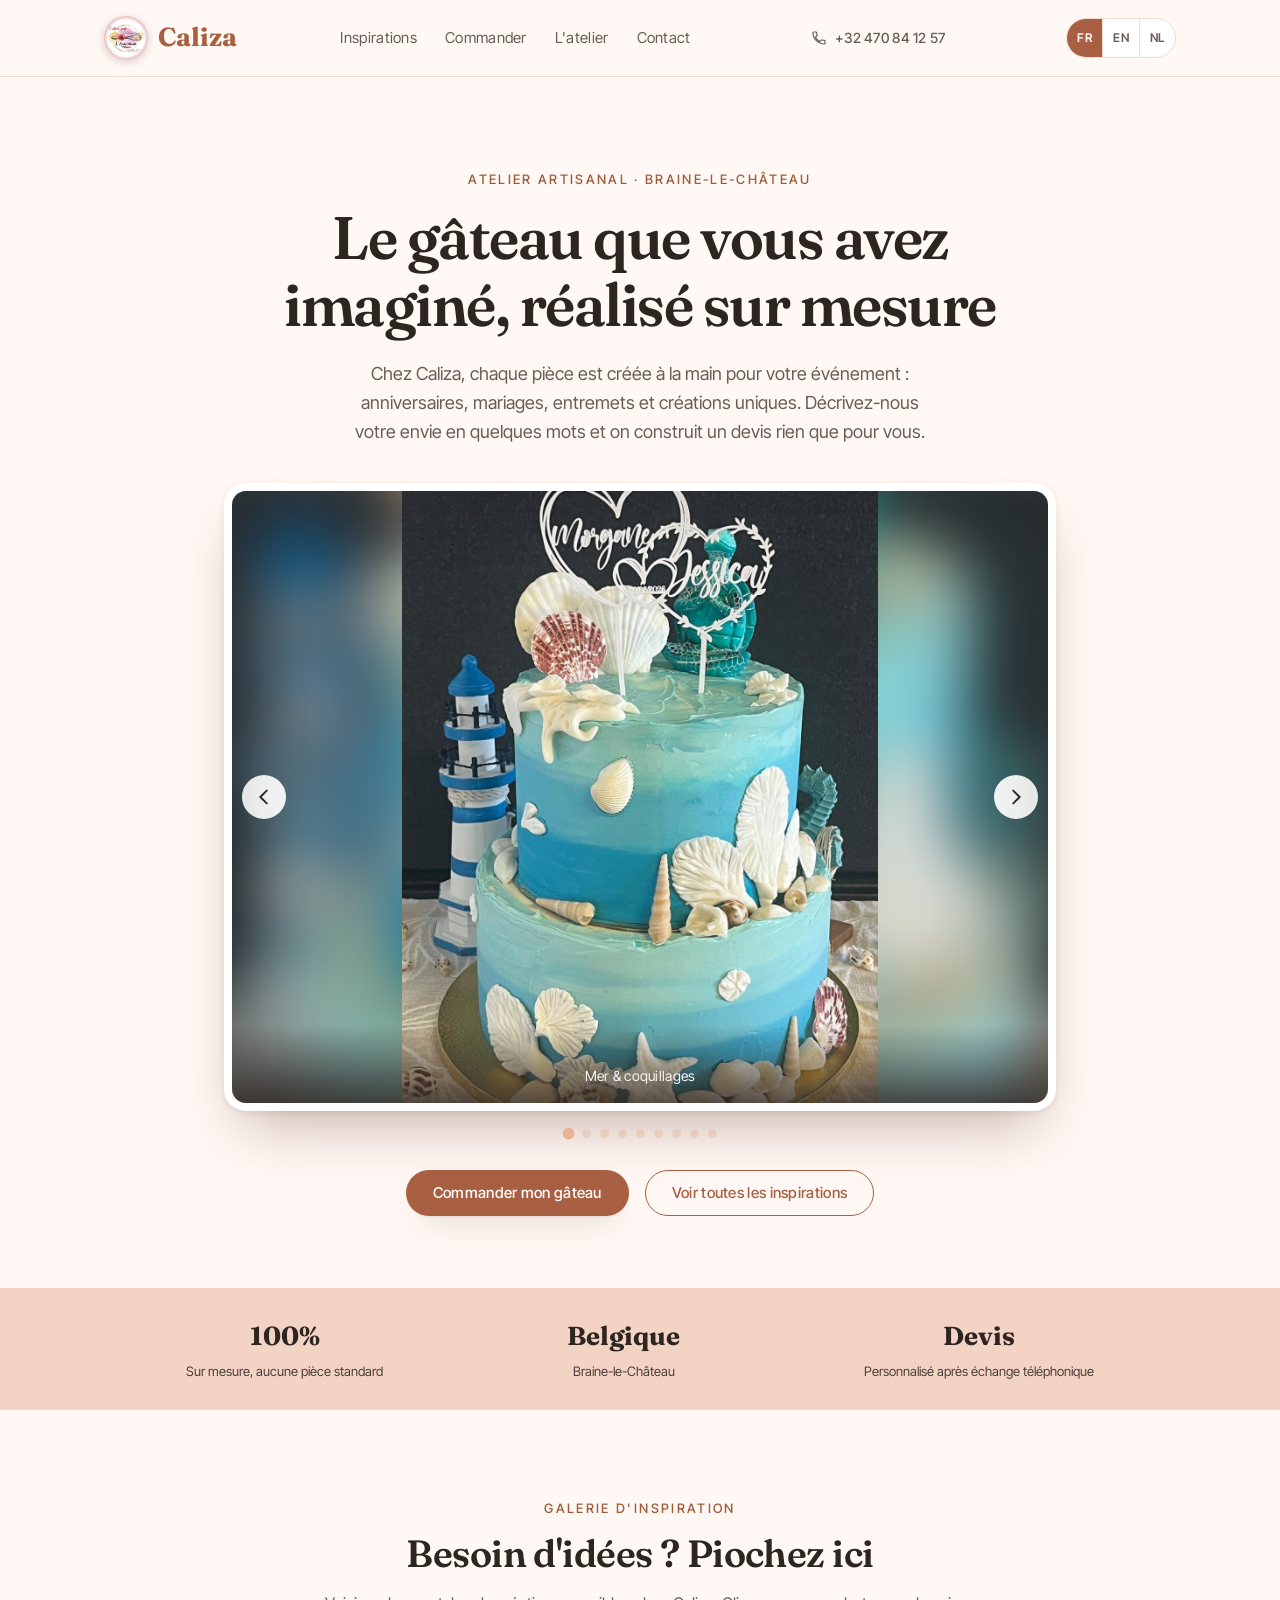
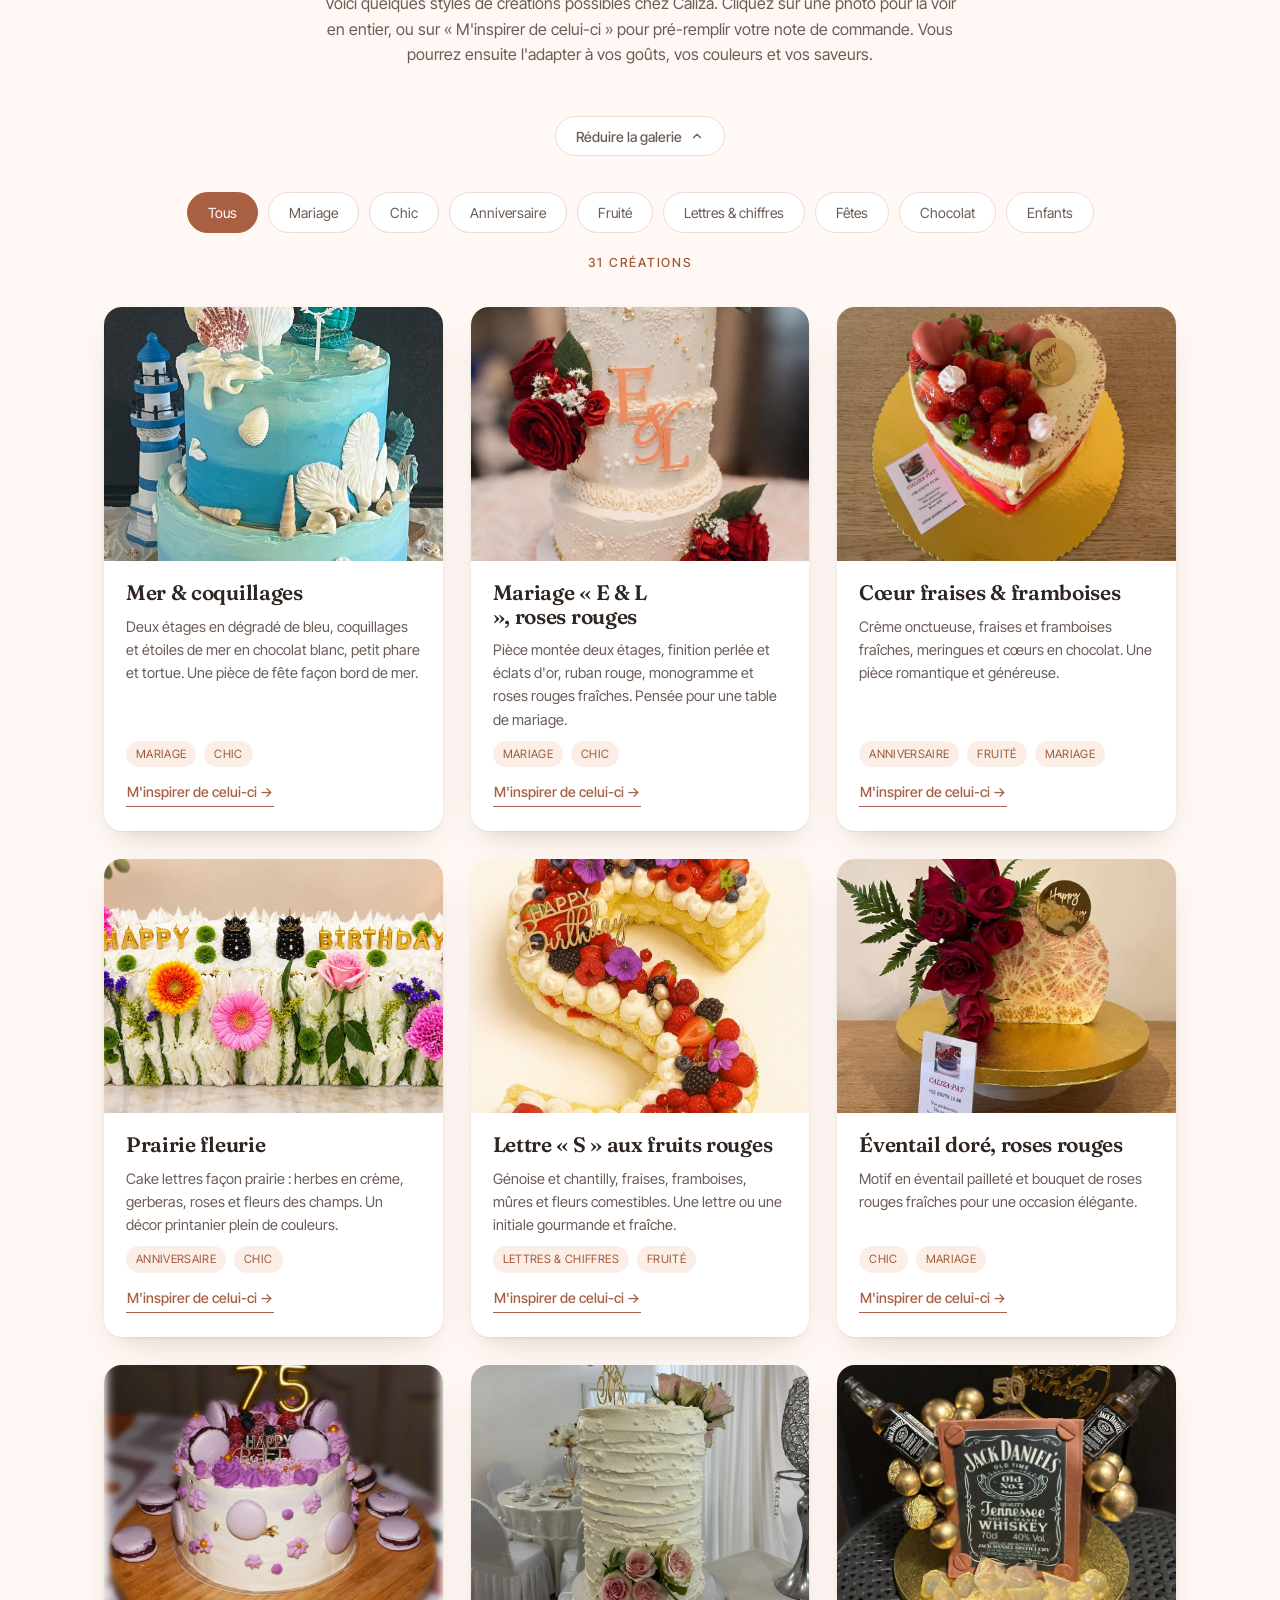
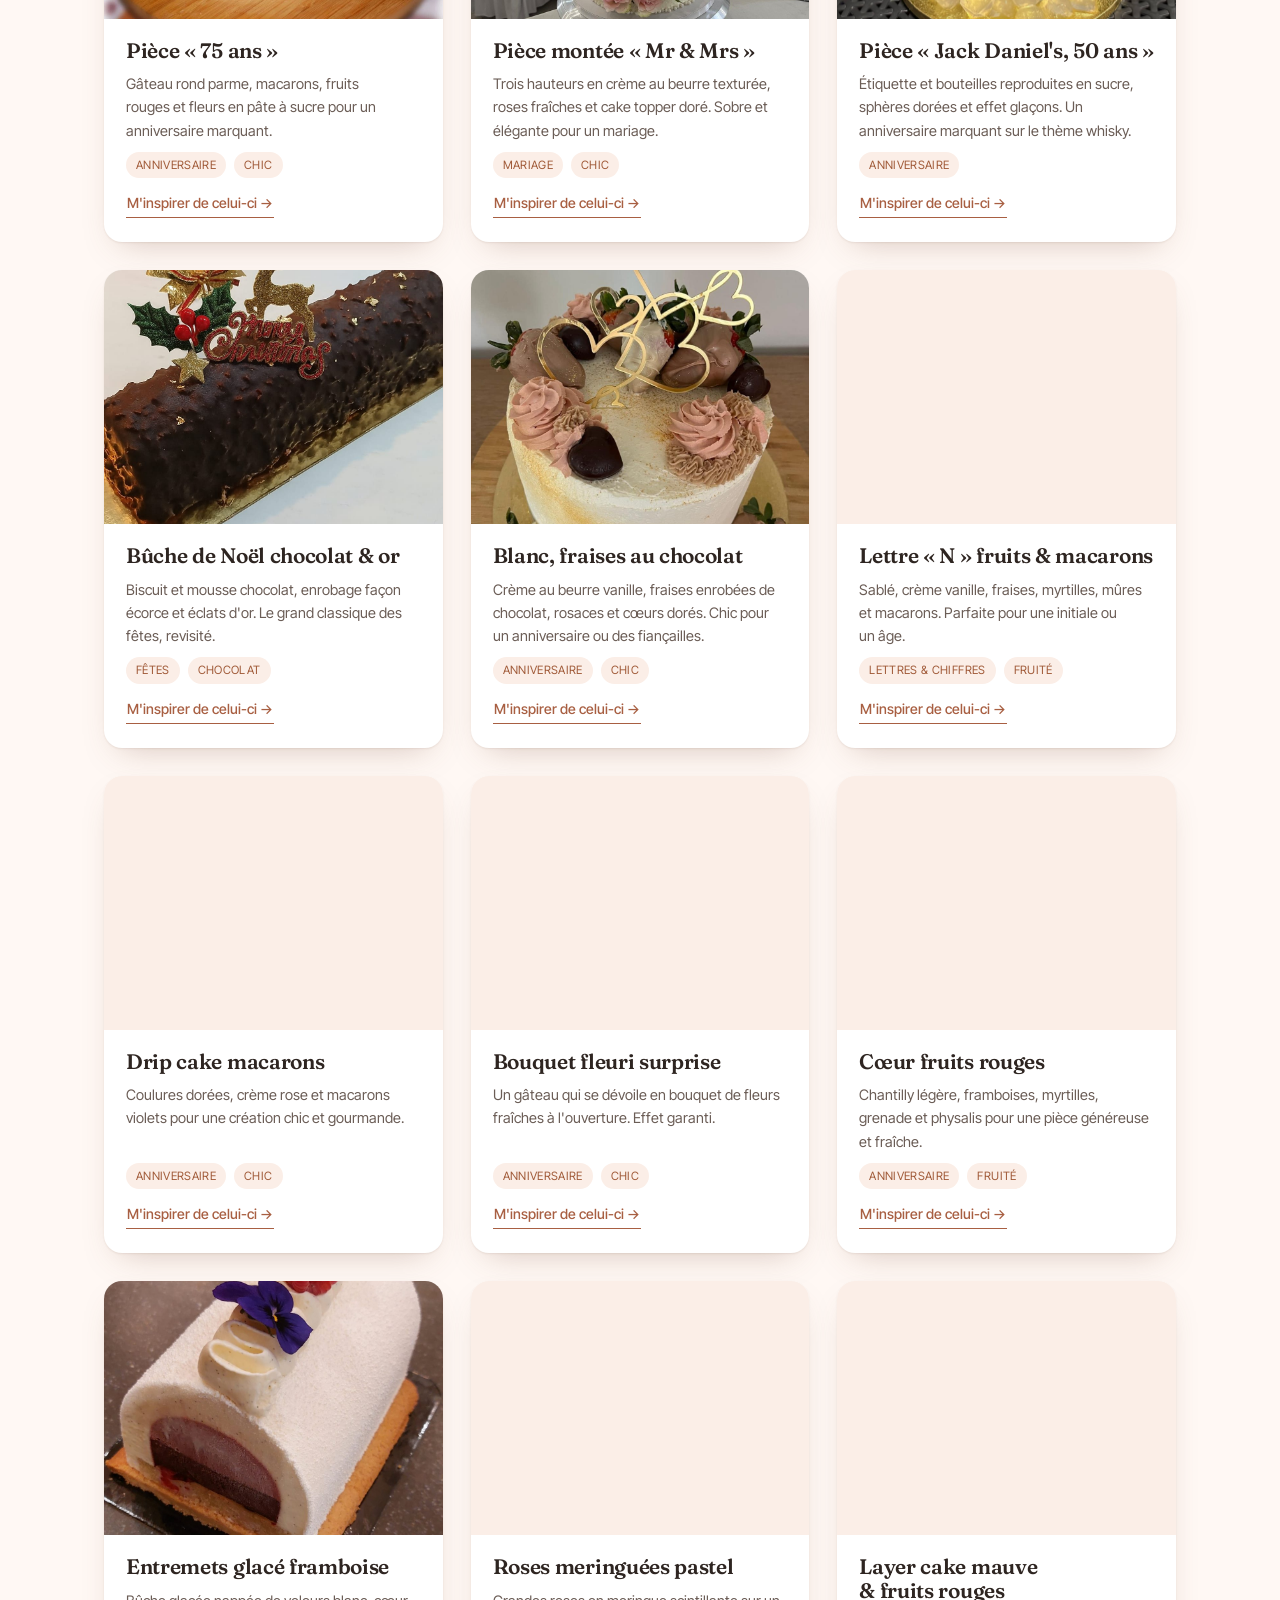
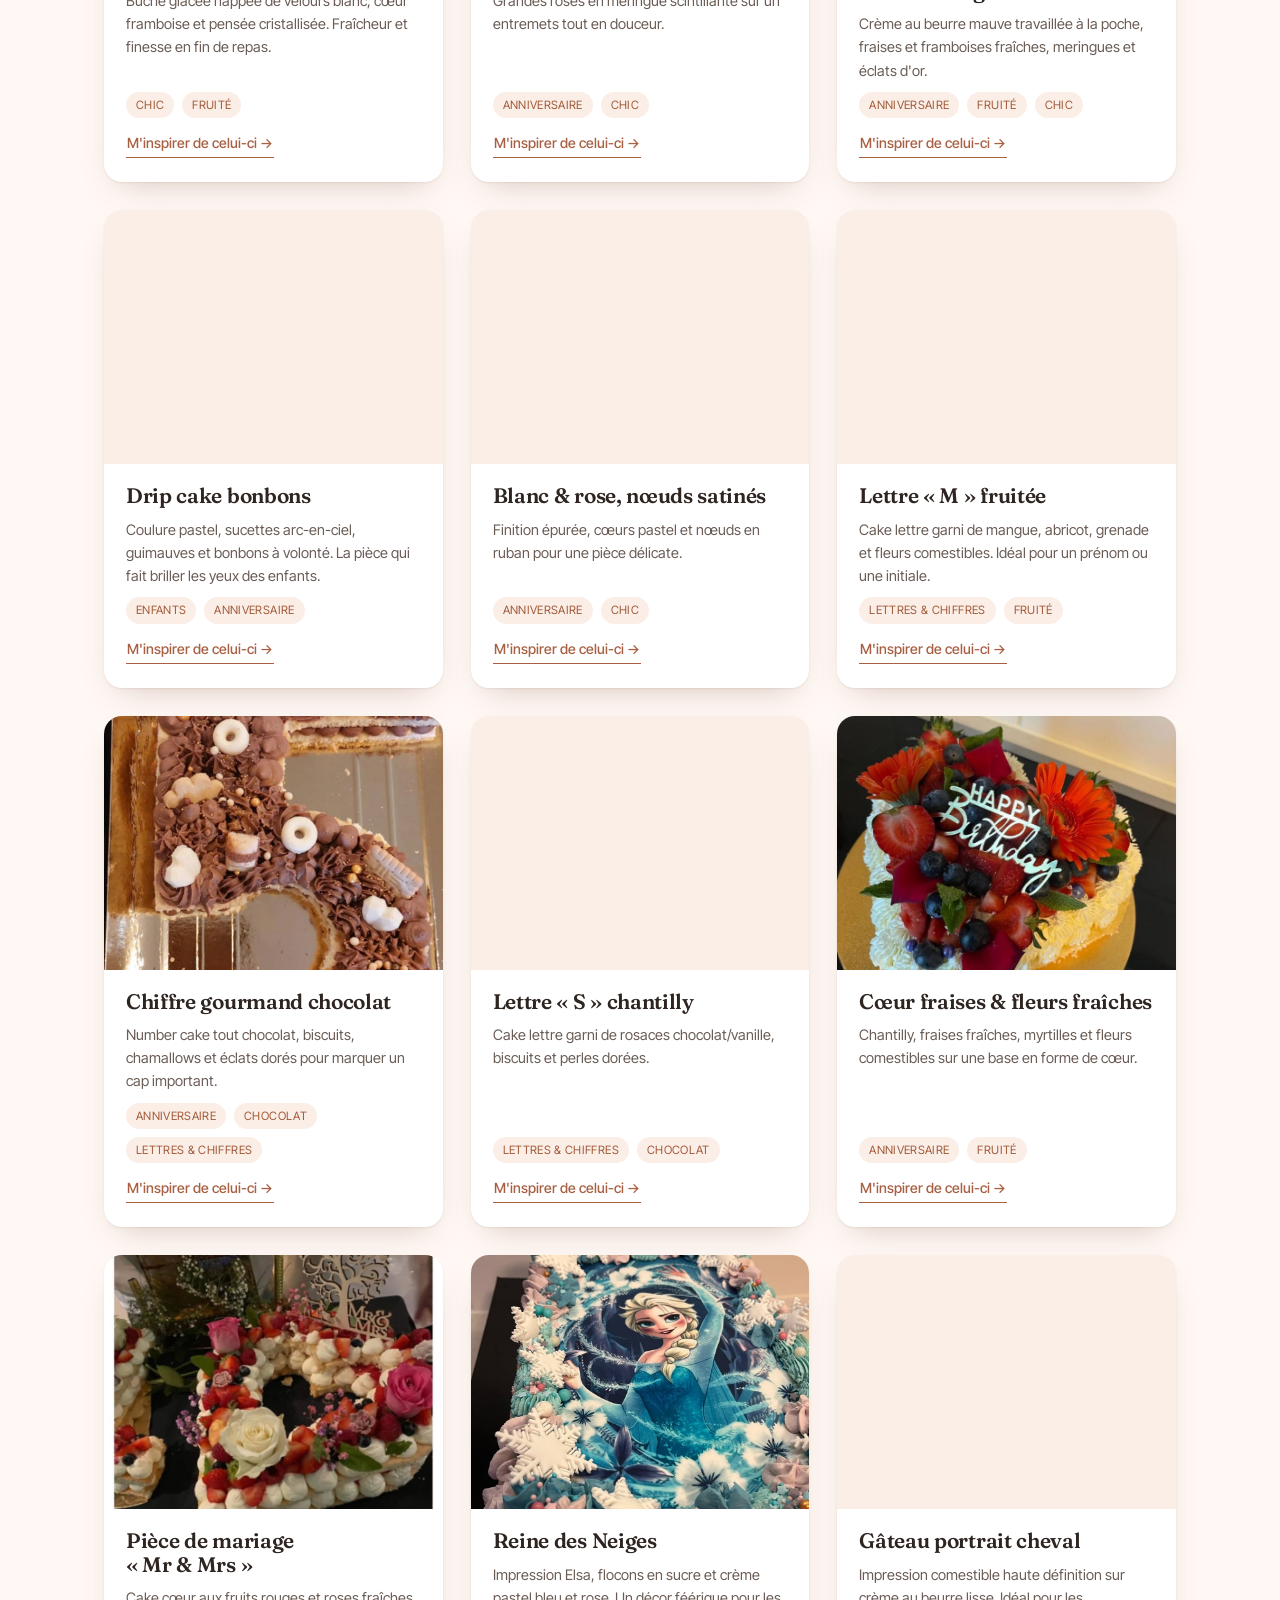
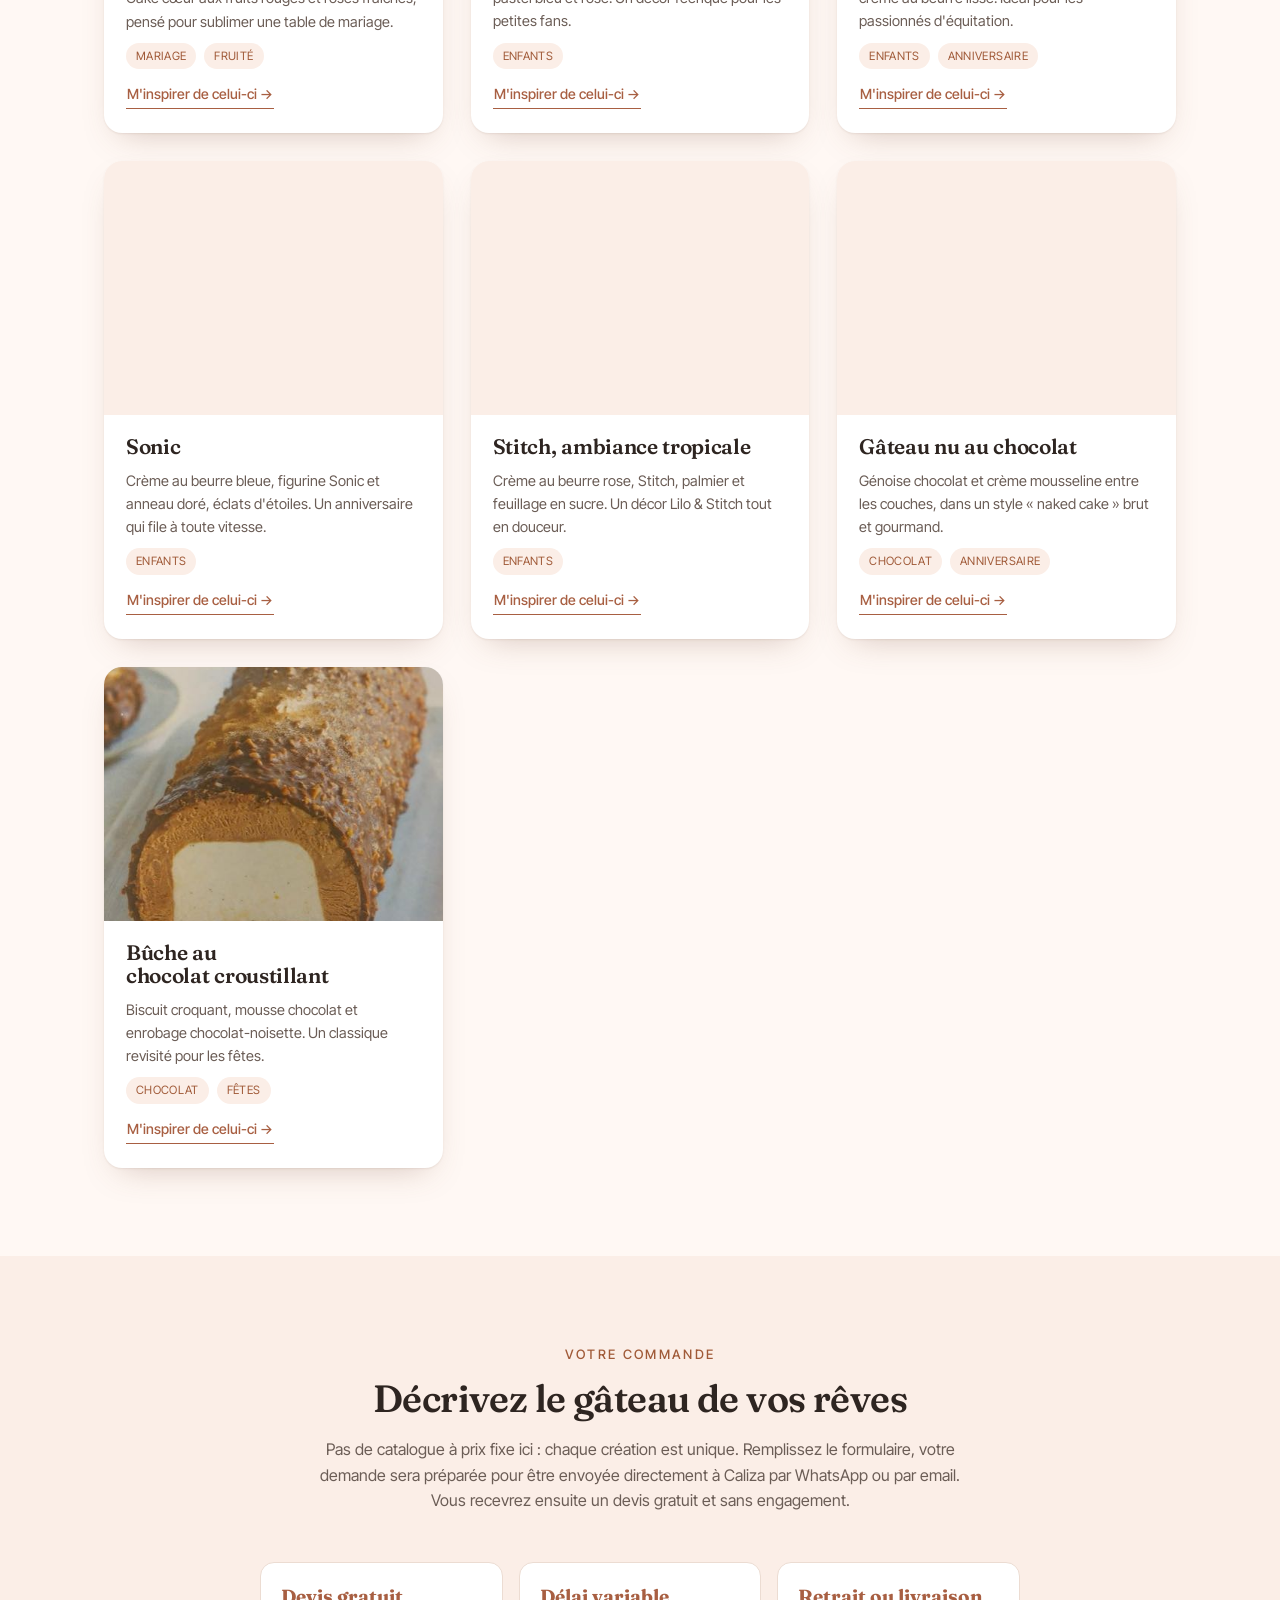
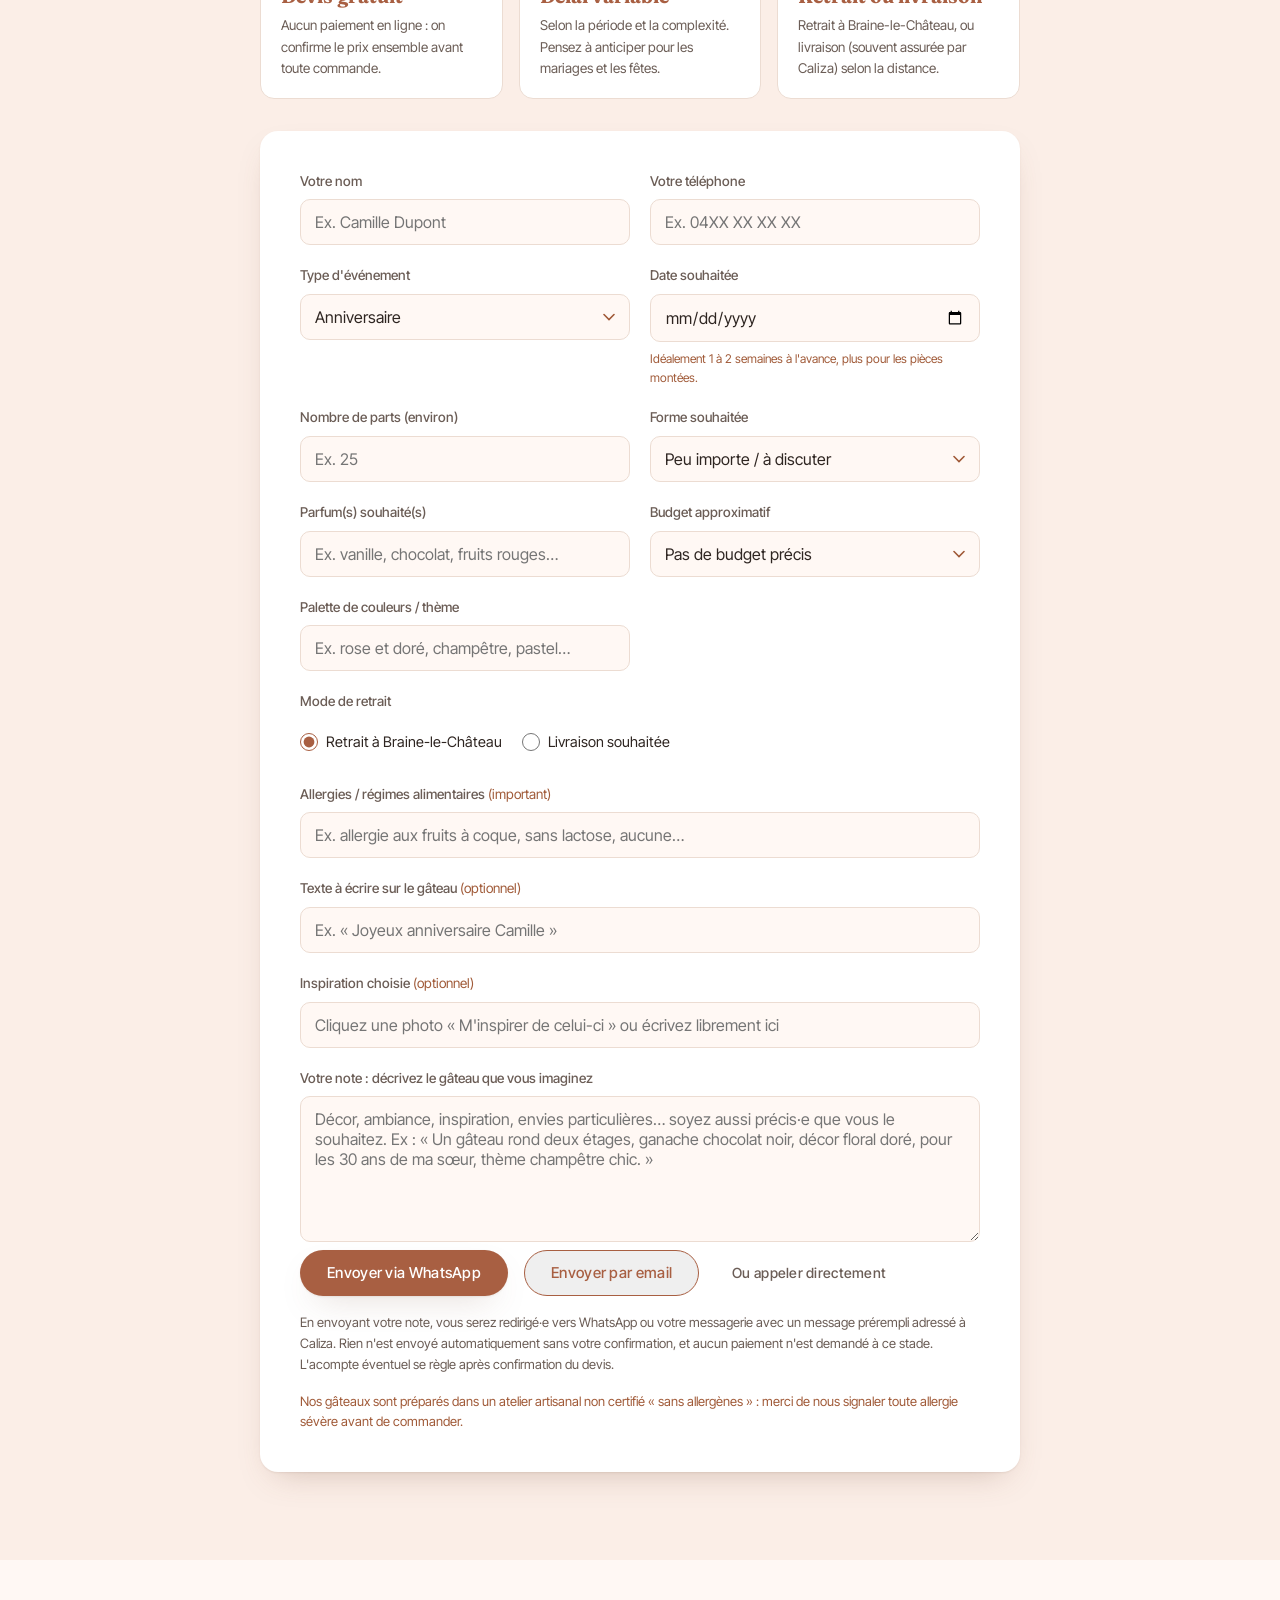
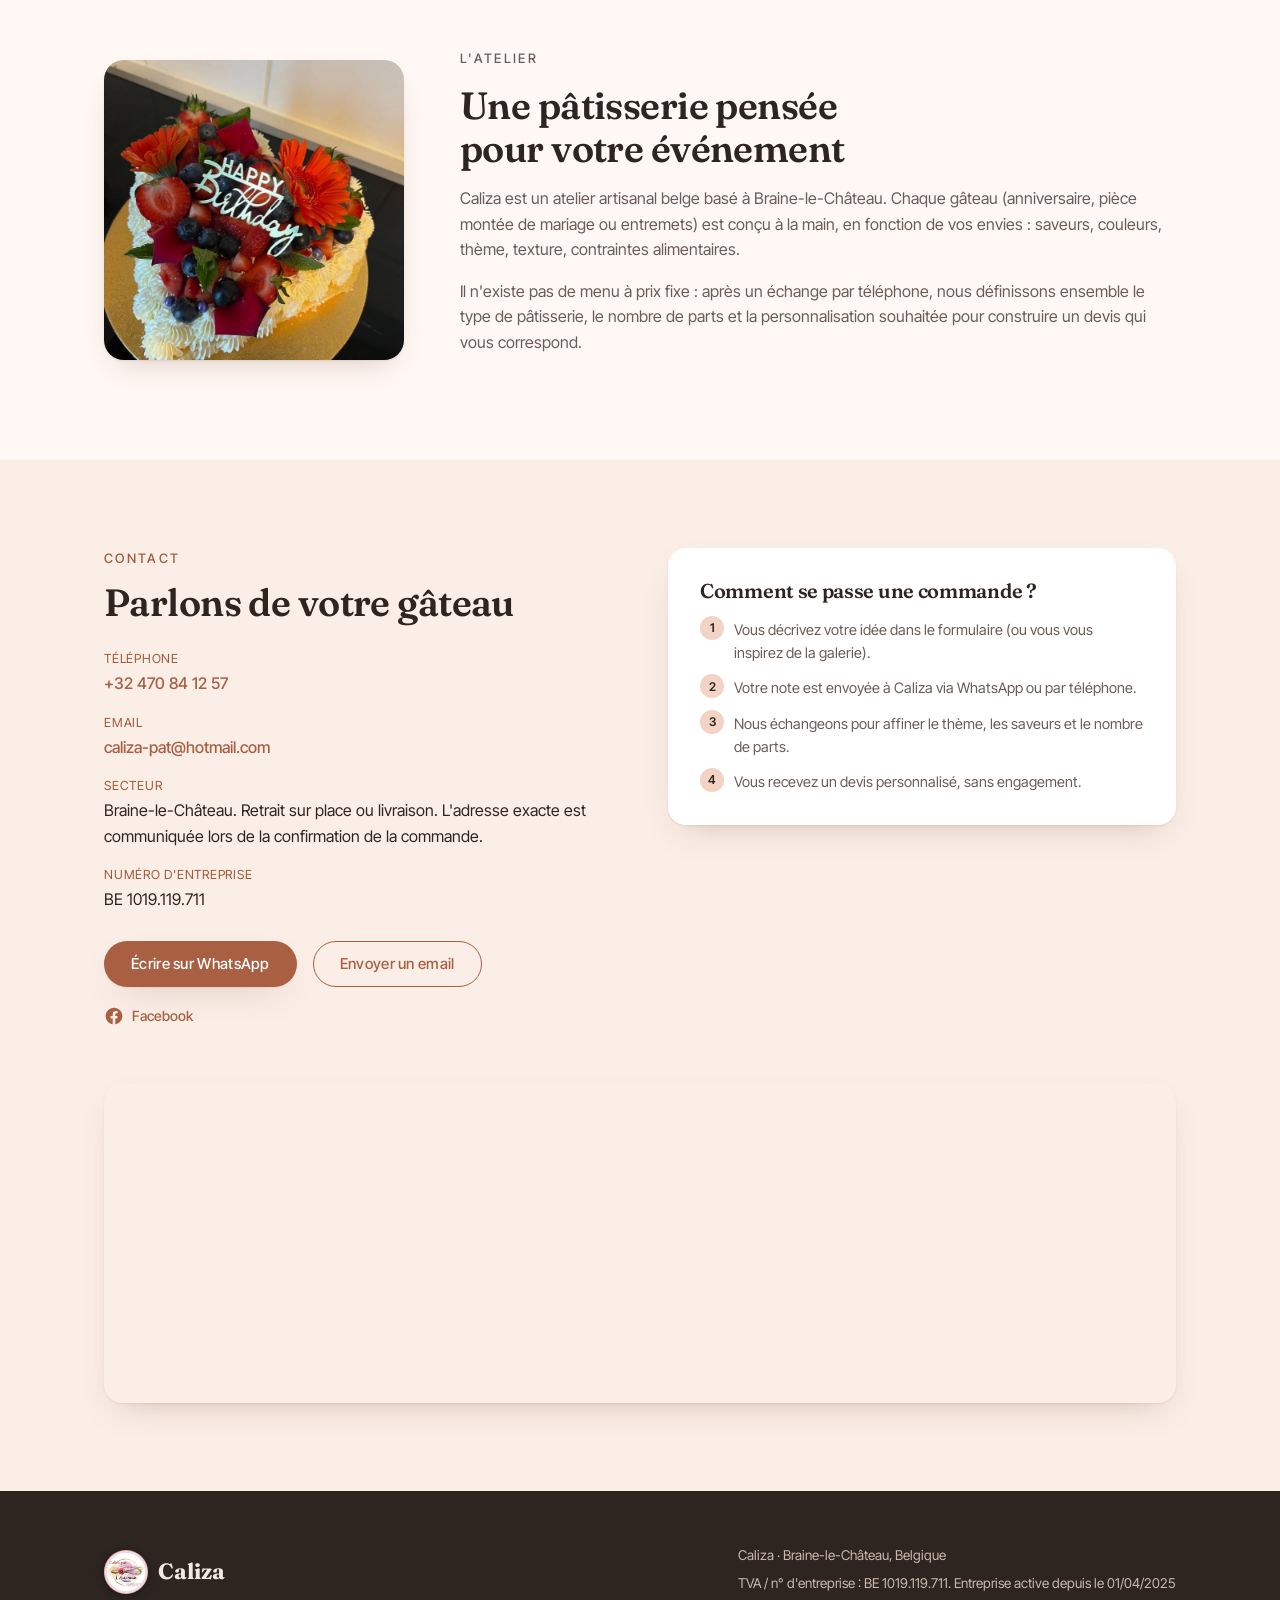
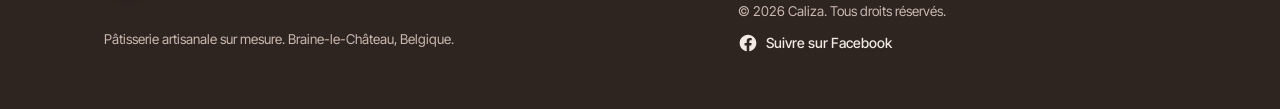
<file: index.html>
<!DOCTYPE html>
<html lang="fr">
<head>
<meta charset="UTF-8">
<meta name="viewport" content="width=device-width, initial-scale=1.0, viewport-fit=cover">
<meta name="theme-color" content="#fff8f4">
<meta name="color-scheme" content="light">
<meta name="format-detection" content="telephone=yes">
<title>Caliza / Pâtisserie artisanale sur mesure</title>
<meta name="description" content="Caliza, atelier artisanal de gâteaux personnalisés à Braine-le-Château. Anniversaires, mariages, entremets sur mesure. Décrivez votre gâteau de rêve, on s'occupe du reste.">
<link rel="canonical" href="https://www.caliza-pat.be/">

<!-- Open Graph / réseaux sociaux -->
<meta property="og:type" content="website">
<meta property="og:locale" content="fr_BE">
<meta property="og:site_name" content="Caliza">
<meta property="og:title" content="Caliza : Pâtisserie artisanale sur mesure">
<meta property="og:description" content="Gâteaux personnalisés faits main à Braine-le-Château : anniversaires, mariages, entremets. Décrivez votre gâteau de rêve, on s'occupe du reste.">
<meta property="og:image" content="https://www.caliza-pat.be/assets/gateaux/mariage-e-l-roses.jpg">
<meta property="og:url" content="https://www.caliza-pat.be/">
<meta name="twitter:card" content="summary_large_image">
<meta name="twitter:title" content="Caliza : Pâtisserie artisanale sur mesure">
<meta name="twitter:description" content="Gâteaux personnalisés faits main à Braine-le-Château. Décrivez votre gâteau de rêve, on s'occupe du reste.">
<meta name="twitter:image" content="https://www.caliza-pat.be/assets/gateaux/mariage-e-l-roses.jpg">

<link rel="icon" href="assets/logo.jpg">
<link rel="apple-touch-icon" href="assets/logo.jpg">
<link rel="preconnect" href="https://fonts.googleapis.com">
<link rel="preconnect" href="https://fonts.gstatic.com" crossorigin>
<link href="https://fonts.googleapis.com/css2?family=Fraunces:opsz,wght@9..144,400..700&family=Inter+Tight:wght@400;500;600&display=swap" rel="stylesheet">
<link rel="stylesheet" href="style.css">
<script type="application/ld+json">
{
  "@context": "https://schema.org",
  "@type": "Bakery",
  "name": "Caliza",
  "alternateName": "Caliza-pat, L'Audacieuse Pâtisserie",
  "image": "https://www.caliza-pat.be/assets/gateaux/mariage-e-l-roses.jpg",
  "telephone": "+32470841257",
  "email": "caliza-pat@hotmail.com",
  "priceRange": "€€",
  "areaServed": "Braine-le-Château",
  "address": {
    "@type": "PostalAddress",
    "addressLocality": "Braine-le-Château",
    "postalCode": "1440",
    "addressCountry": "BE"
  },
  "sameAs": [
    "https://www.facebook.com/share/1EMs3Ksw3k/?mibextid=wwXIfr"
  ]
}
</script>
</head>
<body>

<a class="skip-link" href="#commander" data-i18n="a11y.skip">Aller à la commande</a>

<header class="site-header">
  <div class="wrap header-inner">
    <a href="#top" class="logo">
      <img src="assets/logo.jpg" alt="Caliza-pat, L'Audacieuse Pâtisserie" class="logo-img">
      <span class="logo-text">Caliza</span>
    </a>
    <nav class="nav" id="nav">
      <a href="#inspiration-gallery" data-i18n="nav.inspirations">Inspirations</a>
      <a href="#commander" data-i18n="nav.order">Commander</a>
      <a href="#apropos" data-i18n="nav.atelier">L'atelier</a>
      <a href="#contact" data-i18n="nav.contact">Contact</a>
    </nav>
    <a href="tel:+32470841257" class="btn btn-ghost header-cta">
      <svg class="icon" viewBox="0 0 24 24" aria-hidden="true"><path d="M6.6 10.8a15 15 0 0 0 6.6 6.6l2.2-2.2a1 1 0 0 1 1-.24 11.4 11.4 0 0 0 3.6.58 1 1 0 0 1 1 1V20a1 1 0 0 1-1 1A17 17 0 0 1 3 4a1 1 0 0 1 1-1h3.5a1 1 0 0 1 1 1 11.4 11.4 0 0 0 .58 3.6 1 1 0 0 1-.25 1Z" fill="none" stroke="currentColor" stroke-width="1.8" stroke-linecap="round" stroke-linejoin="round"/></svg>
      +32 470 84 12 57
    </a>
    <div class="lang-switch" id="langSwitch" role="group" data-i18n-aria="a11y.langGroup" aria-label="Choix de la langue">
      <button type="button" class="lang-btn" data-lang="fr" lang="fr">FR</button>
      <button type="button" class="lang-btn" data-lang="en" lang="en">EN</button>
      <button type="button" class="lang-btn" data-lang="nl" lang="nl">NL</button>
    </div>
    <button class="nav-toggle" id="navToggle" data-i18n-aria="a11y.openMenu" aria-label="Ouvrir le menu" aria-expanded="false">
      <span></span><span></span><span></span>
    </button>
  </div>
</header>

<main id="top">

  <section class="hero">
    <div class="wrap hero-inner">
      <p class="eyebrow center" data-i18n="hero.eyebrow">Atelier artisanal · Braine-le-Château</p>
      <h1 data-i18n-html="hero.title">Le gâteau que vous avez <br class="br-md">imaginé, réalisé sur mesure</h1>
      <p class="hero-lede" data-i18n="hero.lede">
        Chez Caliza, chaque pièce est créée à la main pour votre événement : anniversaires,
        mariages, entremets et créations uniques. Décrivez-nous votre envie en quelques mots
        et on construit un devis rien que pour vous.
      </p>
    </div>

    <div class="carousel hero-carousel" id="heroCarousel" aria-roledescription="carrousel" data-i18n-aria="a11y.carousel" aria-label="Créations Caliza">
      <div class="carousel-viewport">
        <div class="carousel-track" id="heroTrack">
          <!-- Slides injected by script.js -->
        </div>
        <button type="button" class="carousel-btn carousel-prev" id="heroPrev" data-i18n-aria="a11y.prevPhoto" aria-label="Photo précédente">
          <svg viewBox="0 0 24 24" aria-hidden="true"><path d="M15 5l-7 7 7 7" fill="none" stroke="currentColor" stroke-width="2" stroke-linecap="round" stroke-linejoin="round"/></svg>
        </button>
        <button type="button" class="carousel-btn carousel-next" id="heroNext" data-i18n-aria="a11y.nextPhoto" aria-label="Photo suivante">
          <svg viewBox="0 0 24 24" aria-hidden="true"><path d="M9 5l7 7-7 7" fill="none" stroke="currentColor" stroke-width="2" stroke-linecap="round" stroke-linejoin="round"/></svg>
        </button>
      </div>
      <div class="carousel-dots" id="heroDots" role="tablist" data-i18n-aria="a11y.carouselPick" aria-label="Choisir une photo"></div>
    </div>

    <div class="wrap hero-actions center">
      <a href="#commander" class="btn btn-primary" data-i18n="hero.ctaOrder">Commander mon gâteau</a>
      <a href="#inspiration-gallery" class="btn btn-outline" data-i18n="hero.ctaGallery">Voir toutes les inspirations</a>
    </div>
  </section>

  <section class="strip">
    <div class="wrap strip-inner">
      <div class="strip-item"><strong data-i18n="strip.1num">100%</strong><span data-i18n="strip.1txt">Sur mesure, aucune pièce standard</span></div>
      <div class="strip-item"><strong data-i18n="strip.2num">Belgique</strong><span data-i18n="strip.2txt">Braine-le-Château</span></div>
      <div class="strip-item"><strong data-i18n="strip.3num">Devis</strong><span data-i18n="strip.3txt">Personnalisé après échange téléphonique</span></div>
    </div>
  </section>

  <section id="inspiration-gallery" class="section">
    <div class="wrap">
      <p class="eyebrow center" data-i18n="gallery.eyebrow">Galerie d'inspiration</p>
      <h2 class="section-title center" data-i18n="gallery.title">Besoin d'idées ? Piochez ici</h2>
      <p class="section-lede center" data-i18n="gallery.lede">
        Voici quelques styles de créations possibles chez Caliza. Cliquez sur une photo pour
        la voir en entier, ou sur « M'inspirer de celui-ci » pour pré-remplir votre note de
        commande. Vous pourrez ensuite l'adapter à vos goûts, vos couleurs et vos saveurs.
      </p>

      <button type="button" class="gallery-toggle" data-gallery-toggle aria-expanded="true" aria-controls="galleryPanel">
        <span class="gallery-toggle-label">Réduire la galerie</span>
        <svg viewBox="0 0 24 24" aria-hidden="true"><path d="M6 9l6 6 6-6" fill="none" stroke="currentColor" stroke-width="2" stroke-linecap="round" stroke-linejoin="round"/></svg>
      </button>

      <div id="galleryPanel">
        <div class="gallery-filters" id="galleryFilters" role="group" data-i18n-aria="a11y.filterGroup" aria-label="Filtrer les inspirations"></div>
        <p class="gallery-count" id="galleryCount" aria-live="polite"></p>

        <div class="gallery" id="gallery">
          <!-- Cards injected by script.js -->
        </div>
      </div>
    </div>
  </section>

  <section id="commander" class="section section-alt">
    <div class="wrap">
      <p class="eyebrow center" data-i18n="order.eyebrow">Votre commande</p>
      <h2 class="section-title center" data-i18n="order.title">Décrivez le gâteau de vos rêves</h2>
      <p class="section-lede center" data-i18n="order.lede">
        Pas de catalogue à prix fixe ici : chaque création est unique. Remplissez le formulaire,
        votre demande sera préparée pour être envoyée directement à Caliza par WhatsApp ou par
        email. Vous recevrez ensuite un devis gratuit et sans engagement.
      </p>

      <div class="order-info">
        <div class="order-info-item">
          <strong data-i18n="oi.1t">Devis gratuit</strong>
          <span data-i18n="oi.1d">Aucun paiement en ligne : on confirme le prix ensemble avant toute commande.</span>
        </div>
        <div class="order-info-item">
          <strong data-i18n="oi.2t">Délai variable</strong>
          <span data-i18n="oi.2d">Selon la période et la complexité. Pensez à anticiper pour les mariages et les fêtes.</span>
        </div>
        <div class="order-info-item">
          <strong data-i18n="oi.3t">Retrait ou livraison</strong>
          <span data-i18n="oi.3d">Retrait à Braine-le-Château, ou livraison (souvent assurée par Caliza) selon la distance.</span>
        </div>
      </div>

      <form class="order-form" id="orderForm">
        <div class="form-grid">
          <div class="field">
            <label for="name" data-i18n="form.name">Votre nom</label>
            <input type="text" id="name" name="name" required autocomplete="name" data-i18n-ph="ph.name" placeholder="Ex. Camille Dupont">
          </div>
          <div class="field">
            <label for="phone" data-i18n="form.phone">Votre téléphone</label>
            <input type="tel" id="phone" name="phone" required autocomplete="tel" data-i18n-ph="ph.phone" placeholder="Ex. 04XX XX XX XX">
          </div>
          <div class="field">
            <label for="eventType" data-i18n="form.eventType">Type d'événement</label>
            <select id="eventType" name="eventType">
              <option value="Anniversaire" data-i18n="opt.event.anniv">Anniversaire</option>
              <option value="Mariage / pièce montée" data-i18n="opt.event.wedding">Mariage / pièce montée</option>
              <option value="Entremets" data-i18n="opt.event.entremets">Entremets</option>
              <option value="Baptême / communion" data-i18n="opt.event.bapteme">Baptême / communion</option>
              <option value="Autre occasion" data-i18n="opt.event.autre">Autre occasion</option>
            </select>
          </div>
          <div class="field hidden" id="eventOtherField">
            <label for="eventOther" data-i18n="form.eventOther">Précisez l'occasion</label>
            <input type="text" id="eventOther" name="eventOther" data-i18n-ph="ph.eventOther" placeholder="Ex. départ à la retraite, baby shower, Saint-Valentin…">
          </div>
          <div class="field">
            <label for="date" data-i18n="form.date">Date souhaitée</label>
            <input type="date" id="date" name="date">
            <span class="field-hint" data-i18n="form.dateHint">Idéalement 1 à 2 semaines à l'avance, plus pour les pièces montées.</span>
          </div>
          <div class="field">
            <label for="servings" data-i18n="form.servings">Nombre de parts (environ)</label>
            <input type="number" id="servings" name="servings" min="1" data-i18n-ph="ph.servings" placeholder="Ex. 25">
          </div>
          <div class="field">
            <label for="shape" data-i18n="form.shape">Forme souhaitée</label>
            <select id="shape" name="shape">
              <option value="" data-i18n="opt.shape.any">Peu importe / à discuter</option>
              <option value="Rond" data-i18n="opt.shape.round">Rond</option>
              <option value="Carré / rectangle" data-i18n="opt.shape.square">Carré / rectangle</option>
              <option value="Cœur" data-i18n="opt.shape.heart">Cœur</option>
              <option value="Cake lettre ou chiffre" data-i18n="opt.shape.letter">Cake lettre ou chiffre</option>
              <option value="Pièce montée à étages" data-i18n="opt.shape.tiered">Pièce montée à étages</option>
              <option value="Autre" data-i18n="opt.shape.other">Autre</option>
            </select>
          </div>
          <div class="field">
            <label for="flavor" data-i18n="form.flavor">Parfum(s) souhaité(s)</label>
            <input type="text" id="flavor" name="flavor" data-i18n-ph="ph.flavor" placeholder="Ex. vanille, chocolat, fruits rouges…">
          </div>
          <div class="field">
            <label for="budget" data-i18n="form.budget">Budget approximatif</label>
            <select id="budget" name="budget">
              <option value="" data-i18n="opt.budget.none">Pas de budget précis</option>
              <option value="Moins de 30€" data-i18n="opt.budget.u30">Moins de 30€</option>
              <option value="30€ à 60€" data-i18n="opt.budget.b1">30€ à 60€</option>
              <option value="60€ à 100€" data-i18n="opt.budget.b2">60€ à 100€</option>
              <option value="100€ à 200€" data-i18n="opt.budget.b3">100€ à 200€</option>
              <option value="Plus de 200€" data-i18n="opt.budget.o200">Plus de 200€</option>
            </select>
          </div>
          <div class="field">
            <label for="colors" data-i18n="form.colors">Palette de couleurs / thème</label>
            <input type="text" id="colors" name="colors" data-i18n-ph="ph.colors" placeholder="Ex. rose et doré, champêtre, pastel…">
          </div>
          <div class="field field-full">
            <span class="field-legend" data-i18n="form.fulfilment">Mode de retrait</span>
            <div class="radio-group" id="fulfilmentGroup">
              <label class="radio-option">
                <input type="radio" name="fulfilment" value="Retrait à Braine-le-Château" checked>
                <span data-i18n="radio.pickup">Retrait à Braine-le-Château</span>
              </label>
              <label class="radio-option">
                <input type="radio" name="fulfilment" value="Livraison souhaitée">
                <span data-i18n="radio.delivery">Livraison souhaitée</span>
              </label>
            </div>
          </div>
          <div class="field field-full hidden" id="addressField">
            <label for="address"><span data-i18n="form.address">Adresse de livraison</span> <span class="optional" data-i18n="form.optional">(optionnel)</span></label>
            <input type="text" id="address" name="address" data-i18n-ph="ph.address" placeholder="Rue, numéro, code postal, ville">
            <span class="field-hint" data-i18n="form.addressHint">Vous pouvez aussi nous la communiquer plus tard, de vive voix.</span>
          </div>
          <div class="field field-full">
            <label for="allergies"><span data-i18n="form.allergies">Allergies / régimes alimentaires</span> <span class="optional" data-i18n="form.important">(important)</span></label>
            <input type="text" id="allergies" name="allergies" data-i18n-ph="ph.allergies" placeholder="Ex. allergie aux fruits à coque, sans lactose, aucune…">
          </div>
          <div class="field field-full">
            <label for="cakeText"><span data-i18n="form.cakeText">Texte à écrire sur le gâteau</span> <span class="optional" data-i18n="form.optional">(optionnel)</span></label>
            <input type="text" id="cakeText" name="cakeText" data-i18n-ph="ph.cakeText" placeholder="Ex. « Joyeux anniversaire Camille »">
          </div>
          <div class="field field-full">
            <label for="inspiration"><span data-i18n="form.inspiration">Inspiration choisie</span> <span class="optional" data-i18n="form.optional">(optionnel)</span></label>
            <input type="text" id="inspiration" name="inspiration" data-i18n-ph="ph.inspiration" placeholder="Cliquez une photo « M'inspirer de celui-ci » ou écrivez librement ici">
          </div>
        </div>

        <div class="field field-full">
          <label for="note" data-i18n="form.note">Votre note : décrivez le gâteau que vous imaginez</label>
          <textarea id="note" name="note" rows="6" required data-i18n-ph="ph.note" placeholder="Décor, ambiance, inspiration, envies particulières… soyez aussi précis·e que vous le souhaitez. Ex : « Un gâteau rond deux étages, ganache chocolat noir, décor floral doré, pour les 30 ans de ma sœur, thème champêtre chic. »"></textarea>
        </div>

        <div class="form-actions">
          <button type="submit" class="btn btn-primary" id="sendWhatsapp" data-channel="whatsapp" data-i18n="btn.whatsapp">Envoyer via WhatsApp</button>
          <button type="submit" class="btn btn-outline" id="sendEmail" data-channel="email" data-i18n="btn.email">Envoyer par email</button>
          <a href="tel:+32470841257" class="btn btn-ghost" data-i18n="btn.call">Ou appeler directement</a>
        </div>
        <p class="form-note" data-i18n="note.1">
          En envoyant votre note, vous serez redirigé·e vers WhatsApp ou votre messagerie avec un
          message prérempli adressé à Caliza. Rien n'est envoyé automatiquement sans votre confirmation,
          et aucun paiement n'est demandé à ce stade. L'acompte éventuel se règle après confirmation du devis.
        </p>
        <p class="form-note form-note-caution" data-i18n="note.2">
          Nos gâteaux sont préparés dans un atelier artisanal non certifié « sans allergènes » :
          merci de nous signaler toute allergie sévère avant de commander.
        </p>
      </form>
    </div>
  </section>

  <section id="apropos" class="section">
    <div class="wrap about-grid">
      <div class="about-deco">
        <img src="assets/gateaux/coeur-fraises-fleurs.jpg" data-i18n-alt="about.imgAlt" alt="Création Caliza : gâteau cœur, fraises et fleurs fraîches">
      </div>
      <div>
        <p class="eyebrow" data-i18n="about.eyebrow">L'atelier</p>
        <h2 class="section-title" data-i18n="about.title">Une pâtisserie pensée pour votre événement</h2>
        <p data-i18n="about.p1">
          Caliza est un atelier artisanal belge basé à Braine-le-Château. Chaque gâteau
          (anniversaire, pièce montée de mariage ou entremets) est conçu à la main, en fonction
          de vos envies : saveurs, couleurs, thème, texture, contraintes alimentaires.
        </p>
        <p data-i18n="about.p2">
          Il n'existe pas de menu à prix fixe : après un échange par téléphone, nous définissons
          ensemble le type de pâtisserie, le nombre de parts et la personnalisation souhaitée
          pour construire un devis qui vous correspond.
        </p>
      </div>
    </div>
  </section>

  <section id="contact" class="section section-alt">
    <div class="wrap contact-grid">
      <div>
        <p class="eyebrow" data-i18n="contact.eyebrow">Contact</p>
        <h2 class="section-title" data-i18n="contact.title">Parlons de votre gâteau</h2>
        <ul class="contact-list">
          <li>
            <span class="contact-label" data-i18n="contact.labelPhone">Téléphone</span>
            <a href="tel:+32470841257">+32 470 84 12 57</a>
          </li>
          <li>
            <span class="contact-label" data-i18n="contact.labelEmail">Email</span>
            <a href="mailto:caliza-pat@hotmail.com">caliza-pat@hotmail.com</a>
          </li>
          <li>
            <span class="contact-label" data-i18n="contact.labelSector">Secteur</span>
            <span data-i18n="contact.sectorText">Braine-le-Château. Retrait sur place ou livraison. L'adresse exacte est communiquée lors de la confirmation de la commande.</span>
          </li>
          <li>
            <span class="contact-label" data-i18n="contact.labelVat">Numéro d'entreprise</span>
            <span>BE 1019.119.711</span>
          </li>
        </ul>
        <div class="hero-actions">
          <a href="https://wa.me/32470841257" class="btn btn-primary" target="_blank" rel="noopener" data-i18n="contact.btnWa">Écrire sur WhatsApp</a>
          <a href="mailto:caliza-pat@hotmail.com" class="btn btn-outline" data-i18n="contact.btnEmail">Envoyer un email</a>
        </div>
        <div class="social-links">
          <a href="https://www.facebook.com/share/1EMs3Ksw3k/?mibextid=wwXIfr" target="_blank" rel="noopener" data-i18n-aria="a11y.fbCaliza" aria-label="Caliza sur Facebook" class="social-link">
            <svg viewBox="0 0 24 24" aria-hidden="true"><path d="M22 12.06C22 6.5 17.52 2 12 2S2 6.5 2 12.06c0 5 3.66 9.15 8.44 9.94v-7.03H7.9v-2.9h2.54V9.85c0-2.51 1.49-3.9 3.77-3.9 1.09 0 2.24.2 2.24.2v2.46h-1.26c-1.24 0-1.63.77-1.63 1.56v1.88h2.78l-.44 2.9h-2.34V22c4.78-.79 8.44-4.93 8.44-9.94Z"/></svg>
            <span data-i18n="contact.fb">Facebook</span>
          </a>
        </div>
      </div>
      <div class="contact-card">
        <h3 data-i18n="cc.title">Comment se passe une commande ?</h3>
        <ol>
          <li data-i18n="cc.step1">Vous décrivez votre idée dans le formulaire (ou vous vous inspirez de la galerie).</li>
          <li data-i18n="cc.step2">Votre note est envoyée à Caliza via WhatsApp ou par téléphone.</li>
          <li data-i18n="cc.step3">Nous échangeons pour affiner le thème, les saveurs et le nombre de parts.</li>
          <li data-i18n="cc.step4">Vous recevez un devis personnalisé, sans engagement.</li>
        </ol>
      </div>
      <div class="map-embed">
        <iframe
          src="https://www.google.com/maps?q=Braine-le-Ch%C3%A2teau,%20Belgique&z=13&output=embed"
          title="Localisation approximative à Braine-le-Château"
          data-i18n-title="a11y.mapTitle"
          loading="lazy"
          referrerpolicy="no-referrer-when-downgrade">
        </iframe>
      </div>
    </div>
  </section>

</main>

<footer class="site-footer">
  <div class="wrap footer-inner">
    <div class="footer-brand">
      <img src="assets/logo.jpg" alt="Caliza-pat" class="logo-img">
      <span class="logo-text">Caliza</span>
      <p data-i18n="footer.tagline">Pâtisserie artisanale sur mesure. Braine-le-Château, Belgique.</p>
    </div>
    <div class="footer-legal">
      <p data-i18n="footer.legal1">Caliza · Braine-le-Château, Belgique</p>
      <p data-i18n="footer.legal2">TVA / n° d'entreprise : BE 1019.119.711. Entreprise active depuis le 01/04/2025</p>
      <p>© <span id="year"></span> <span data-i18n="footer.rights">Caliza. Tous droits réservés.</span></p>
      <a href="https://www.facebook.com/share/1EMs3Ksw3k/?mibextid=wwXIfr" target="_blank" rel="noopener" data-i18n-aria="a11y.fbCaliza" aria-label="Caliza sur Facebook" class="social-link social-link-footer">
        <svg viewBox="0 0 24 24" aria-hidden="true"><path d="M22 12.06C22 6.5 17.52 2 12 2S2 6.5 2 12.06c0 5 3.66 9.15 8.44 9.94v-7.03H7.9v-2.9h2.54V9.85c0-2.51 1.49-3.9 3.77-3.9 1.09 0 2.24.2 2.24.2v2.46h-1.26c-1.24 0-1.63.77-1.63 1.56v1.88h2.78l-.44 2.9h-2.34V22c4.78-.79 8.44-4.93 8.44-9.94Z"/></svg>
        <span data-i18n="footer.fb">Suivre sur Facebook</span>
      </a>
    </div>
  </div>
</footer>

<div class="lightbox" id="lightbox" hidden aria-hidden="true" role="dialog" aria-modal="true" data-i18n-aria="a11y.lightbox" aria-label="Photo agrandie">
  <div class="lightbox-backdrop" data-close></div>
  <div class="lightbox-content">
    <button type="button" class="lightbox-close" id="lightboxClose" data-i18n-aria="a11y.close" aria-label="Fermer">
      <svg viewBox="0 0 24 24" aria-hidden="true"><path d="M6 6l12 12M18 6L6 18" fill="none" stroke="currentColor" stroke-width="2" stroke-linecap="round"/></svg>
    </button>
    <button type="button" class="lightbox-nav lightbox-prev" id="lightboxPrev" data-i18n-aria="a11y.prevPhoto" aria-label="Photo précédente">
      <svg viewBox="0 0 24 24" aria-hidden="true"><path d="M15 5l-7 7 7 7" fill="none" stroke="currentColor" stroke-width="2" stroke-linecap="round" stroke-linejoin="round"/></svg>
    </button>
    <figure class="lightbox-figure">
      <img id="lightboxImg" alt="" decoding="async" src="[data-uri]">
      <figcaption id="lightboxCaption"></figcaption>
    </figure>
    <button type="button" class="lightbox-nav lightbox-next" id="lightboxNext" data-i18n-aria="a11y.nextPhoto" aria-label="Photo suivante">
      <svg viewBox="0 0 24 24" aria-hidden="true"><path d="M9 5l7 7-7 7" fill="none" stroke="currentColor" stroke-width="2" stroke-linecap="round" stroke-linejoin="round"/></svg>
    </button>
  </div>
</div>

<script src="i18n.js"></script>
<script src="script.js"></script>
</body>
</html>
</file>
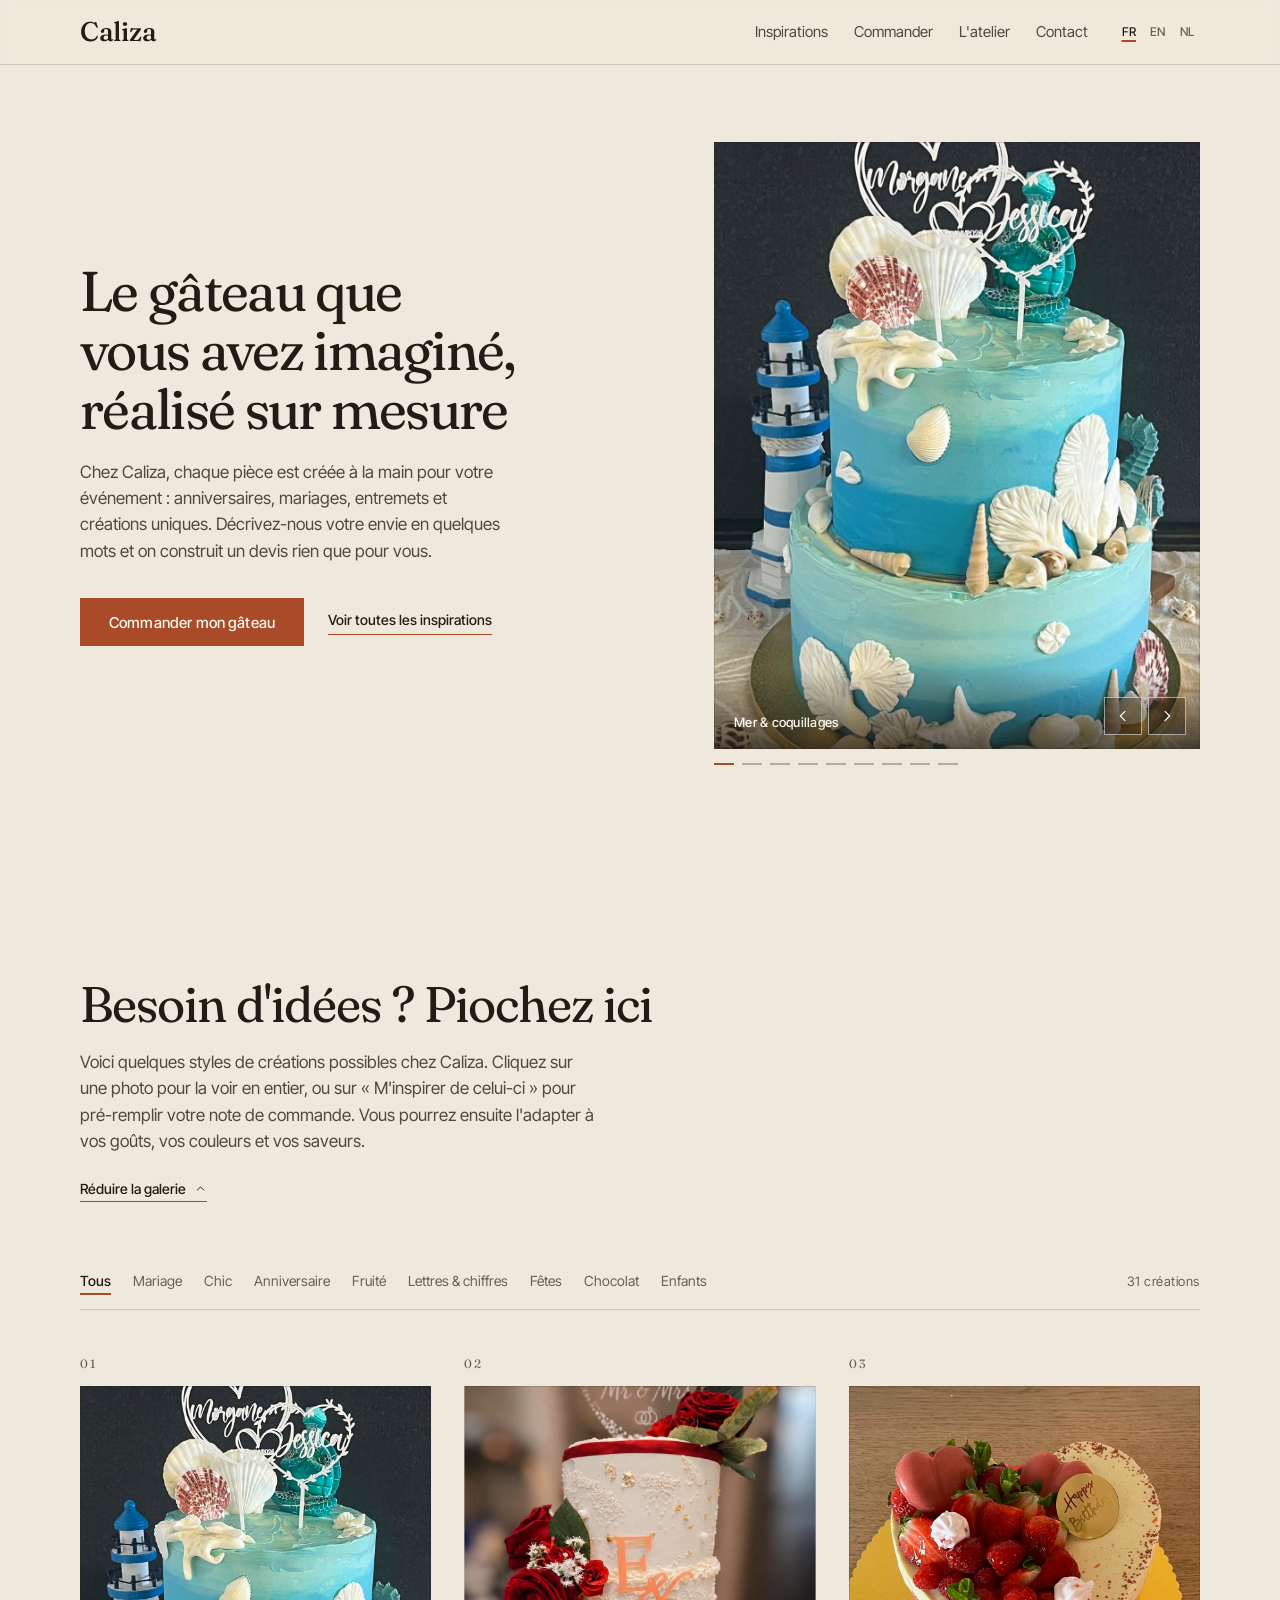
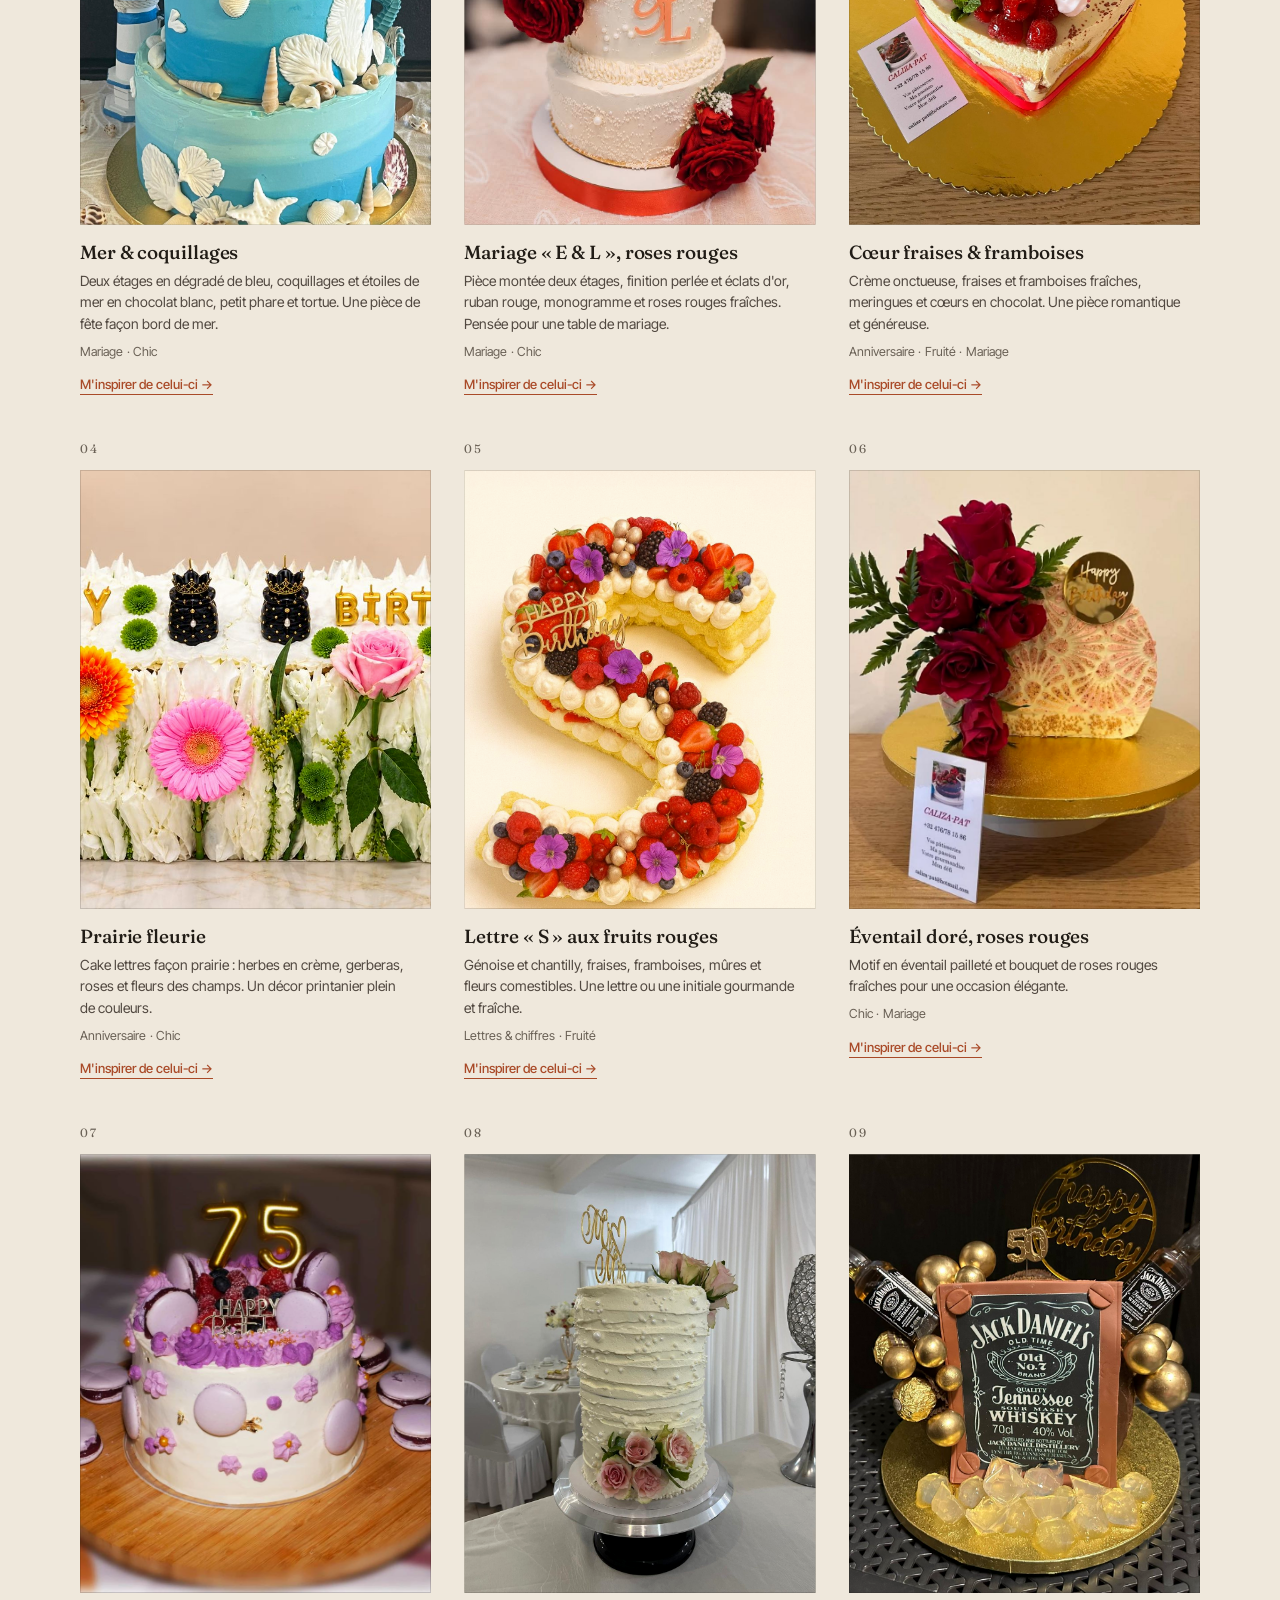
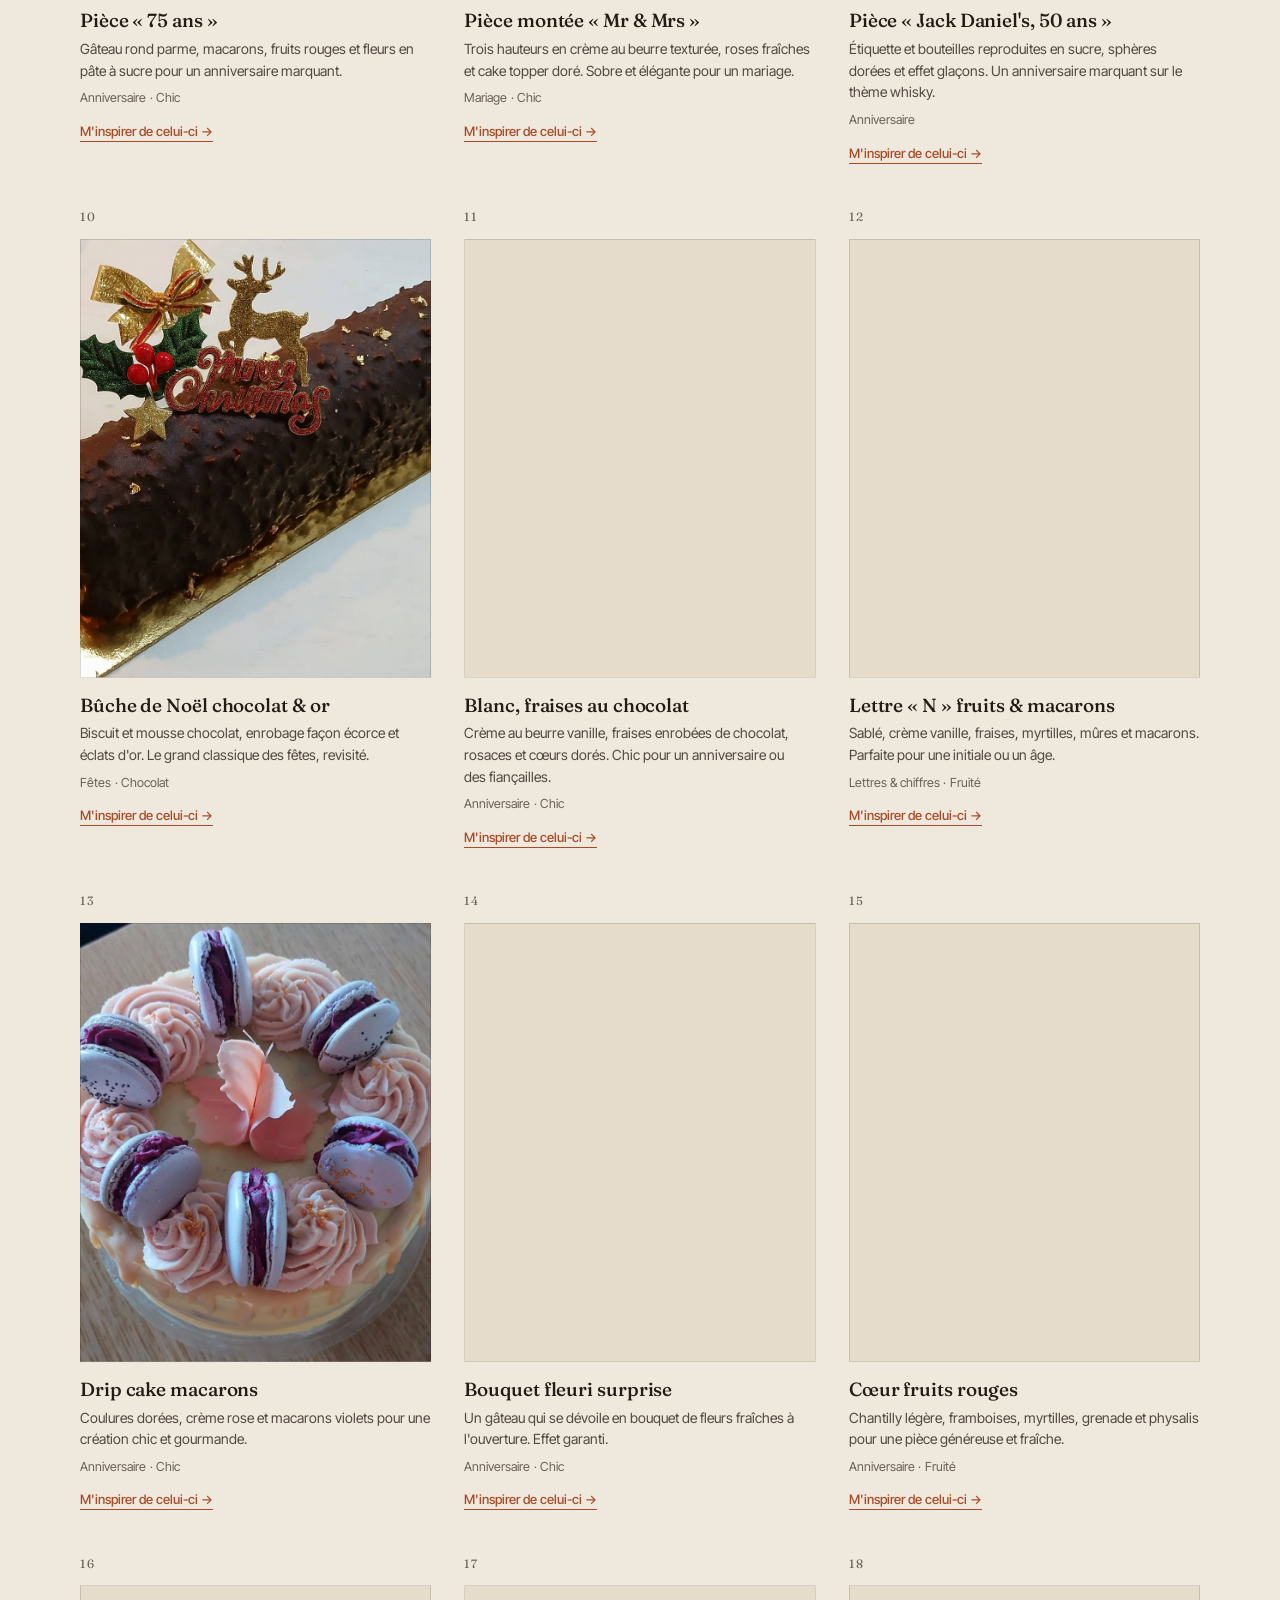
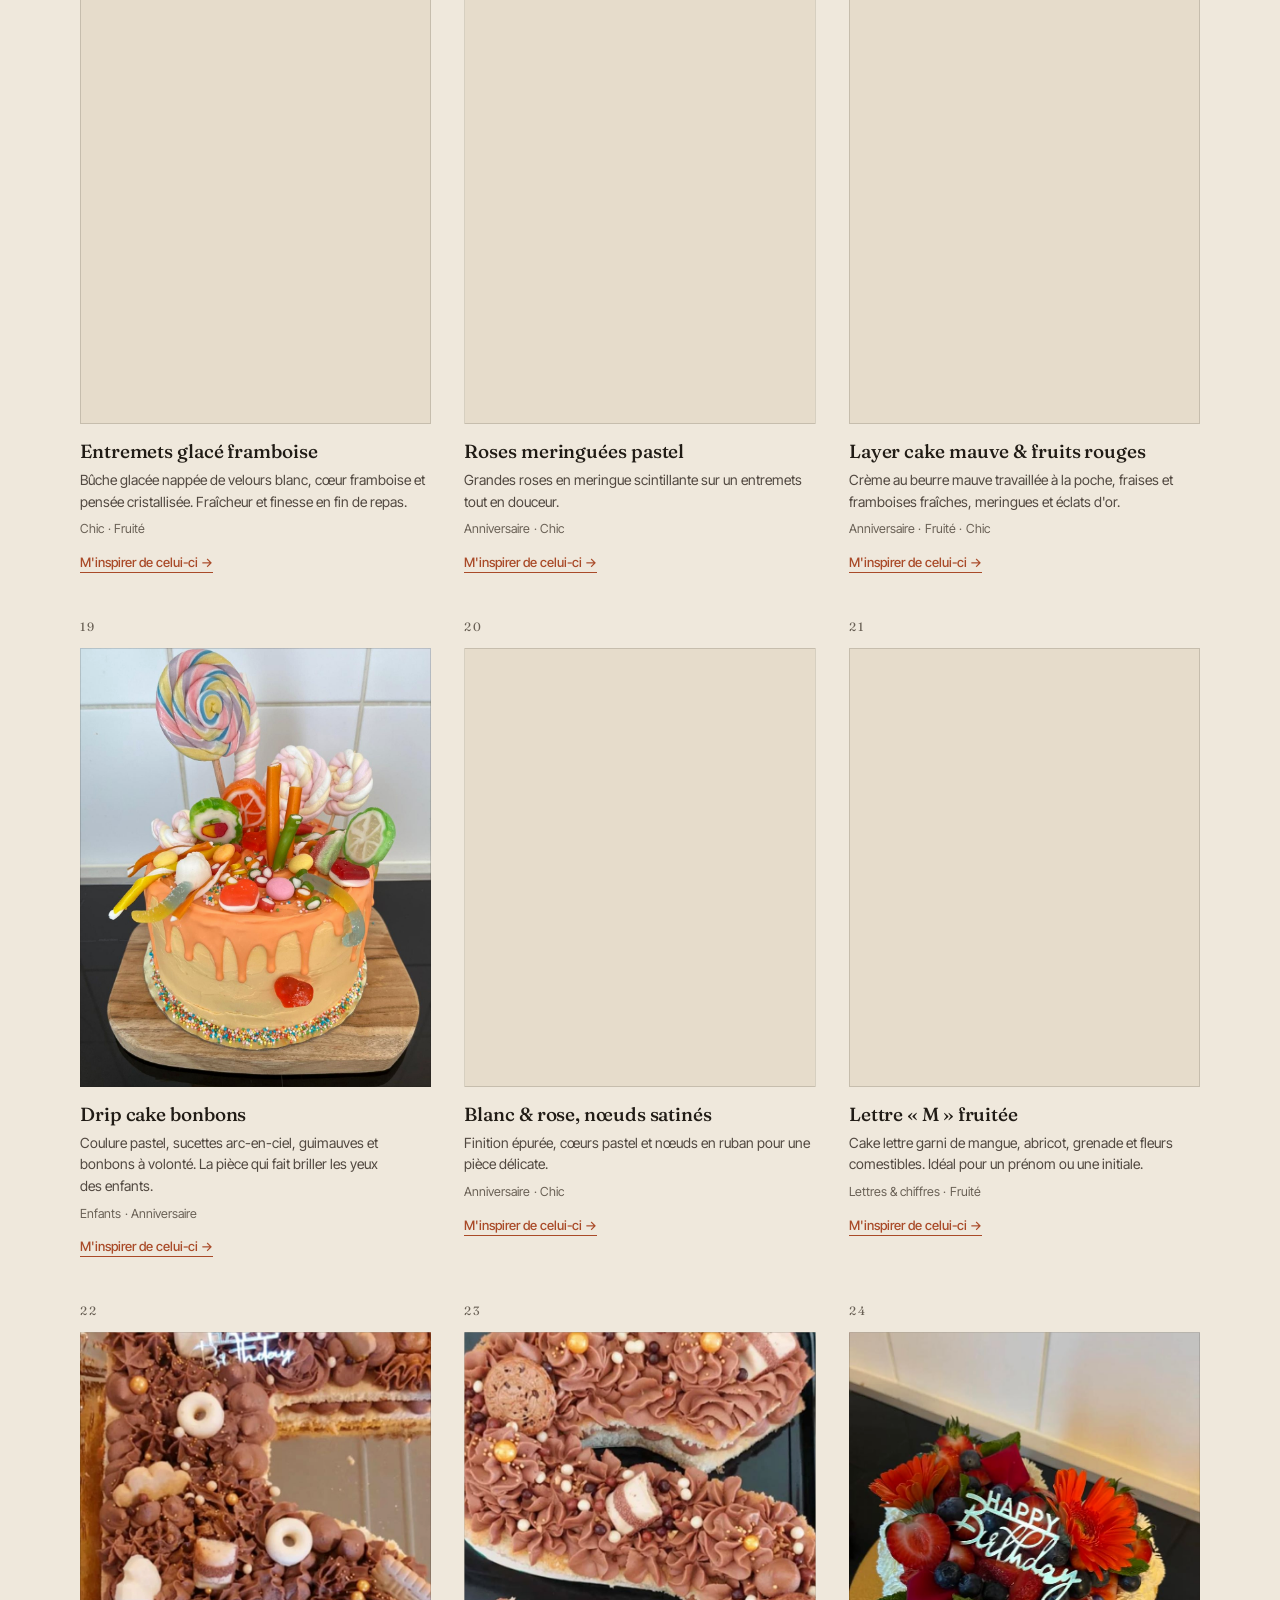
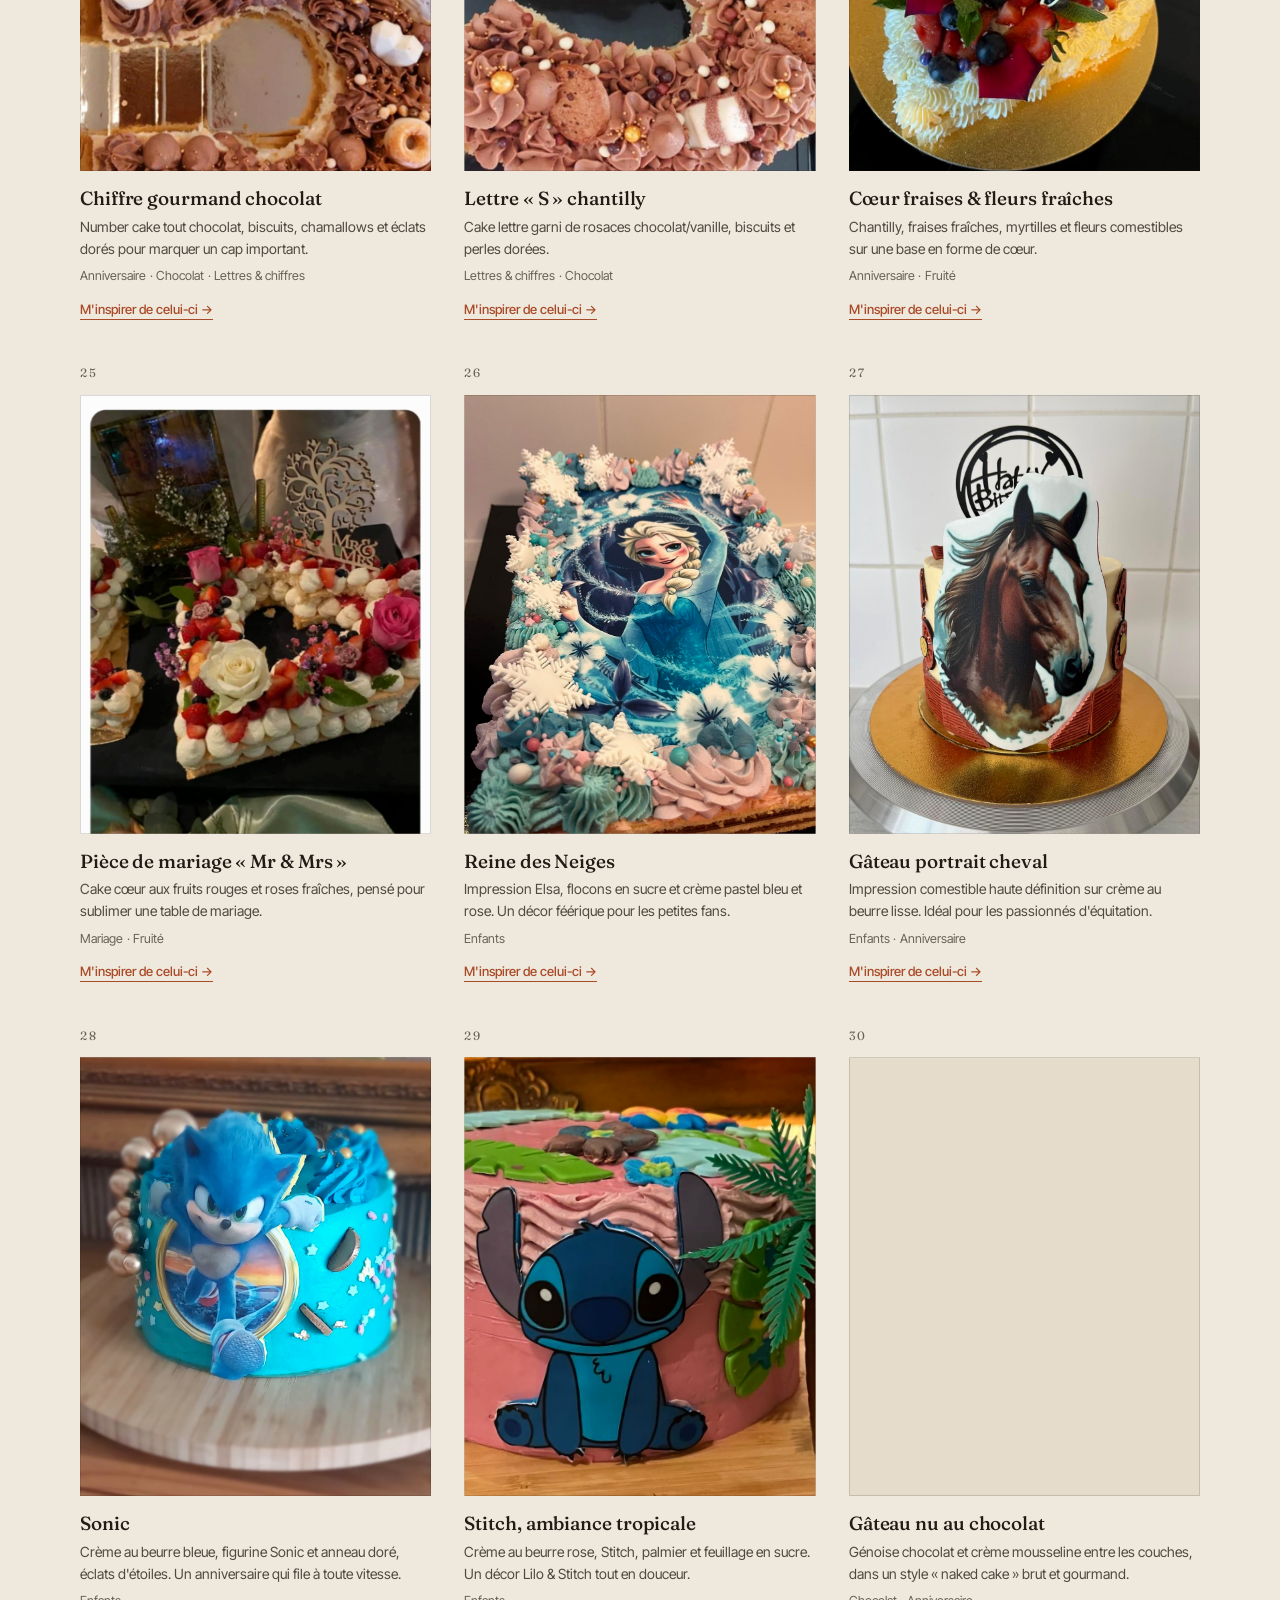
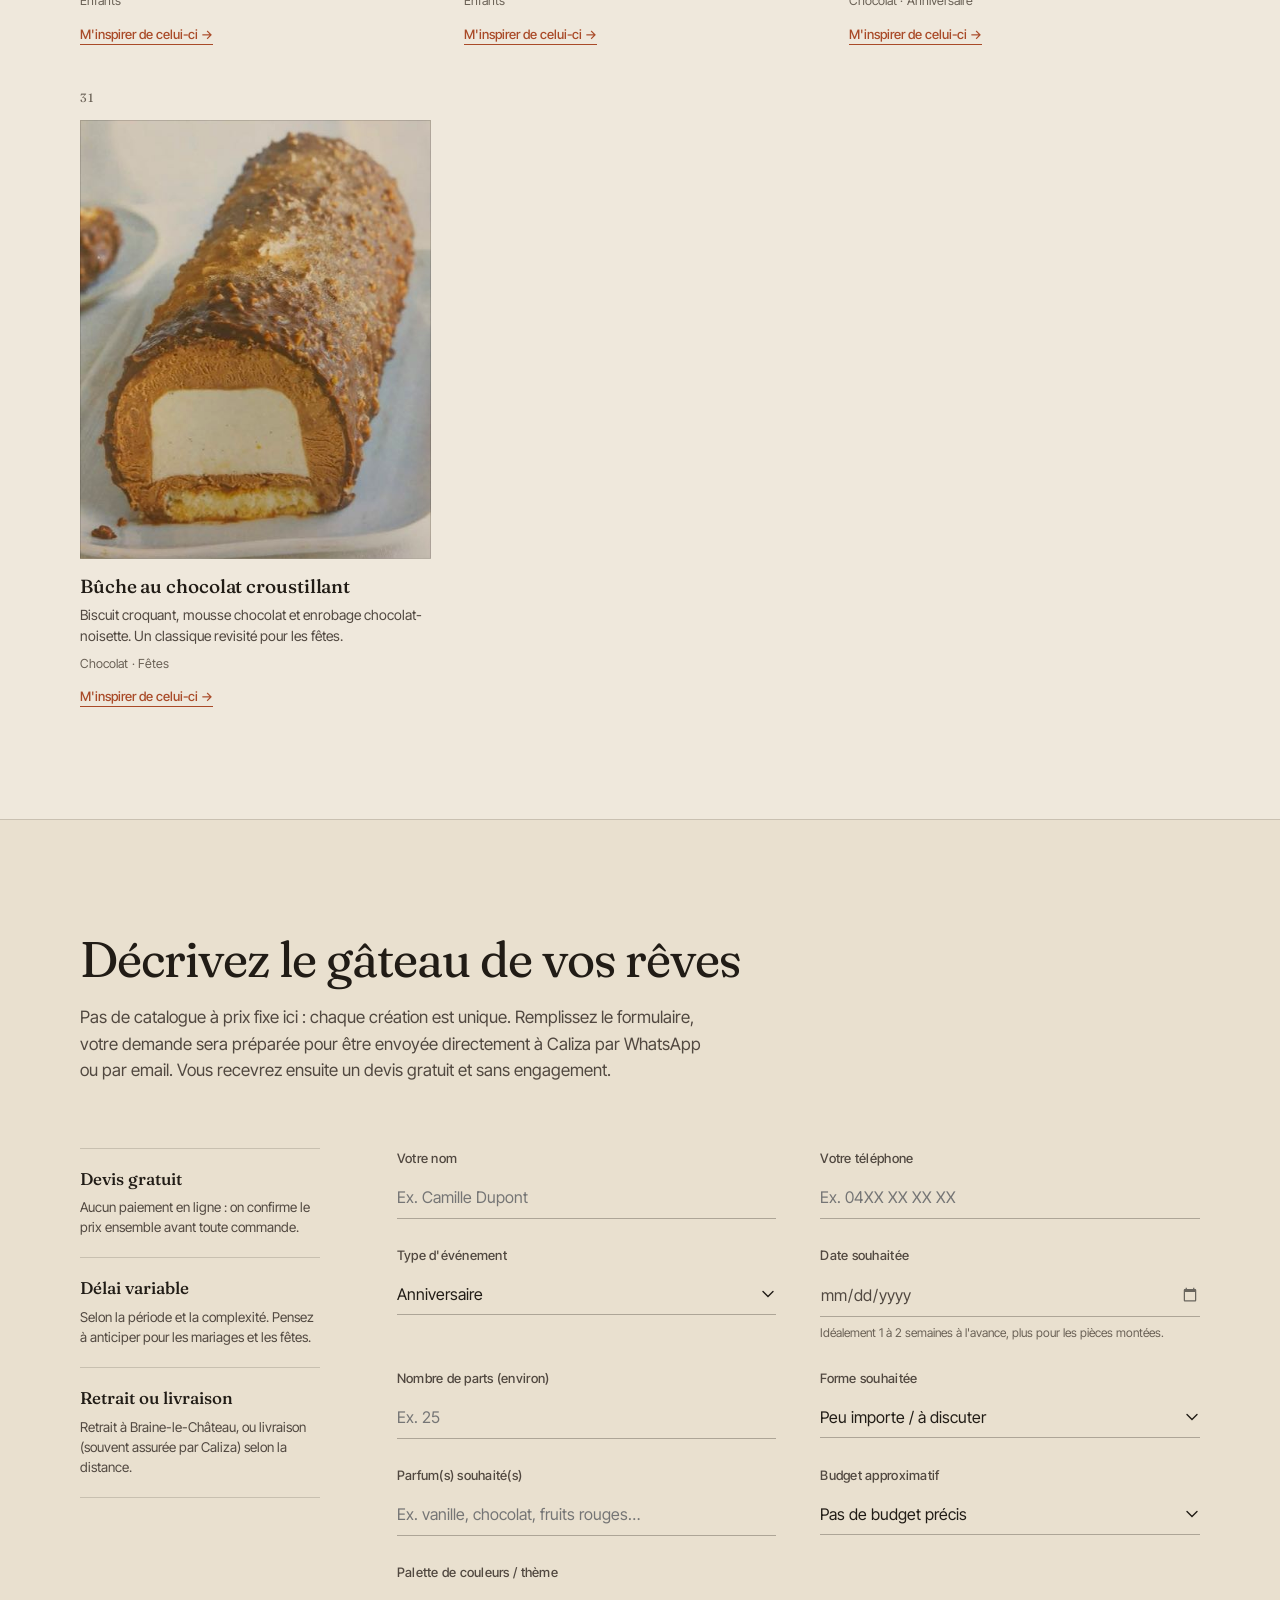
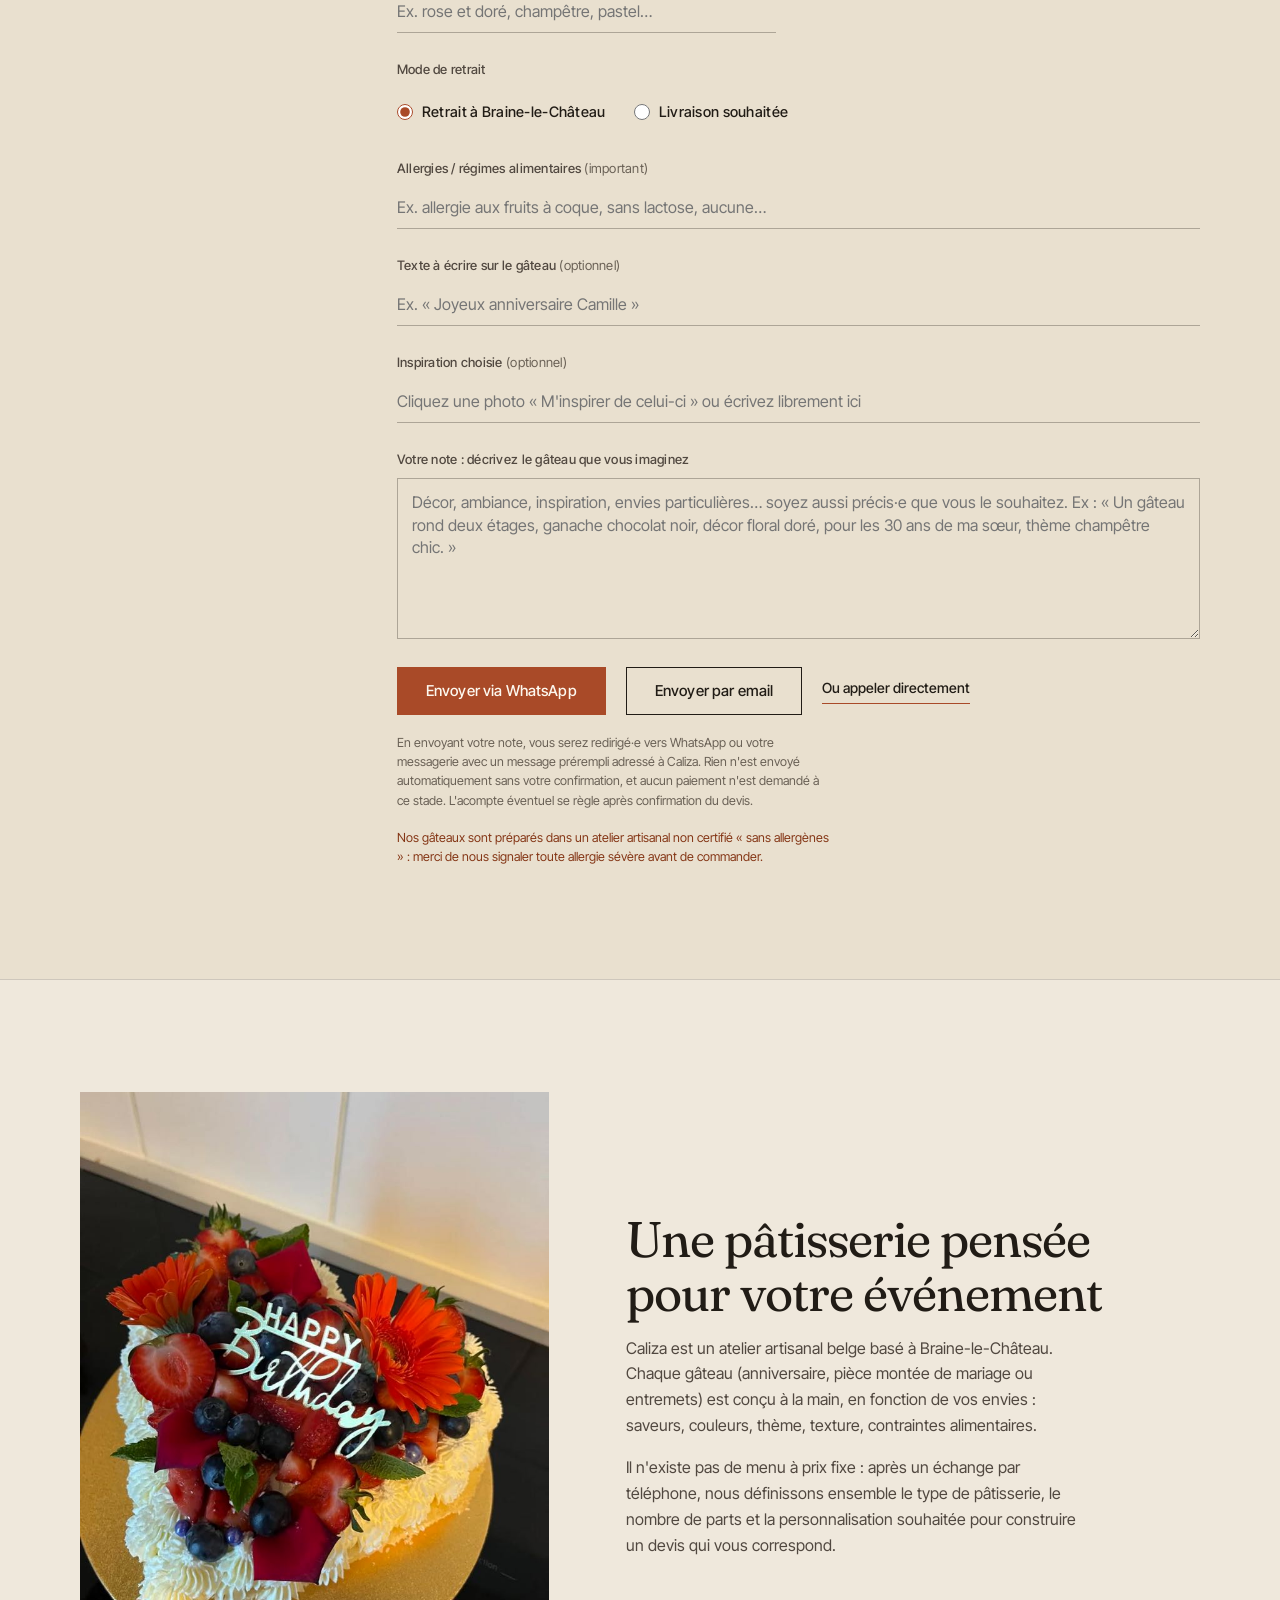
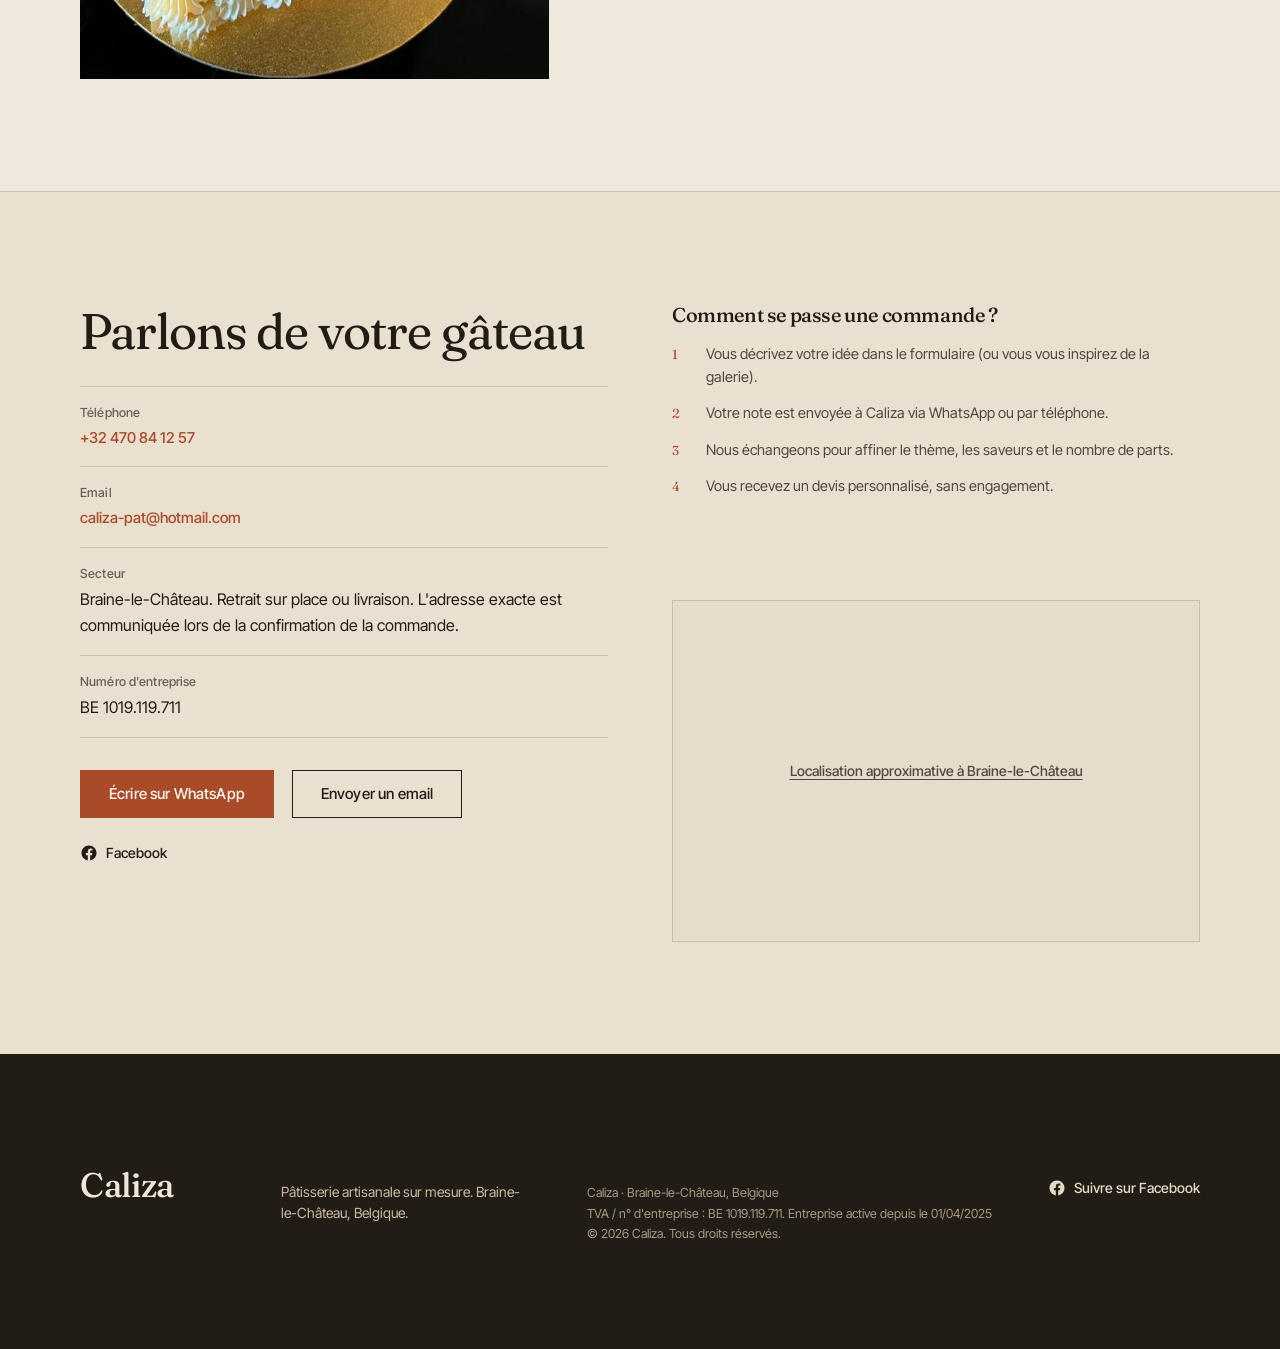
<file: atelier.html>
<!DOCTYPE html>
<html lang="fr">
<head>
<meta charset="UTF-8">
<meta name="viewport" content="width=device-width, initial-scale=1.0, viewport-fit=cover">
<meta name="theme-color" content="#efe8dc">
<meta name="color-scheme" content="light">
<meta name="format-detection" content="telephone=yes">
<title>Caliza / Pâtisserie artisanale sur mesure</title>
<meta name="description" content="Caliza, atelier artisanal de gâteaux personnalisés à Braine-le-Château. Anniversaires, mariages, entremets sur mesure. Décrivez votre gâteau de rêve, on s'occupe du reste.">
<link rel="canonical" href="https://www.caliza-pat.be/">

<meta property="og:type" content="website">
<meta property="og:locale" content="fr_BE">
<meta property="og:site_name" content="Caliza">
<meta property="og:title" content="Caliza : Pâtisserie artisanale sur mesure">
<meta property="og:description" content="Gâteaux personnalisés faits main à Braine-le-Château : anniversaires, mariages, entremets. Décrivez votre gâteau de rêve, on s'occupe du reste.">
<meta property="og:image" content="https://www.caliza-pat.be/assets/gateaux/mer-coquillages.jpg">
<meta property="og:url" content="https://www.caliza-pat.be/">
<meta name="twitter:card" content="summary_large_image">
<meta name="twitter:title" content="Caliza : Pâtisserie artisanale sur mesure">
<meta name="twitter:description" content="Gâteaux personnalisés faits main à Braine-le-Château. Décrivez votre gâteau de rêve, on s'occupe du reste.">
<meta name="twitter:image" content="https://www.caliza-pat.be/assets/gateaux/mer-coquillages.jpg">

<link rel="icon" href="assets/logo.jpg">
<link rel="apple-touch-icon" href="assets/logo.jpg">
<link rel="preconnect" href="https://fonts.googleapis.com">
<link rel="preconnect" href="https://fonts.gstatic.com" crossorigin>
<link href="https://fonts.googleapis.com/css2?family=Fraunces:opsz,wght@9..144,300..700&family=Inter+Tight:wght@400;500;600&display=swap" rel="stylesheet">
<link rel="stylesheet" href="atelier.css">
<script type="application/ld+json">
{
  "@context": "https://schema.org",
  "@type": "Bakery",
  "name": "Caliza",
  "alternateName": "Caliza-pat, L'Audacieuse Pâtisserie",
  "image": "https://www.caliza-pat.be/assets/gateaux/mer-coquillages.jpg",
  "telephone": "+32470841257",
  "email": "caliza-pat@hotmail.com",
  "priceRange": "€€",
  "areaServed": "Braine-le-Château",
  "address": {
    "@type": "PostalAddress",
    "addressLocality": "Braine-le-Château",
    "postalCode": "1440",
    "addressCountry": "BE"
  },
  "sameAs": [
    "https://www.facebook.com/share/1EMs3Ksw3k/?mibextid=wwXIfr"
  ]
}
</script>
</head>
<body>

<a class="skip-link" href="#commander" data-i18n="a11y.skip">Aller à la commande</a>

<header class="masthead">
  <div class="shell masthead-inner">
    <a href="#top" class="wordmark">Caliza</a>
    <nav class="nav" id="nav" aria-label="Navigation">
      <a href="#inspiration-gallery" data-i18n="nav.inspirations">Inspirations</a>
      <a href="#commander" data-i18n="nav.order">Commander</a>
      <a href="#apropos" data-i18n="nav.atelier">L'atelier</a>
      <a href="#contact" data-i18n="nav.contact">Contact</a>
    </nav>
    <div class="lang-switch" id="langSwitch" role="group" data-i18n-aria="a11y.langGroup" aria-label="Choix de la langue">
      <button type="button" class="lang-btn" data-lang="fr" lang="fr">FR</button>
      <button type="button" class="lang-btn" data-lang="en" lang="en">EN</button>
      <button type="button" class="lang-btn" data-lang="nl" lang="nl">NL</button>
    </div>
    <button class="nav-toggle" id="navToggle" data-i18n-aria="a11y.openMenu" aria-label="Ouvrir le menu" aria-expanded="false">
      <span></span><span></span><span></span>
    </button>
  </div>
</header>

<main id="top">

  <section class="opening">
    <div class="shell opening-grid">
      <div class="opening-copy">
        <h1 class="opening-title" data-i18n-html="hero.title">Le gâteau que vous avez <br class="br-md">imaginé, réalisé sur mesure</h1>
        <p class="opening-lede" data-i18n="hero.lede">
          Chez Caliza, chaque pièce est créée à la main pour votre événement : anniversaires,
          mariages, entremets et créations uniques. Décrivez-nous votre envie en quelques mots
          et on construit un devis rien que pour vous.
        </p>
        <div class="opening-actions">
          <a href="#commander" class="button" data-i18n="hero.ctaOrder">Commander mon gâteau</a>
          <a href="#inspiration-gallery" class="textlink" data-i18n="hero.ctaGallery">Voir toutes les inspirations</a>
        </div>
      </div>

      <div class="carousel opening-plate" id="heroCarousel" aria-roledescription="carrousel" data-i18n-aria="a11y.carousel" aria-label="Créations Caliza">
        <div class="carousel-viewport">
          <div class="carousel-track" id="heroTrack"><!-- injected --></div>
          <button type="button" class="carousel-btn carousel-prev" id="heroPrev" data-i18n-aria="a11y.prevPhoto" aria-label="Photo précédente">
            <svg viewBox="0 0 24 24" aria-hidden="true"><path d="M15 5l-7 7 7 7" fill="none" stroke="currentColor" stroke-width="1.6" stroke-linecap="round" stroke-linejoin="round"/></svg>
          </button>
          <button type="button" class="carousel-btn carousel-next" id="heroNext" data-i18n-aria="a11y.nextPhoto" aria-label="Photo suivante">
            <svg viewBox="0 0 24 24" aria-hidden="true"><path d="M9 5l7 7-7 7" fill="none" stroke="currentColor" stroke-width="1.6" stroke-linecap="round" stroke-linejoin="round"/></svg>
          </button>
        </div>
        <div class="carousel-dots" id="heroDots" role="tablist" data-i18n-aria="a11y.carouselPick" aria-label="Choisir une photo"></div>
      </div>
    </div>
  </section>

  <section id="inspiration-gallery" class="movement">
    <div class="shell">
      <div class="movement-head">
        <h2 class="section-title" data-i18n="gallery.title">Besoin d'idées ? Piochez ici</h2>
        <p class="section-lede" data-i18n="gallery.lede">
          Voici quelques styles de créations possibles chez Caliza. Cliquez sur une photo pour
          la voir en entier, ou sur « M'inspirer de celui-ci » pour pré-remplir votre note de
          commande. Vous pourrez ensuite l'adapter à vos goûts, vos couleurs et vos saveurs.
        </p>
        <button type="button" class="gallery-toggle" data-gallery-toggle aria-expanded="true" aria-controls="galleryPanel">
          <span class="gallery-toggle-label">Réduire la galerie</span>
          <svg viewBox="0 0 24 24" aria-hidden="true"><path d="M6 9l6 6 6-6" fill="none" stroke="currentColor" stroke-width="1.8" stroke-linecap="round" stroke-linejoin="round"/></svg>
        </button>
      </div>

      <div id="galleryPanel">
        <div class="index-bar">
          <div class="gallery-filters" id="galleryFilters" role="group" data-i18n-aria="a11y.filterGroup" aria-label="Filtrer les inspirations"></div>
          <p class="gallery-count" id="galleryCount" aria-live="polite"></p>
        </div>

        <div class="gallery" id="gallery"><!-- injected --></div>
      </div>
    </div>
  </section>

  <section id="commander" class="movement movement-work">
    <div class="shell">
      <div class="movement-head">
        <h2 class="section-title" data-i18n="order.title">Décrivez le gâteau de vos rêves</h2>
        <p class="section-lede" data-i18n="order.lede">
          Pas de catalogue à prix fixe ici : chaque création est unique. Remplissez le formulaire,
          votre demande sera préparée pour être envoyée directement à Caliza par WhatsApp ou par
          email. Vous recevrez ensuite un devis gratuit et sans engagement.
        </p>
      </div>

      <ul class="order-info">
        <li class="order-info-item">
          <strong data-i18n="oi.1t">Devis gratuit</strong>
          <span data-i18n="oi.1d">Aucun paiement en ligne : on confirme le prix ensemble avant toute commande.</span>
        </li>
        <li class="order-info-item">
          <strong data-i18n="oi.2t">Délai variable</strong>
          <span data-i18n="oi.2d">Selon la période et la complexité. Pensez à anticiper pour les mariages et les fêtes.</span>
        </li>
        <li class="order-info-item">
          <strong data-i18n="oi.3t">Retrait ou livraison</strong>
          <span data-i18n="oi.3d">Retrait à Braine-le-Château, ou livraison (souvent assurée par Caliza) selon la distance.</span>
        </li>
      </ul>

      <form class="order-form" id="orderForm">
        <div class="form-grid">
          <div class="field">
            <label for="name" data-i18n="form.name">Votre nom</label>
            <input type="text" id="name" name="name" required autocomplete="name" data-i18n-ph="ph.name" placeholder="Ex. Camille Dupont">
          </div>
          <div class="field">
            <label for="phone" data-i18n="form.phone">Votre téléphone</label>
            <input type="tel" id="phone" name="phone" required autocomplete="tel" data-i18n-ph="ph.phone" placeholder="Ex. 04XX XX XX XX">
          </div>
          <div class="field">
            <label for="eventType" data-i18n="form.eventType">Type d'événement</label>
            <select id="eventType" name="eventType">
              <option value="Anniversaire" data-i18n="opt.event.anniv">Anniversaire</option>
              <option value="Mariage / pièce montée" data-i18n="opt.event.wedding">Mariage / pièce montée</option>
              <option value="Entremets" data-i18n="opt.event.entremets">Entremets</option>
              <option value="Baptême / communion" data-i18n="opt.event.bapteme">Baptême / communion</option>
              <option value="Autre occasion" data-i18n="opt.event.autre">Autre occasion</option>
            </select>
          </div>
          <div class="field hidden" id="eventOtherField">
            <label for="eventOther" data-i18n="form.eventOther">Précisez l'occasion</label>
            <input type="text" id="eventOther" name="eventOther" data-i18n-ph="ph.eventOther" placeholder="Ex. départ à la retraite, baby shower, Saint-Valentin…">
          </div>
          <div class="field">
            <label for="date" data-i18n="form.date">Date souhaitée</label>
            <input type="date" id="date" name="date">
            <span class="field-hint" data-i18n="form.dateHint">Idéalement 1 à 2 semaines à l'avance, plus pour les pièces montées.</span>
          </div>
          <div class="field">
            <label for="servings" data-i18n="form.servings">Nombre de parts (environ)</label>
            <input type="number" id="servings" name="servings" min="1" data-i18n-ph="ph.servings" placeholder="Ex. 25">
          </div>
          <div class="field">
            <label for="shape" data-i18n="form.shape">Forme souhaitée</label>
            <select id="shape" name="shape">
              <option value="" data-i18n="opt.shape.any">Peu importe / à discuter</option>
              <option value="Rond" data-i18n="opt.shape.round">Rond</option>
              <option value="Carré / rectangle" data-i18n="opt.shape.square">Carré / rectangle</option>
              <option value="Cœur" data-i18n="opt.shape.heart">Cœur</option>
              <option value="Cake lettre ou chiffre" data-i18n="opt.shape.letter">Cake lettre ou chiffre</option>
              <option value="Pièce montée à étages" data-i18n="opt.shape.tiered">Pièce montée à étages</option>
              <option value="Autre" data-i18n="opt.shape.other">Autre</option>
            </select>
          </div>
          <div class="field">
            <label for="flavor" data-i18n="form.flavor">Parfum(s) souhaité(s)</label>
            <input type="text" id="flavor" name="flavor" data-i18n-ph="ph.flavor" placeholder="Ex. vanille, chocolat, fruits rouges…">
          </div>
          <div class="field">
            <label for="budget" data-i18n="form.budget">Budget approximatif</label>
            <select id="budget" name="budget">
              <option value="" data-i18n="opt.budget.none">Pas de budget précis</option>
              <option value="Moins de 30€" data-i18n="opt.budget.u30">Moins de 30€</option>
              <option value="30€ à 60€" data-i18n="opt.budget.b1">30€ à 60€</option>
              <option value="60€ à 100€" data-i18n="opt.budget.b2">60€ à 100€</option>
              <option value="100€ à 200€" data-i18n="opt.budget.b3">100€ à 200€</option>
              <option value="Plus de 200€" data-i18n="opt.budget.o200">Plus de 200€</option>
            </select>
          </div>
          <div class="field">
            <label for="colors" data-i18n="form.colors">Palette de couleurs / thème</label>
            <input type="text" id="colors" name="colors" data-i18n-ph="ph.colors" placeholder="Ex. rose et doré, champêtre, pastel…">
          </div>
          <div class="field field-full">
            <span class="field-legend" data-i18n="form.fulfilment">Mode de retrait</span>
            <div class="radio-group" id="fulfilmentGroup">
              <label class="radio-option">
                <input type="radio" name="fulfilment" value="Retrait à Braine-le-Château" checked>
                <span data-i18n="radio.pickup">Retrait à Braine-le-Château</span>
              </label>
              <label class="radio-option">
                <input type="radio" name="fulfilment" value="Livraison souhaitée">
                <span data-i18n="radio.delivery">Livraison souhaitée</span>
              </label>
            </div>
          </div>
          <div class="field field-full hidden" id="addressField">
            <label for="address"><span data-i18n="form.address">Adresse de livraison</span> <span class="optional" data-i18n="form.optional">(optionnel)</span></label>
            <input type="text" id="address" name="address" data-i18n-ph="ph.address" placeholder="Rue, numéro, code postal, ville">
            <span class="field-hint" data-i18n="form.addressHint">Vous pouvez aussi nous la communiquer plus tard, de vive voix.</span>
          </div>
          <div class="field field-full">
            <label for="allergies"><span data-i18n="form.allergies">Allergies / régimes alimentaires</span> <span class="optional" data-i18n="form.important">(important)</span></label>
            <input type="text" id="allergies" name="allergies" data-i18n-ph="ph.allergies" placeholder="Ex. allergie aux fruits à coque, sans lactose, aucune…">
          </div>
          <div class="field field-full">
            <label for="cakeText"><span data-i18n="form.cakeText">Texte à écrire sur le gâteau</span> <span class="optional" data-i18n="form.optional">(optionnel)</span></label>
            <input type="text" id="cakeText" name="cakeText" data-i18n-ph="ph.cakeText" placeholder="Ex. « Joyeux anniversaire Camille »">
          </div>
          <div class="field field-full">
            <label for="inspiration"><span data-i18n="form.inspiration">Inspiration choisie</span> <span class="optional" data-i18n="form.optional">(optionnel)</span></label>
            <input type="text" id="inspiration" name="inspiration" data-i18n-ph="ph.inspiration" placeholder="Cliquez une photo « M'inspirer de celui-ci » ou écrivez librement ici">
          </div>
        </div>

        <div class="field field-full">
          <label for="note" data-i18n="form.note">Votre note : décrivez le gâteau que vous imaginez</label>
          <textarea id="note" name="note" rows="6" required data-i18n-ph="ph.note" placeholder="Décor, ambiance, inspiration, envies particulières… soyez aussi précis·e que vous le souhaitez. Ex : « Un gâteau rond deux étages, ganache chocolat noir, décor floral doré, pour les 30 ans de ma sœur, thème champêtre chic. »"></textarea>
        </div>

        <div class="form-actions">
          <button type="submit" class="button" id="sendWhatsapp" data-channel="whatsapp" data-i18n="btn.whatsapp">Envoyer via WhatsApp</button>
          <button type="submit" class="button button-outline" id="sendEmail" data-channel="email" data-i18n="btn.email">Envoyer par email</button>
          <a href="tel:+32470841257" class="textlink" data-i18n="btn.call">Ou appeler directement</a>
        </div>
        <p class="form-note" data-i18n="note.1">
          En envoyant votre note, vous serez redirigé·e vers WhatsApp ou votre messagerie avec un
          message prérempli adressé à Caliza. Rien n'est envoyé automatiquement sans votre confirmation,
          et aucun paiement n'est demandé à ce stade. L'acompte éventuel se règle après confirmation du devis.
        </p>
        <p class="form-note form-note-caution" data-i18n="note.2">
          Nos gâteaux sont préparés dans un atelier artisanal non certifié « sans allergènes » :
          merci de nous signaler toute allergie sévère avant de commander.
        </p>
      </form>
    </div>
  </section>

  <section id="apropos" class="movement">
    <div class="shell about-grid">
      <div class="about-deco">
        <img src="assets/gateaux/coeur-fraises-fleurs.jpg" data-i18n-alt="about.imgAlt" alt="Création Caliza : gâteau cœur, fraises et fleurs fraîches" loading="lazy" decoding="async">
      </div>
      <div class="about-copy">
        <h2 class="section-title" data-i18n="about.title">Une pâtisserie pensée pour votre événement</h2>
        <p data-i18n="about.p1">
          Caliza est un atelier artisanal belge basé à Braine-le-Château. Chaque gâteau
          (anniversaire, pièce montée de mariage ou entremets) est conçu à la main, en fonction
          de vos envies : saveurs, couleurs, thème, texture, contraintes alimentaires.
        </p>
        <p data-i18n="about.p2">
          Il n'existe pas de menu à prix fixe : après un échange par téléphone, nous définissons
          ensemble le type de pâtisserie, le nombre de parts et la personnalisation souhaitée
          pour construire un devis qui vous correspond.
        </p>
      </div>
    </div>
  </section>

  <section id="contact" class="movement movement-work">
    <div class="shell contact-grid">
      <div class="contact-main">
        <h2 class="section-title" data-i18n="contact.title">Parlons de votre gâteau</h2>
        <ul class="contact-list">
          <li>
            <span class="contact-label" data-i18n="contact.labelPhone">Téléphone</span>
            <a href="tel:+32470841257">+32 470 84 12 57</a>
          </li>
          <li>
            <span class="contact-label" data-i18n="contact.labelEmail">Email</span>
            <a href="mailto:caliza-pat@hotmail.com">caliza-pat@hotmail.com</a>
          </li>
          <li>
            <span class="contact-label" data-i18n="contact.labelSector">Secteur</span>
            <span data-i18n="contact.sectorText">Braine-le-Château. Retrait sur place ou livraison. L'adresse exacte est communiquée lors de la confirmation de la commande.</span>
          </li>
          <li>
            <span class="contact-label" data-i18n="contact.labelVat">Numéro d'entreprise</span>
            <span>BE 1019.119.711</span>
          </li>
        </ul>
        <div class="contact-actions">
          <a href="https://wa.me/32470841257" class="button" target="_blank" rel="noopener" data-i18n="contact.btnWa">Écrire sur WhatsApp</a>
          <a href="mailto:caliza-pat@hotmail.com" class="button button-outline" data-i18n="contact.btnEmail">Envoyer un email</a>
        </div>
        <a href="https://www.facebook.com/share/1EMs3Ksw3k/?mibextid=wwXIfr" target="_blank" rel="noopener" data-i18n-aria="a11y.fbCaliza" aria-label="Caliza sur Facebook" class="social-link">
          <svg viewBox="0 0 24 24" aria-hidden="true"><path d="M22 12.06C22 6.5 17.52 2 12 2S2 6.5 2 12.06c0 5 3.66 9.15 8.44 9.94v-7.03H7.9v-2.9h2.54V9.85c0-2.51 1.49-3.9 3.77-3.9 1.09 0 2.24.2 2.24.2v2.46h-1.26c-1.24 0-1.63.77-1.63 1.56v1.88h2.78l-.44 2.9h-2.34V22c4.78-.79 8.44-4.93 8.44-9.94Z"/></svg>
          <span data-i18n="contact.fb">Facebook</span>
        </a>
      </div>
      <div class="contact-card">
        <h3 data-i18n="cc.title">Comment se passe une commande ?</h3>
        <ol>
          <li data-i18n="cc.step1">Vous décrivez votre idée dans le formulaire (ou vous vous inspirez de la galerie).</li>
          <li data-i18n="cc.step2">Votre note est envoyée à Caliza via WhatsApp ou par téléphone.</li>
          <li data-i18n="cc.step3">Nous échangeons pour affiner le thème, les saveurs et le nombre de parts.</li>
          <li data-i18n="cc.step4">Vous recevez un devis personnalisé, sans engagement.</li>
        </ol>
      </div>
      <div class="map-embed">
        <a class="map-fallback" href="https://www.google.com/maps?q=Braine-le-Ch%C3%A2teau,+Belgique" target="_blank" rel="noopener" data-i18n="a11y.mapTitle">Localisation approximative à Braine-le-Château</a>
        <iframe
          src="https://www.google.com/maps?q=Braine-le-Ch%C3%A2teau,%20Belgique&z=13&output=embed"
          title="Localisation approximative à Braine-le-Château"
          data-i18n-title="a11y.mapTitle"
          loading="lazy"
          referrerpolicy="no-referrer-when-downgrade">
        </iframe>
      </div>
    </div>
  </section>

</main>

<footer class="colophon">
  <div class="shell colophon-inner">
    <span class="wordmark colophon-mark">Caliza</span>
    <p class="colophon-tag" data-i18n="footer.tagline">Pâtisserie artisanale sur mesure. Braine-le-Château, Belgique.</p>
    <div class="colophon-legal">
      <p data-i18n="footer.legal1">Caliza · Braine-le-Château, Belgique</p>
      <p data-i18n="footer.legal2">TVA / n° d'entreprise : BE 1019.119.711. Entreprise active depuis le 01/04/2025</p>
      <p>© <span id="year"></span> <span data-i18n="footer.rights">Caliza. Tous droits réservés.</span></p>
    </div>
    <a href="https://www.facebook.com/share/1EMs3Ksw3k/?mibextid=wwXIfr" target="_blank" rel="noopener" data-i18n-aria="a11y.fbCaliza" aria-label="Caliza sur Facebook" class="social-link social-link-footer">
      <svg viewBox="0 0 24 24" aria-hidden="true"><path d="M22 12.06C22 6.5 17.52 2 12 2S2 6.5 2 12.06c0 5 3.66 9.15 8.44 9.94v-7.03H7.9v-2.9h2.54V9.85c0-2.51 1.49-3.9 3.77-3.9 1.09 0 2.24.2 2.24.2v2.46h-1.26c-1.24 0-1.63.77-1.63 1.56v1.88h2.78l-.44 2.9h-2.34V22c4.78-.79 8.44-4.93 8.44-9.94Z"/></svg>
      <span data-i18n="footer.fb">Suivre sur Facebook</span>
    </a>
  </div>
</footer>

<div class="lightbox" id="lightbox" hidden aria-hidden="true" role="dialog" aria-modal="true" data-i18n-aria="a11y.lightbox" aria-label="Photo agrandie">
  <div class="lightbox-backdrop" data-close></div>
  <div class="lightbox-content">
    <button type="button" class="lightbox-close" id="lightboxClose" data-i18n-aria="a11y.close" aria-label="Fermer">
      <svg viewBox="0 0 24 24" aria-hidden="true"><path d="M6 6l12 12M18 6L6 18" fill="none" stroke="currentColor" stroke-width="1.8" stroke-linecap="round"/></svg>
    </button>
    <button type="button" class="lightbox-nav lightbox-prev" id="lightboxPrev" data-i18n-aria="a11y.prevPhoto" aria-label="Photo précédente">
      <svg viewBox="0 0 24 24" aria-hidden="true"><path d="M15 5l-7 7 7 7" fill="none" stroke="currentColor" stroke-width="1.8" stroke-linecap="round" stroke-linejoin="round"/></svg>
    </button>
    <figure class="lightbox-figure">
      <img id="lightboxImg" alt="" decoding="async" src="[data-uri]">
      <figcaption id="lightboxCaption"></figcaption>
    </figure>
    <button type="button" class="lightbox-nav lightbox-next" id="lightboxNext" data-i18n-aria="a11y.nextPhoto" aria-label="Photo suivante">
      <svg viewBox="0 0 24 24" aria-hidden="true"><path d="M9 5l7 7-7 7" fill="none" stroke="currentColor" stroke-width="1.8" stroke-linecap="round" stroke-linejoin="round"/></svg>
    </button>
  </div>
</div>

<script src="i18n.js"></script>
<script src="script.js"></script>
</body>
</html>
</file>
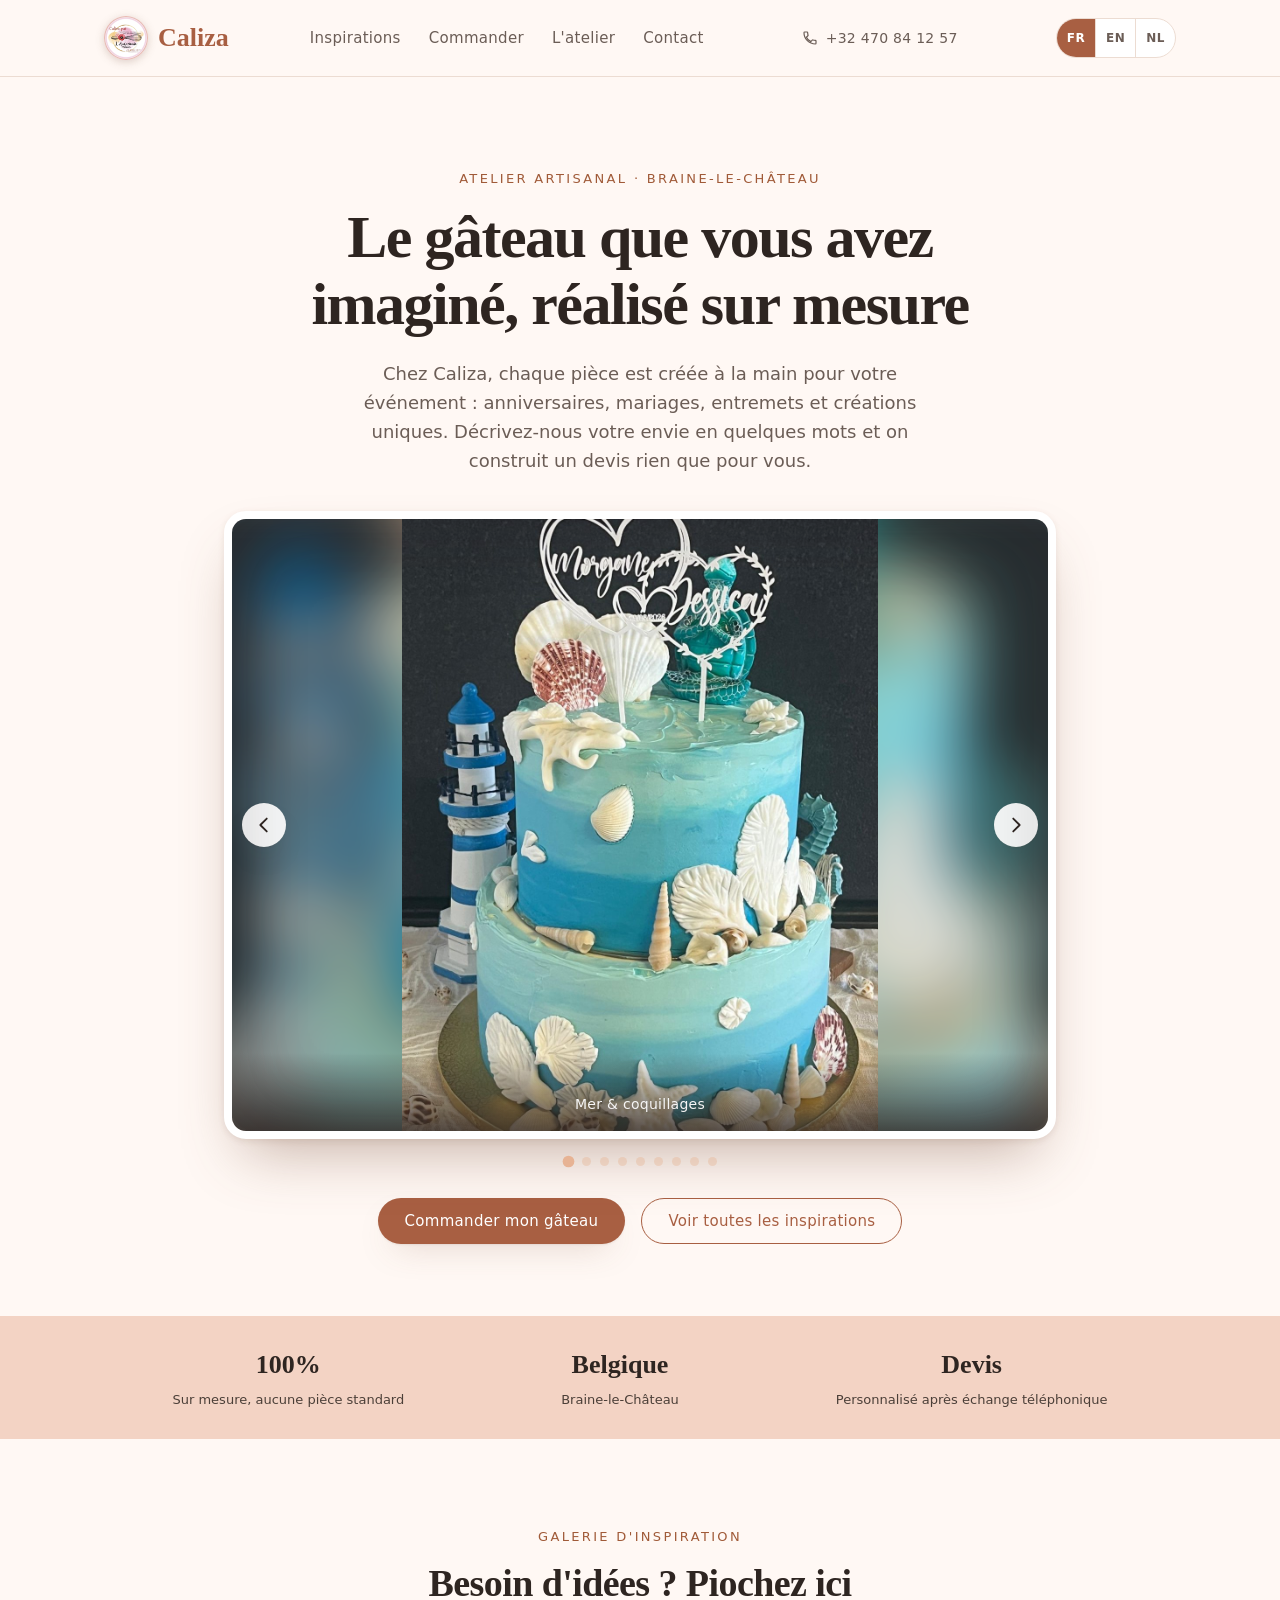
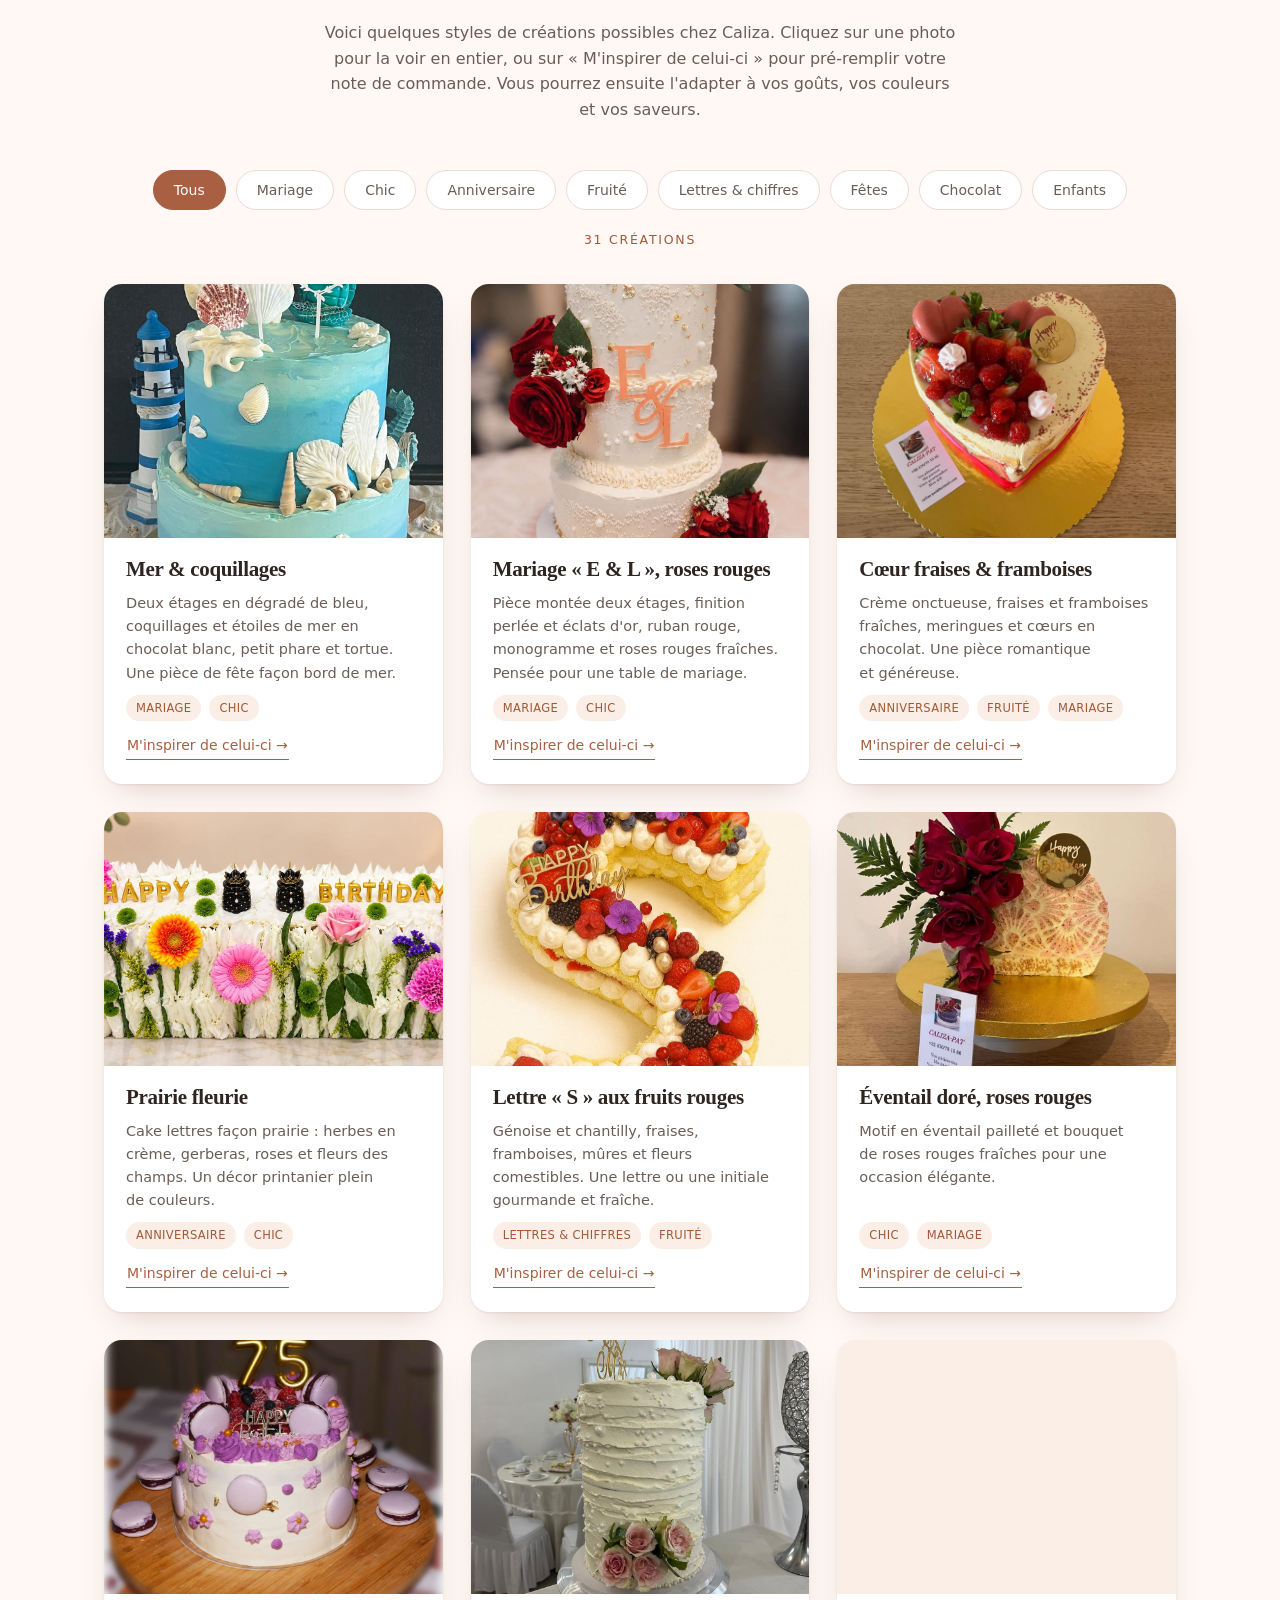
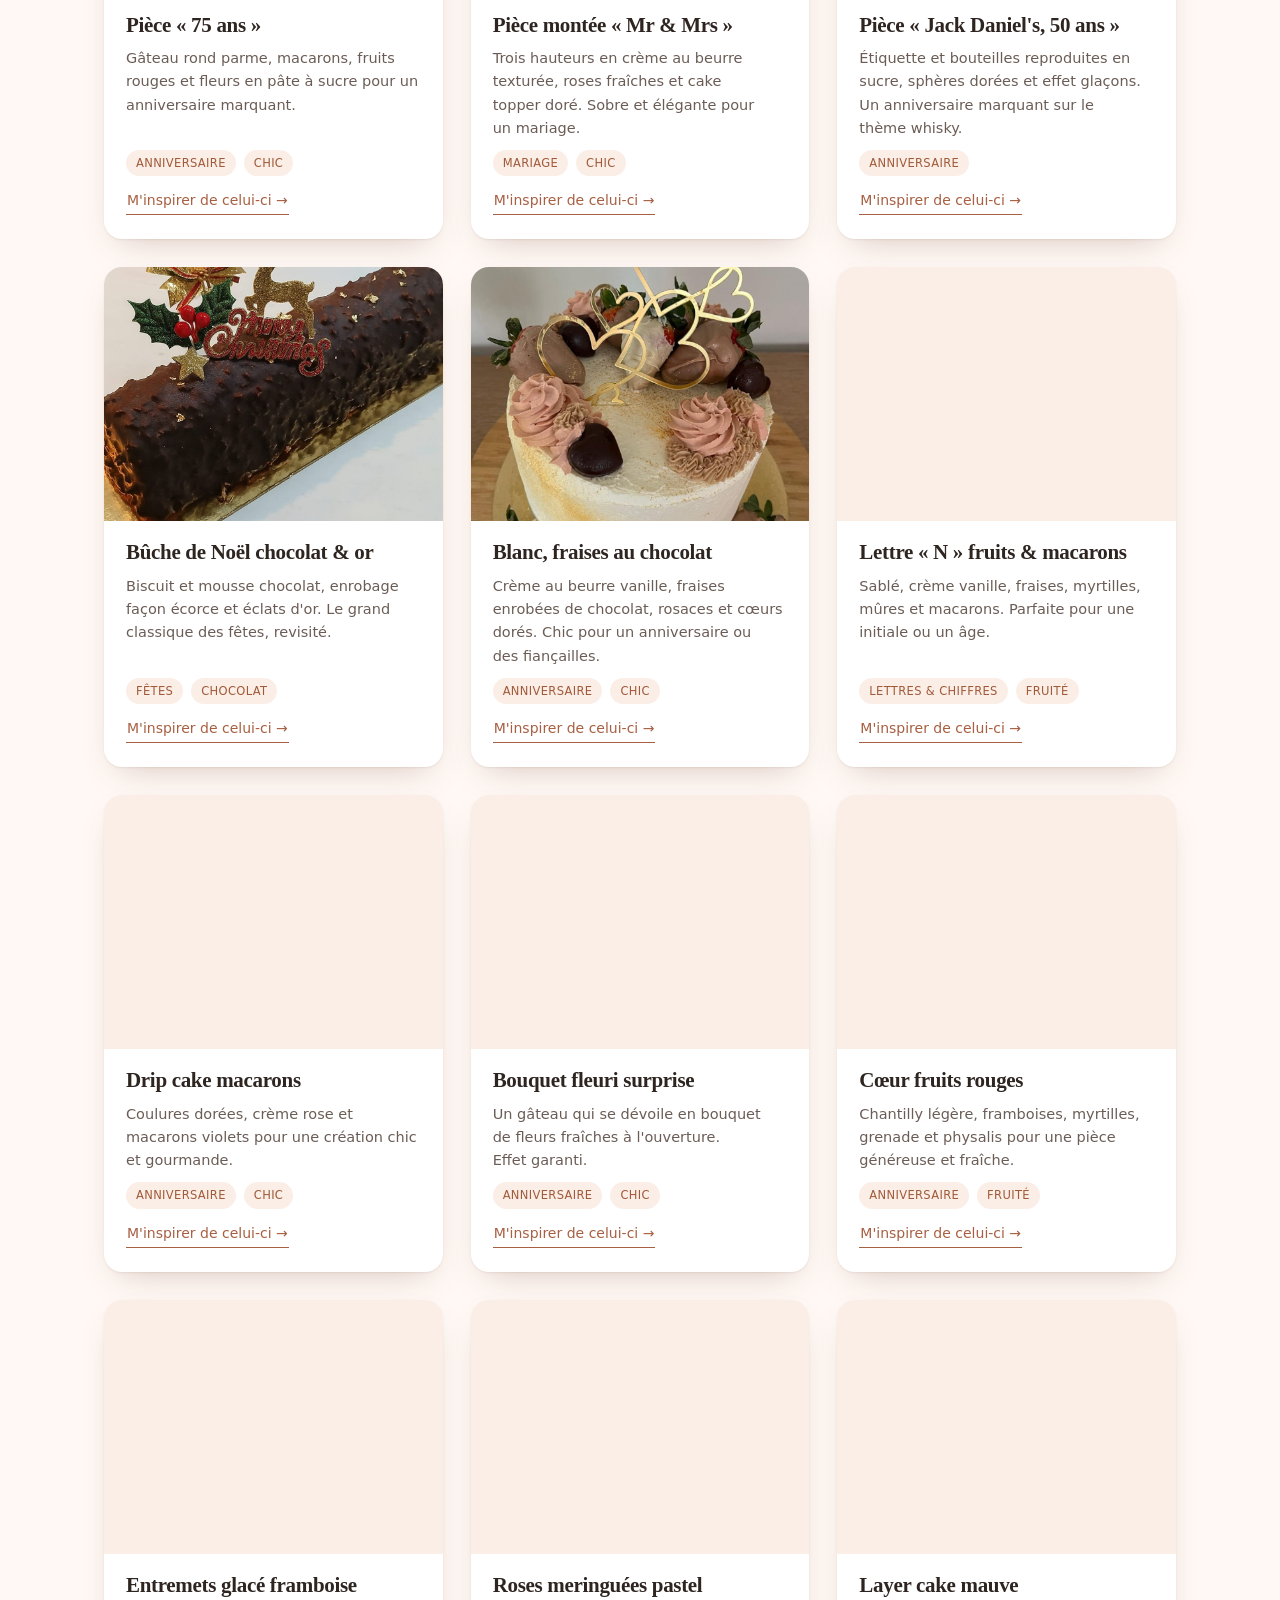
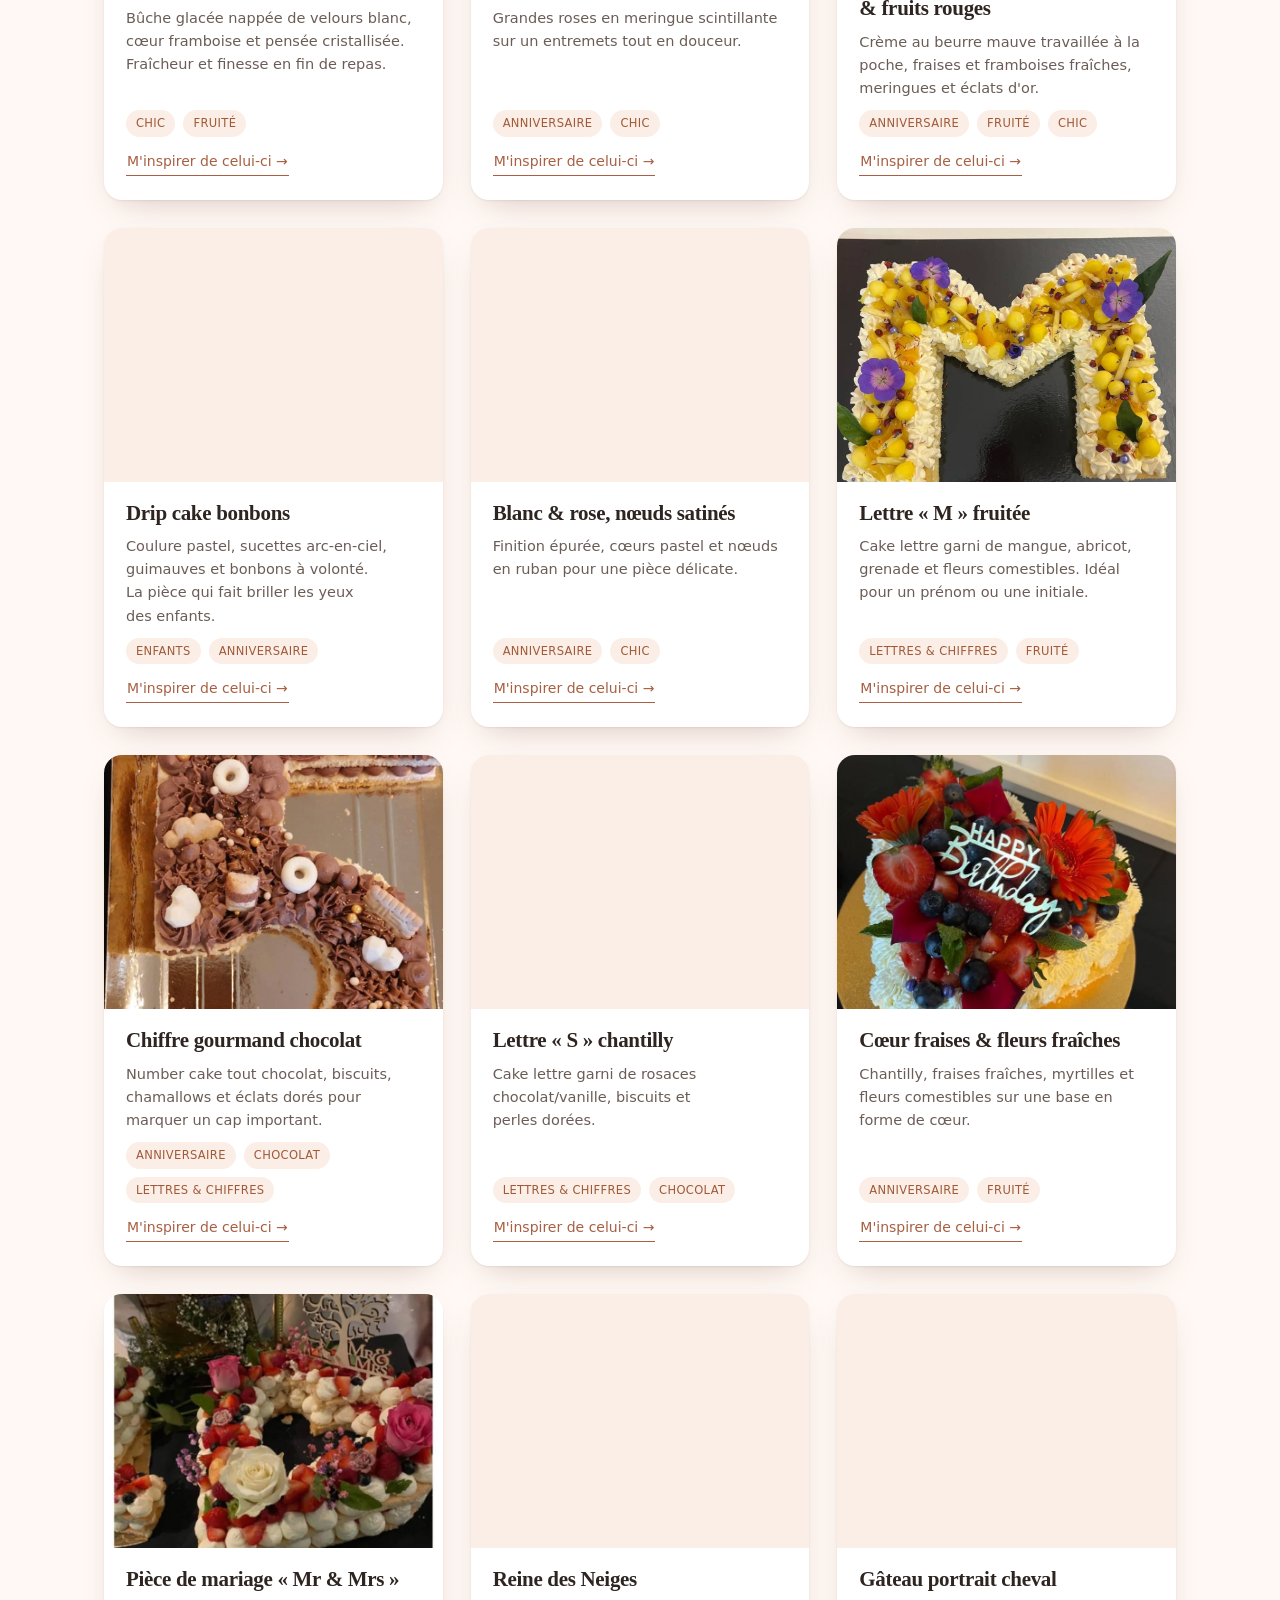
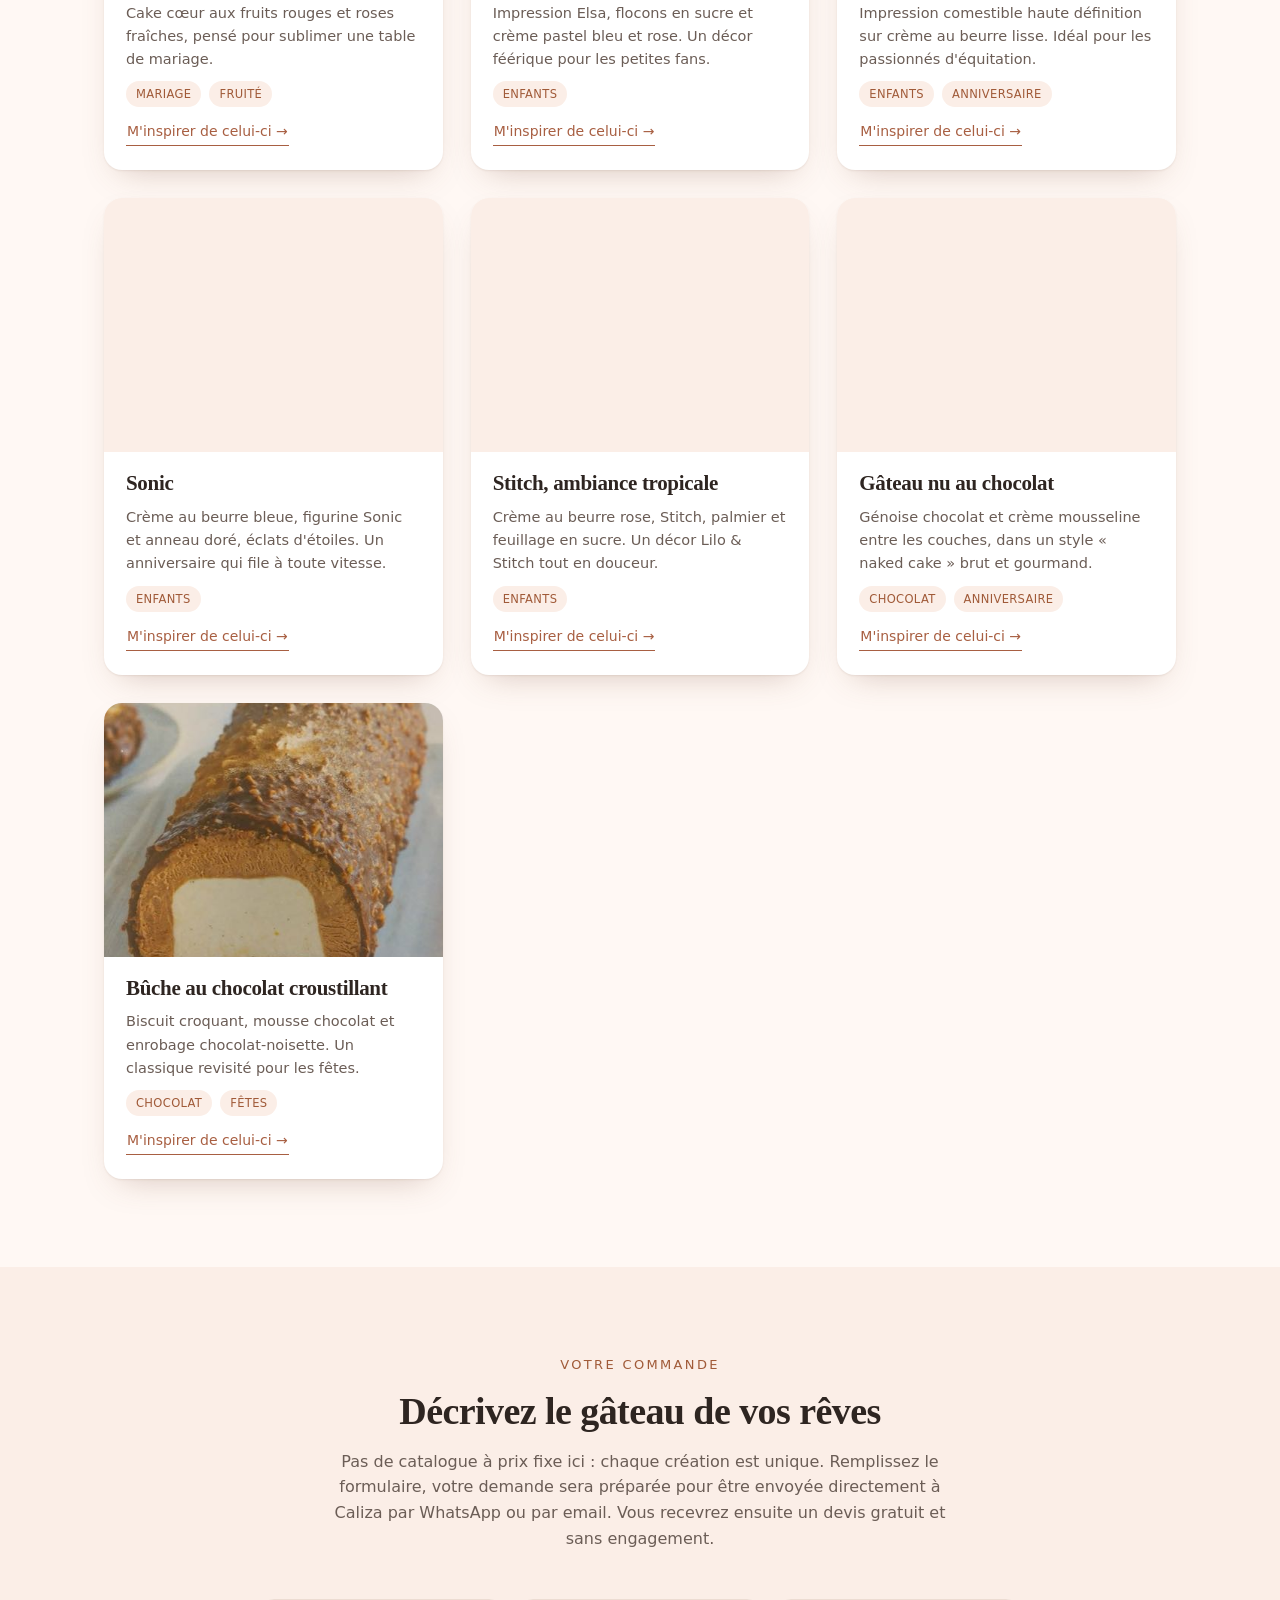
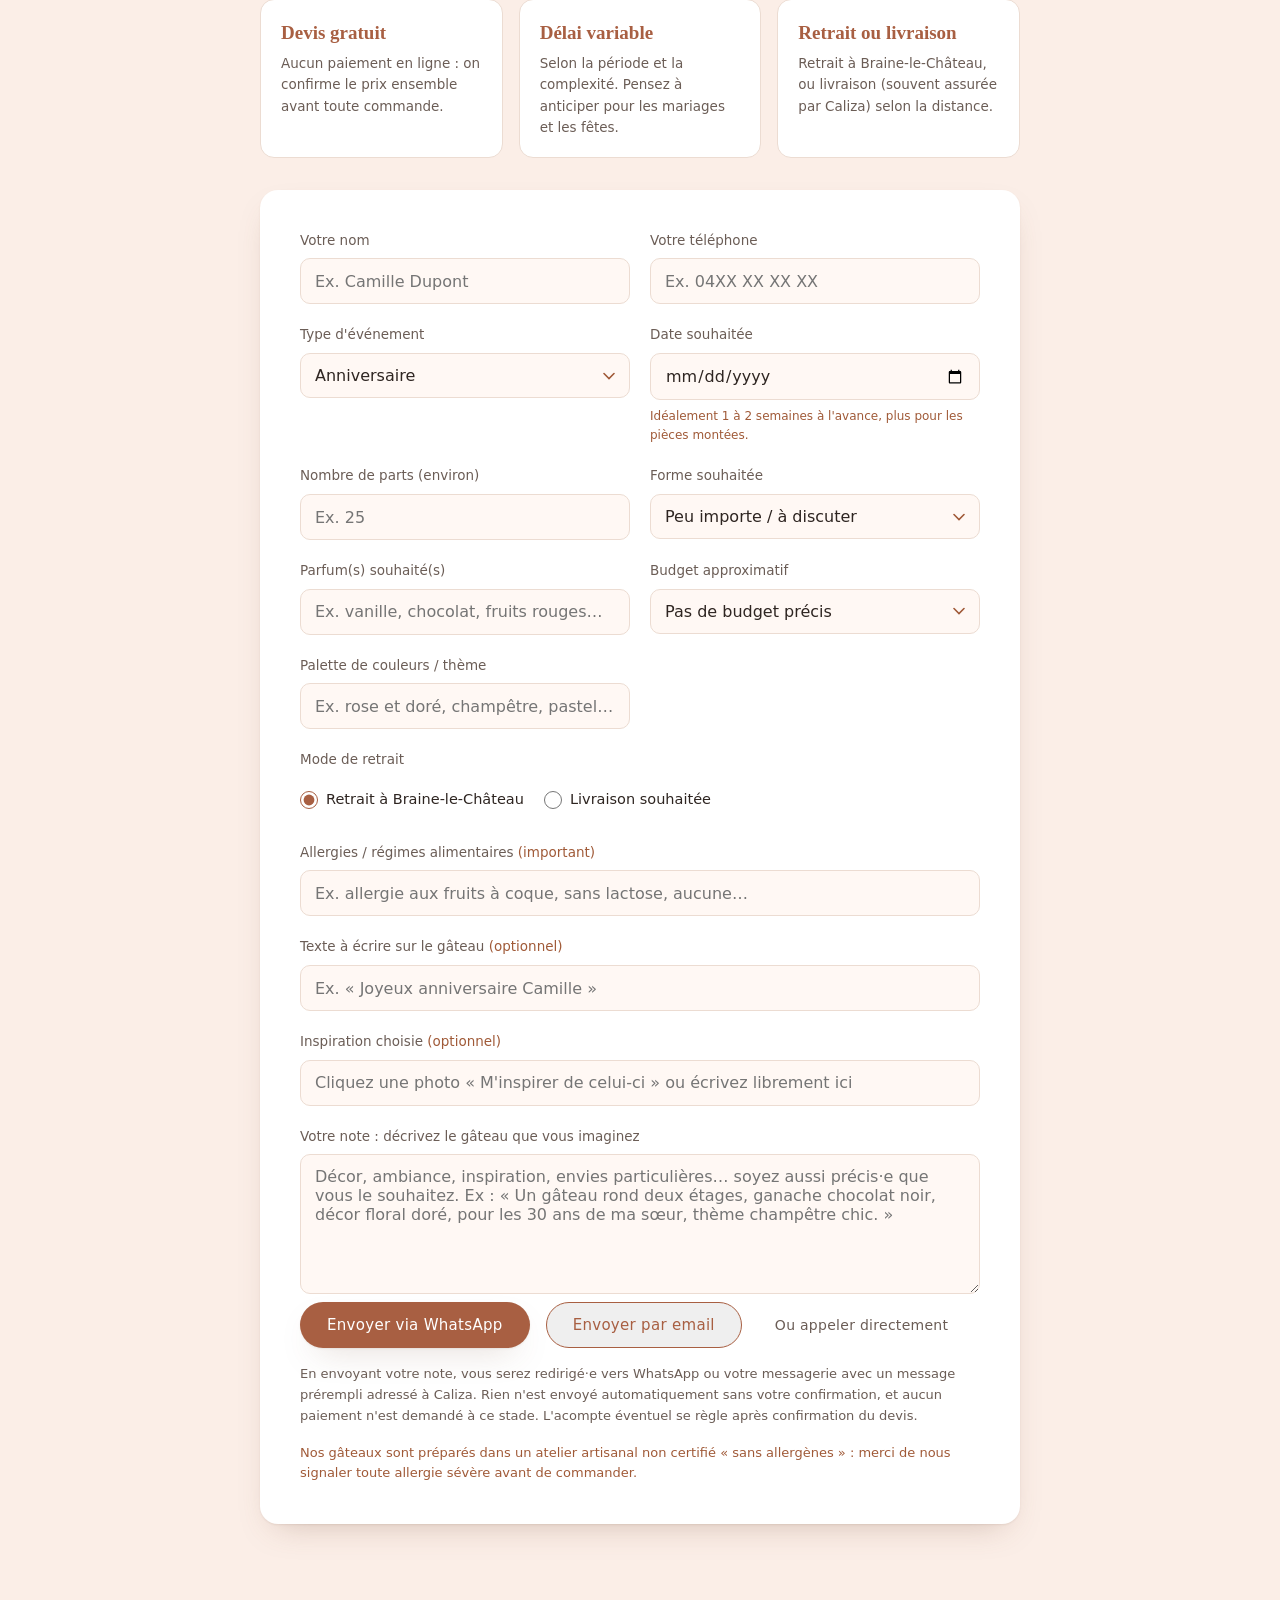
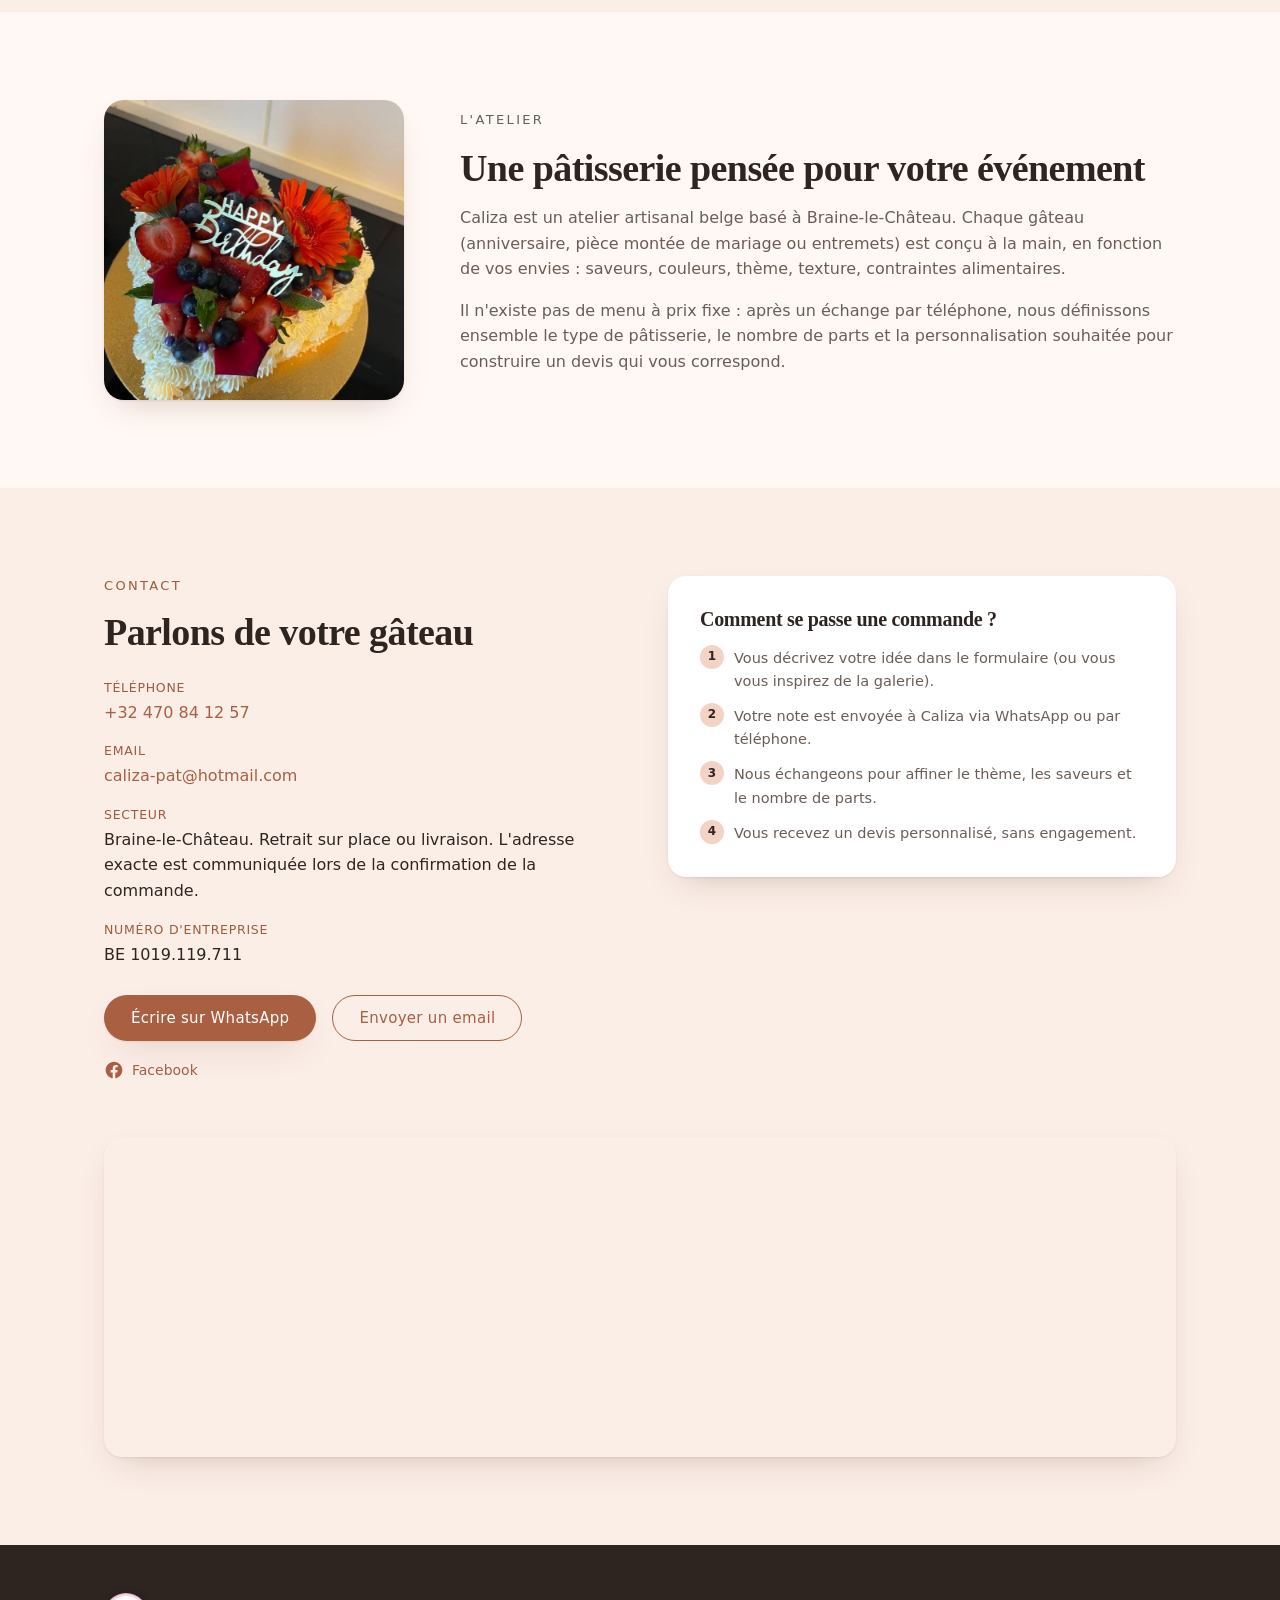
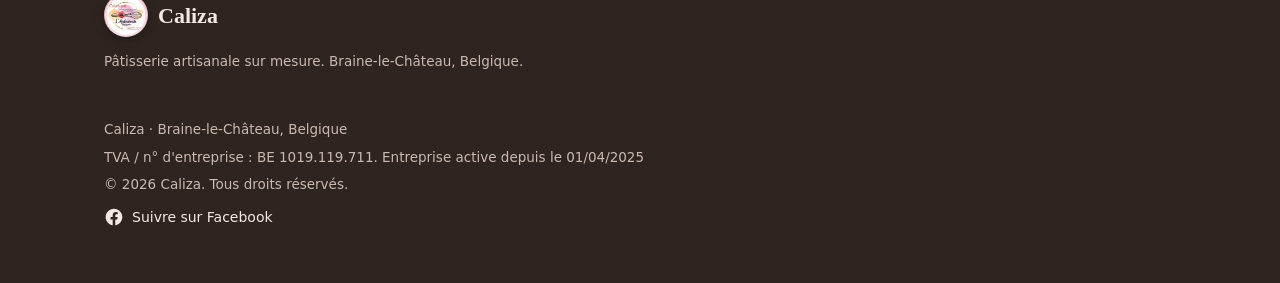
<file: index copy.html>
<!DOCTYPE html>
<html lang="fr">
<head>
<meta charset="UTF-8">
<meta name="viewport" content="width=device-width, initial-scale=1.0, viewport-fit=cover">
<meta name="theme-color" content="#fff8f4">
<meta name="color-scheme" content="light">
<meta name="format-detection" content="telephone=yes">
<title>Caliza / Pâtisserie artisanale sur mesure</title>
<meta name="description" content="Caliza, atelier artisanal de gâteaux personnalisés à Braine-le-Château. Anniversaires, mariages, entremets sur mesure. Décrivez votre gâteau de rêve, on s'occupe du reste.">
<link rel="canonical" href="https://www.caliza-pat.be/">

<!-- Open Graph / réseaux sociaux -->
<meta property="og:type" content="website">
<meta property="og:locale" content="fr_BE">
<meta property="og:site_name" content="Caliza">
<meta property="og:title" content="Caliza : Pâtisserie artisanale sur mesure">
<meta property="og:description" content="Gâteaux personnalisés faits main à Braine-le-Château : anniversaires, mariages, entremets. Décrivez votre gâteau de rêve, on s'occupe du reste.">
<meta property="og:image" content="https://www.caliza-pat.be/assets/gateaux/mariage-e-l-roses.jpg">
<meta property="og:url" content="https://www.caliza-pat.be/">
<meta name="twitter:card" content="summary_large_image">
<meta name="twitter:title" content="Caliza : Pâtisserie artisanale sur mesure">
<meta name="twitter:description" content="Gâteaux personnalisés faits main à Braine-le-Château. Décrivez votre gâteau de rêve, on s'occupe du reste.">
<meta name="twitter:image" content="https://www.caliza-pat.be/assets/gateaux/mariage-e-l-roses.jpg">

<link rel="icon" href="assets/logo.jpg">
<link rel="apple-touch-icon" href="assets/logo.jpg">
<link rel="preconnect" href="https://fonts.googleapis.com">
<link rel="preconnect" href="https://fonts.gstatic.com" crossorigin>
<link href="https://fonts.googleapis.com/css2?family=Cormorant+Garamond:wght@500;600;700&family=Jost:wght@300;400;500;600&display=swap" rel="stylesheet">
<link rel="stylesheet" href="style.css">
<script type="application/ld+json">
{
  "@context": "https://schema.org",
  "@type": "Bakery",
  "name": "Caliza",
  "alternateName": "Caliza-pat, L'Audacieuse Pâtisserie",
  "image": "https://www.caliza-pat.be/assets/gateaux/mariage-e-l-roses.jpg",
  "telephone": "+32470841257",
  "email": "caliza-pat@hotmail.com",
  "priceRange": "€€",
  "areaServed": "Braine-le-Château",
  "address": {
    "@type": "PostalAddress",
    "addressLocality": "Braine-le-Château",
    "postalCode": "1440",
    "addressCountry": "BE"
  },
  "sameAs": [
    "https://www.facebook.com/share/1EMs3Ksw3k/?mibextid=wwXIfr"
  ]
}
</script>
</head>
<body>

<a class="skip-link" href="#commander" data-i18n="a11y.skip">Aller à la commande</a>

<header class="site-header">
  <div class="wrap header-inner">
    <a href="#top" class="logo">
      <img src="assets/logo.jpg" alt="Caliza-pat, L'Audacieuse Pâtisserie" class="logo-img">
      <span class="logo-text">Caliza</span>
    </a>
    <nav class="nav" id="nav">
      <a href="#inspiration-gallery" data-i18n="nav.inspirations">Inspirations</a>
      <a href="#commander" data-i18n="nav.order">Commander</a>
      <a href="#apropos" data-i18n="nav.atelier">L'atelier</a>
      <a href="#contact" data-i18n="nav.contact">Contact</a>
    </nav>
    <a href="tel:+32470841257" class="btn btn-ghost header-cta">
      <svg class="icon" viewBox="0 0 24 24" aria-hidden="true"><path d="M6.6 10.8a15 15 0 0 0 6.6 6.6l2.2-2.2a1 1 0 0 1 1-.24 11.4 11.4 0 0 0 3.6.58 1 1 0 0 1 1 1V20a1 1 0 0 1-1 1A17 17 0 0 1 3 4a1 1 0 0 1 1-1h3.5a1 1 0 0 1 1 1 11.4 11.4 0 0 0 .58 3.6 1 1 0 0 1-.25 1Z" fill="none" stroke="currentColor" stroke-width="1.8" stroke-linecap="round" stroke-linejoin="round"/></svg>
      +32 470 84 12 57
    </a>
    <div class="lang-switch" id="langSwitch" role="group" data-i18n-aria="a11y.langGroup" aria-label="Choix de la langue">
      <button type="button" class="lang-btn" data-lang="fr" lang="fr">FR</button>
      <button type="button" class="lang-btn" data-lang="en" lang="en">EN</button>
      <button type="button" class="lang-btn" data-lang="nl" lang="nl">NL</button>
    </div>
    <button class="nav-toggle" id="navToggle" data-i18n-aria="a11y.openMenu" aria-label="Ouvrir le menu" aria-expanded="false">
      <span></span><span></span><span></span>
    </button>
  </div>
</header>

<main id="top">

  <section class="hero">
    <div class="wrap hero-inner">
      <p class="eyebrow center" data-i18n="hero.eyebrow">Atelier artisanal · Braine-le-Château</p>
      <h1 data-i18n-html="hero.title">Le gâteau que vous avez <br class="br-md">imaginé, réalisé sur mesure</h1>
      <p class="hero-lede" data-i18n="hero.lede">
        Chez Caliza, chaque pièce est créée à la main pour votre événement : anniversaires,
        mariages, entremets et créations uniques. Décrivez-nous votre envie en quelques mots
        et on construit un devis rien que pour vous.
      </p>
    </div>

    <div class="carousel hero-carousel" id="heroCarousel" aria-roledescription="carrousel" data-i18n-aria="a11y.carousel" aria-label="Créations Caliza">
      <div class="carousel-viewport">
        <div class="carousel-track" id="heroTrack">
          <!-- Slides injected by script.js -->
        </div>
        <button type="button" class="carousel-btn carousel-prev" id="heroPrev" data-i18n-aria="a11y.prevPhoto" aria-label="Photo précédente">
          <svg viewBox="0 0 24 24" aria-hidden="true"><path d="M15 5l-7 7 7 7" fill="none" stroke="currentColor" stroke-width="2" stroke-linecap="round" stroke-linejoin="round"/></svg>
        </button>
        <button type="button" class="carousel-btn carousel-next" id="heroNext" data-i18n-aria="a11y.nextPhoto" aria-label="Photo suivante">
          <svg viewBox="0 0 24 24" aria-hidden="true"><path d="M9 5l7 7-7 7" fill="none" stroke="currentColor" stroke-width="2" stroke-linecap="round" stroke-linejoin="round"/></svg>
        </button>
      </div>
      <div class="carousel-dots" id="heroDots" role="tablist" data-i18n-aria="a11y.carouselPick" aria-label="Choisir une photo"></div>
    </div>

    <div class="wrap hero-actions center">
      <a href="#commander" class="btn btn-primary" data-i18n="hero.ctaOrder">Commander mon gâteau</a>
      <a href="#inspiration-gallery" class="btn btn-outline" data-i18n="hero.ctaGallery">Voir toutes les inspirations</a>
    </div>
  </section>

  <section class="strip">
    <div class="wrap strip-inner">
      <div class="strip-item"><strong data-i18n="strip.1num">100%</strong><span data-i18n="strip.1txt">Sur mesure, aucune pièce standard</span></div>
      <div class="strip-item"><strong data-i18n="strip.2num">Belgique</strong><span data-i18n="strip.2txt">Braine-le-Château</span></div>
      <div class="strip-item"><strong data-i18n="strip.3num">Devis</strong><span data-i18n="strip.3txt">Personnalisé après échange téléphonique</span></div>
    </div>
  </section>

  <section id="inspiration-gallery" class="section">
    <div class="wrap">
      <p class="eyebrow center" data-i18n="gallery.eyebrow">Galerie d'inspiration</p>
      <h2 class="section-title center" data-i18n="gallery.title">Besoin d'idées ? Piochez ici</h2>
      <p class="section-lede center" data-i18n="gallery.lede">
        Voici quelques styles de créations possibles chez Caliza. Cliquez sur une photo pour
        la voir en entier, ou sur « M'inspirer de celui-ci » pour pré-remplir votre note de
        commande. Vous pourrez ensuite l'adapter à vos goûts, vos couleurs et vos saveurs.
      </p>

      <div class="gallery-filters" id="galleryFilters" role="group" data-i18n-aria="a11y.filterGroup" aria-label="Filtrer les inspirations"></div>
      <p class="gallery-count" id="galleryCount" aria-live="polite"></p>

      <div class="gallery" id="gallery">
        <!-- Cards injected by script.js -->
      </div>
    </div>
  </section>

  <section id="commander" class="section section-alt">
    <div class="wrap">
      <p class="eyebrow center" data-i18n="order.eyebrow">Votre commande</p>
      <h2 class="section-title center" data-i18n="order.title">Décrivez le gâteau de vos rêves</h2>
      <p class="section-lede center" data-i18n="order.lede">
        Pas de catalogue à prix fixe ici : chaque création est unique. Remplissez le formulaire,
        votre demande sera préparée pour être envoyée directement à Caliza par WhatsApp ou par
        email. Vous recevrez ensuite un devis gratuit et sans engagement.
      </p>

      <div class="order-info">
        <div class="order-info-item">
          <strong data-i18n="oi.1t">Devis gratuit</strong>
          <span data-i18n="oi.1d">Aucun paiement en ligne : on confirme le prix ensemble avant toute commande.</span>
        </div>
        <div class="order-info-item">
          <strong data-i18n="oi.2t">Délai variable</strong>
          <span data-i18n="oi.2d">Selon la période et la complexité. Pensez à anticiper pour les mariages et les fêtes.</span>
        </div>
        <div class="order-info-item">
          <strong data-i18n="oi.3t">Retrait ou livraison</strong>
          <span data-i18n="oi.3d">Retrait à Braine-le-Château, ou livraison (souvent assurée par Caliza) selon la distance.</span>
        </div>
      </div>

      <form class="order-form" id="orderForm">
        <div class="form-grid">
          <div class="field">
            <label for="name" data-i18n="form.name">Votre nom</label>
            <input type="text" id="name" name="name" required autocomplete="name" data-i18n-ph="ph.name" placeholder="Ex. Camille Dupont">
          </div>
          <div class="field">
            <label for="phone" data-i18n="form.phone">Votre téléphone</label>
            <input type="tel" id="phone" name="phone" required autocomplete="tel" data-i18n-ph="ph.phone" placeholder="Ex. 04XX XX XX XX">
          </div>
          <div class="field">
            <label for="eventType" data-i18n="form.eventType">Type d'événement</label>
            <select id="eventType" name="eventType">
              <option value="Anniversaire" data-i18n="opt.event.anniv">Anniversaire</option>
              <option value="Mariage / pièce montée" data-i18n="opt.event.wedding">Mariage / pièce montée</option>
              <option value="Entremets" data-i18n="opt.event.entremets">Entremets</option>
              <option value="Baptême / communion" data-i18n="opt.event.bapteme">Baptême / communion</option>
              <option value="Autre occasion" data-i18n="opt.event.autre">Autre occasion</option>
            </select>
          </div>
          <div class="field hidden" id="eventOtherField">
            <label for="eventOther" data-i18n="form.eventOther">Précisez l'occasion</label>
            <input type="text" id="eventOther" name="eventOther" data-i18n-ph="ph.eventOther" placeholder="Ex. départ à la retraite, baby shower, Saint-Valentin…">
          </div>
          <div class="field">
            <label for="date" data-i18n="form.date">Date souhaitée</label>
            <input type="date" id="date" name="date">
            <span class="field-hint" data-i18n="form.dateHint">Idéalement 1 à 2 semaines à l'avance, plus pour les pièces montées.</span>
          </div>
          <div class="field">
            <label for="servings" data-i18n="form.servings">Nombre de parts (environ)</label>
            <input type="number" id="servings" name="servings" min="1" data-i18n-ph="ph.servings" placeholder="Ex. 25">
          </div>
          <div class="field">
            <label for="shape" data-i18n="form.shape">Forme souhaitée</label>
            <select id="shape" name="shape">
              <option value="" data-i18n="opt.shape.any">Peu importe / à discuter</option>
              <option value="Rond" data-i18n="opt.shape.round">Rond</option>
              <option value="Carré / rectangle" data-i18n="opt.shape.square">Carré / rectangle</option>
              <option value="Cœur" data-i18n="opt.shape.heart">Cœur</option>
              <option value="Cake lettre ou chiffre" data-i18n="opt.shape.letter">Cake lettre ou chiffre</option>
              <option value="Pièce montée à étages" data-i18n="opt.shape.tiered">Pièce montée à étages</option>
              <option value="Autre" data-i18n="opt.shape.other">Autre</option>
            </select>
          </div>
          <div class="field">
            <label for="flavor" data-i18n="form.flavor">Parfum(s) souhaité(s)</label>
            <input type="text" id="flavor" name="flavor" data-i18n-ph="ph.flavor" placeholder="Ex. vanille, chocolat, fruits rouges…">
          </div>
          <div class="field">
            <label for="budget" data-i18n="form.budget">Budget approximatif</label>
            <select id="budget" name="budget">
              <option value="" data-i18n="opt.budget.none">Pas de budget précis</option>
              <option value="Moins de 30€" data-i18n="opt.budget.u30">Moins de 30€</option>
              <option value="30€ à 60€" data-i18n="opt.budget.b1">30€ à 60€</option>
              <option value="60€ à 100€" data-i18n="opt.budget.b2">60€ à 100€</option>
              <option value="100€ à 200€" data-i18n="opt.budget.b3">100€ à 200€</option>
              <option value="Plus de 200€" data-i18n="opt.budget.o200">Plus de 200€</option>
            </select>
          </div>
          <div class="field">
            <label for="colors" data-i18n="form.colors">Palette de couleurs / thème</label>
            <input type="text" id="colors" name="colors" data-i18n-ph="ph.colors" placeholder="Ex. rose et doré, champêtre, pastel…">
          </div>
          <div class="field field-full">
            <span class="field-legend" data-i18n="form.fulfilment">Mode de retrait</span>
            <div class="radio-group" id="fulfilmentGroup">
              <label class="radio-option">
                <input type="radio" name="fulfilment" value="Retrait à Braine-le-Château" checked>
                <span data-i18n="radio.pickup">Retrait à Braine-le-Château</span>
              </label>
              <label class="radio-option">
                <input type="radio" name="fulfilment" value="Livraison souhaitée">
                <span data-i18n="radio.delivery">Livraison souhaitée</span>
              </label>
            </div>
          </div>
          <div class="field field-full hidden" id="addressField">
            <label for="address"><span data-i18n="form.address">Adresse de livraison</span> <span class="optional" data-i18n="form.optional">(optionnel)</span></label>
            <input type="text" id="address" name="address" data-i18n-ph="ph.address" placeholder="Rue, numéro, code postal, ville">
            <span class="field-hint" data-i18n="form.addressHint">Vous pouvez aussi nous la communiquer plus tard, de vive voix.</span>
          </div>
          <div class="field field-full">
            <label for="allergies"><span data-i18n="form.allergies">Allergies / régimes alimentaires</span> <span class="optional" data-i18n="form.important">(important)</span></label>
            <input type="text" id="allergies" name="allergies" data-i18n-ph="ph.allergies" placeholder="Ex. allergie aux fruits à coque, sans lactose, aucune…">
          </div>
          <div class="field field-full">
            <label for="cakeText"><span data-i18n="form.cakeText">Texte à écrire sur le gâteau</span> <span class="optional" data-i18n="form.optional">(optionnel)</span></label>
            <input type="text" id="cakeText" name="cakeText" data-i18n-ph="ph.cakeText" placeholder="Ex. « Joyeux anniversaire Camille »">
          </div>
          <div class="field field-full">
            <label for="inspiration"><span data-i18n="form.inspiration">Inspiration choisie</span> <span class="optional" data-i18n="form.optional">(optionnel)</span></label>
            <input type="text" id="inspiration" name="inspiration" data-i18n-ph="ph.inspiration" placeholder="Cliquez une photo « M'inspirer de celui-ci » ou écrivez librement ici">
          </div>
        </div>

        <div class="field field-full">
          <label for="note" data-i18n="form.note">Votre note : décrivez le gâteau que vous imaginez</label>
          <textarea id="note" name="note" rows="6" required data-i18n-ph="ph.note" placeholder="Décor, ambiance, inspiration, envies particulières… soyez aussi précis·e que vous le souhaitez. Ex : « Un gâteau rond deux étages, ganache chocolat noir, décor floral doré, pour les 30 ans de ma sœur, thème champêtre chic. »"></textarea>
        </div>

        <div class="form-actions">
          <button type="submit" class="btn btn-primary" id="sendWhatsapp" data-channel="whatsapp" data-i18n="btn.whatsapp">Envoyer via WhatsApp</button>
          <button type="submit" class="btn btn-outline" id="sendEmail" data-channel="email" data-i18n="btn.email">Envoyer par email</button>
          <a href="tel:+32470841257" class="btn btn-ghost" data-i18n="btn.call">Ou appeler directement</a>
        </div>
        <p class="form-note" data-i18n="note.1">
          En envoyant votre note, vous serez redirigé·e vers WhatsApp ou votre messagerie avec un
          message prérempli adressé à Caliza. Rien n'est envoyé automatiquement sans votre confirmation,
          et aucun paiement n'est demandé à ce stade. L'acompte éventuel se règle après confirmation du devis.
        </p>
        <p class="form-note form-note-caution" data-i18n="note.2">
          Nos gâteaux sont préparés dans un atelier artisanal non certifié « sans allergènes » :
          merci de nous signaler toute allergie sévère avant de commander.
        </p>
      </form>
    </div>
  </section>

  <section id="apropos" class="section">
    <div class="wrap about-grid">
      <div class="about-deco">
        <img src="assets/gateaux/coeur-fraises-fleurs.jpg" data-i18n-alt="about.imgAlt" alt="Création Caliza : gâteau cœur, fraises et fleurs fraîches">
      </div>
      <div>
        <p class="eyebrow" data-i18n="about.eyebrow">L'atelier</p>
        <h2 class="section-title" data-i18n="about.title">Une pâtisserie pensée pour votre événement</h2>
        <p data-i18n="about.p1">
          Caliza est un atelier artisanal belge basé à Braine-le-Château. Chaque gâteau
          (anniversaire, pièce montée de mariage ou entremets) est conçu à la main, en fonction
          de vos envies : saveurs, couleurs, thème, texture, contraintes alimentaires.
        </p>
        <p data-i18n="about.p2">
          Il n'existe pas de menu à prix fixe : après un échange par téléphone, nous définissons
          ensemble le type de pâtisserie, le nombre de parts et la personnalisation souhaitée
          pour construire un devis qui vous correspond.
        </p>
      </div>
    </div>
  </section>

  <section id="contact" class="section section-alt">
    <div class="wrap contact-grid">
      <div>
        <p class="eyebrow" data-i18n="contact.eyebrow">Contact</p>
        <h2 class="section-title" data-i18n="contact.title">Parlons de votre gâteau</h2>
        <ul class="contact-list">
          <li>
            <span class="contact-label" data-i18n="contact.labelPhone">Téléphone</span>
            <a href="tel:+32470841257">+32 470 84 12 57</a>
          </li>
          <li>
            <span class="contact-label" data-i18n="contact.labelEmail">Email</span>
            <a href="mailto:caliza-pat@hotmail.com">caliza-pat@hotmail.com</a>
          </li>
          <li>
            <span class="contact-label" data-i18n="contact.labelSector">Secteur</span>
            <span data-i18n="contact.sectorText">Braine-le-Château. Retrait sur place ou livraison. L'adresse exacte est communiquée lors de la confirmation de la commande.</span>
          </li>
          <li>
            <span class="contact-label" data-i18n="contact.labelVat">Numéro d'entreprise</span>
            <span>BE 1019.119.711</span>
          </li>
        </ul>
        <div class="hero-actions">
          <a href="https://wa.me/32470841257" class="btn btn-primary" target="_blank" rel="noopener" data-i18n="contact.btnWa">Écrire sur WhatsApp</a>
          <a href="mailto:caliza-pat@hotmail.com" class="btn btn-outline" data-i18n="contact.btnEmail">Envoyer un email</a>
        </div>
        <div class="social-links">
          <a href="https://www.facebook.com/share/1EMs3Ksw3k/?mibextid=wwXIfr" target="_blank" rel="noopener" data-i18n-aria="a11y.fbCaliza" aria-label="Caliza sur Facebook" class="social-link">
            <svg viewBox="0 0 24 24" aria-hidden="true"><path d="M22 12.06C22 6.5 17.52 2 12 2S2 6.5 2 12.06c0 5 3.66 9.15 8.44 9.94v-7.03H7.9v-2.9h2.54V9.85c0-2.51 1.49-3.9 3.77-3.9 1.09 0 2.24.2 2.24.2v2.46h-1.26c-1.24 0-1.63.77-1.63 1.56v1.88h2.78l-.44 2.9h-2.34V22c4.78-.79 8.44-4.93 8.44-9.94Z"/></svg>
            <span data-i18n="contact.fb">Facebook</span>
          </a>
        </div>
      </div>
      <div class="contact-card">
        <h3 data-i18n="cc.title">Comment se passe une commande ?</h3>
        <ol>
          <li data-i18n="cc.step1">Vous décrivez votre idée dans le formulaire (ou vous vous inspirez de la galerie).</li>
          <li data-i18n="cc.step2">Votre note est envoyée à Caliza via WhatsApp ou par téléphone.</li>
          <li data-i18n="cc.step3">Nous échangeons pour affiner le thème, les saveurs et le nombre de parts.</li>
          <li data-i18n="cc.step4">Vous recevez un devis personnalisé, sans engagement.</li>
        </ol>
      </div>
      <div class="map-embed">
        <iframe
          src="https://www.google.com/maps?q=Braine-le-Ch%C3%A2teau,%20Belgique&z=13&output=embed"
          title="Localisation approximative à Braine-le-Château"
          data-i18n-title="a11y.mapTitle"
          loading="lazy"
          referrerpolicy="no-referrer-when-downgrade">
        </iframe>
      </div>
    </div>
  </section>

</main>

<footer class="site-footer">
  <div class="wrap footer-inner">
    <div class="footer-brand">
      <img src="assets/logo.jpg" alt="Caliza-pat" class="logo-img">
      <span class="logo-text">Caliza</span>
      <p data-i18n="footer.tagline">Pâtisserie artisanale sur mesure. Braine-le-Château, Belgique.</p>
    </div>
    <div class="footer-legal">
      <p data-i18n="footer.legal1">Caliza · Braine-le-Château, Belgique</p>
      <p data-i18n="footer.legal2">TVA / n° d'entreprise : BE 1019.119.711. Entreprise active depuis le 01/04/2025</p>
      <p>© <span id="year"></span> <span data-i18n="footer.rights">Caliza. Tous droits réservés.</span></p>
      <a href="https://www.facebook.com/share/1EMs3Ksw3k/?mibextid=wwXIfr" target="_blank" rel="noopener" data-i18n-aria="a11y.fbCaliza" aria-label="Caliza sur Facebook" class="social-link social-link-footer">
        <svg viewBox="0 0 24 24" aria-hidden="true"><path d="M22 12.06C22 6.5 17.52 2 12 2S2 6.5 2 12.06c0 5 3.66 9.15 8.44 9.94v-7.03H7.9v-2.9h2.54V9.85c0-2.51 1.49-3.9 3.77-3.9 1.09 0 2.24.2 2.24.2v2.46h-1.26c-1.24 0-1.63.77-1.63 1.56v1.88h2.78l-.44 2.9h-2.34V22c4.78-.79 8.44-4.93 8.44-9.94Z"/></svg>
        <span data-i18n="footer.fb">Suivre sur Facebook</span>
      </a>
    </div>
  </div>
</footer>

<div class="lightbox" id="lightbox" hidden aria-hidden="true" role="dialog" aria-modal="true" data-i18n-aria="a11y.lightbox" aria-label="Photo agrandie">
  <div class="lightbox-backdrop" data-close></div>
  <div class="lightbox-content">
    <button type="button" class="lightbox-close" id="lightboxClose" data-i18n-aria="a11y.close" aria-label="Fermer">
      <svg viewBox="0 0 24 24" aria-hidden="true"><path d="M6 6l12 12M18 6L6 18" fill="none" stroke="currentColor" stroke-width="2" stroke-linecap="round"/></svg>
    </button>
    <button type="button" class="lightbox-nav lightbox-prev" id="lightboxPrev" data-i18n-aria="a11y.prevPhoto" aria-label="Photo précédente">
      <svg viewBox="0 0 24 24" aria-hidden="true"><path d="M15 5l-7 7 7 7" fill="none" stroke="currentColor" stroke-width="2" stroke-linecap="round" stroke-linejoin="round"/></svg>
    </button>
    <figure class="lightbox-figure">
      <img id="lightboxImg" alt="" decoding="async" src="[data-uri]">
      <figcaption id="lightboxCaption"></figcaption>
    </figure>
    <button type="button" class="lightbox-nav lightbox-next" id="lightboxNext" data-i18n-aria="a11y.nextPhoto" aria-label="Photo suivante">
      <svg viewBox="0 0 24 24" aria-hidden="true"><path d="M9 5l7 7-7 7" fill="none" stroke="currentColor" stroke-width="2" stroke-linecap="round" stroke-linejoin="round"/></svg>
    </button>
  </div>
</div>

<script src="i18n.js"></script>
<script src="script.js"></script>
</body>
</html>
</file>
<file: style.css>
:root{
  --cream:#fff8f4;
  --cream-alt:#fbeee7;
  --blush:#f3d3c4;
  --blush-deep:#e7b394;
  --rose:#d99a7c;
  --rose-deep:#a85f42;
  --rose-deeper:#8a4a30;
  --ink:#2e2521;
  --ink-soft:#6b5d56;
  --line:#ecdcd2;
  --gold:#a05a38;
  --radius:18px;
  --shadow:0 1px 2px rgba(120,80,60,.10), 0 14px 34px -16px rgba(120,80,60,.34);
  --shadow-lg:0 2px 6px rgba(120,80,60,.12), 0 30px 60px -20px rgba(120,80,60,.44);
  --focus:0 0 0 3px rgba(168,95,66,.55);
  --ease-out:cubic-bezier(.16,.84,.44,1);
  --max:1120px;
}

*{box-sizing:border-box;margin:0;padding:0}
html{
  scroll-behavior:smooth;
  scroll-padding-top:90px;
  -webkit-text-size-adjust:100%;
  text-size-adjust:100%;
}
body{
  font-family:'Inter Tight', system-ui, -apple-system, 'Segoe UI', Roboto, sans-serif;
  color:var(--ink);
  background:var(--cream);
  line-height:1.6;
  overflow-x:clip;
  overflow-wrap:break-word;
  -webkit-font-smoothing:antialiased;
  -moz-osx-font-smoothing:grayscale;
  -webkit-tap-highlight-color:transparent;
  text-rendering:optimizeLegibility;
}
h1,h2,h3{
  font-family:'Fraunces', Georgia, 'Times New Roman', serif;
  font-weight:600;
  font-optical-sizing:auto;
  font-variation-settings:"SOFT" 32;
  line-height:1.12;
  letter-spacing:-.015em;
  color:var(--ink);
  overflow-wrap:break-word;
  text-wrap:balance;
}
p{text-wrap:pretty}
img{max-width:100%;display:block}

/* Surfaces du navigateur : sélection, caret, focus, barre de défilement */
::selection{background:var(--blush);color:var(--ink)}
:root{scrollbar-color:var(--blush-deep) var(--cream-alt);scrollbar-width:thin}
::-webkit-scrollbar{width:10px;height:10px}
::-webkit-scrollbar-track{background:var(--cream-alt)}
::-webkit-scrollbar-thumb{
  background:var(--blush-deep);border-radius:999px;
  border:2px solid var(--cream-alt);
}
::-webkit-scrollbar-thumb:hover{background:var(--rose-deep)}
:where(a,button,input,select,textarea,summary,[tabindex]):focus-visible{
  outline:2px solid var(--rose-deep);
  outline-offset:2px;
  border-radius:6px;
}
.btn:focus-visible,.cake-visual:focus-visible,.filter-btn:focus-visible,
.carousel-btn:focus-visible,.carousel-dot:focus-visible{
  outline:none;
  box-shadow:var(--focus);
}
/* .lang-switch has overflow:hidden, so an outset glow would be clipped */
.lang-btn:focus-visible{outline:2px solid var(--rose-deep);outline-offset:-2px}
.br-md{display:none}
@media (min-width:641px){.br-md{display:inline}}
a{color:inherit;text-decoration:none}
ul,ol{list-style:none}
.wrap{max-width:var(--max);margin:0 auto;padding:0 24px}
@supports (padding:max(0px)){
  .wrap{
    padding-left:max(24px, env(safe-area-inset-left));
    padding-right:max(24px, env(safe-area-inset-right));
  }
}

.skip-link{
  position:absolute;left:-999px;top:0;background:var(--ink);color:#fff;
  padding:10px 16px;border-radius:8px;z-index:200;
}
.skip-link:focus{left:16px;top:16px}

/* Header */
.site-header{
  position:sticky;top:0;z-index:100;
  background:rgba(255,248,244,.95);
  border-bottom:1px solid var(--line);
}
@supports ((backdrop-filter:blur(8px)) or (-webkit-backdrop-filter:blur(8px))){
  .site-header{
    background:rgba(255,248,244,.82);
    -webkit-backdrop-filter:blur(8px);
    backdrop-filter:blur(8px);
  }
}
.header-inner{
  display:flex;align-items:center;justify-content:space-between;
  height:76px;gap:20px;
}
.logo{display:flex;align-items:center;gap:10px;font-family:'Fraunces',Georgia,serif;font-size:26px;font-weight:700;color:var(--rose-deep)}
.logo-img{width:44px;height:44px;border-radius:50%;object-fit:cover;box-shadow:0 2px 8px rgba(120,80,60,.25)}
.nav{display:flex;gap:28px;font-size:15px;letter-spacing:.02em}
.nav a{color:var(--ink-soft);transition:color .2s}
.nav a:hover{color:var(--rose-deep)}
.header-cta{white-space:nowrap}

/* Sélecteur de langue */
.lang-switch{
  display:inline-flex;flex:none;background:#fff;
  border:1px solid var(--line);border-radius:999px;overflow:hidden;
}
.lang-btn{
  -webkit-appearance:none;appearance:none;border:none;background:none;cursor:pointer;
  font-family:inherit;font-size:12px;font-weight:600;letter-spacing:.04em;
  color:var(--ink-soft);padding:8px 10px;min-height:38px;line-height:1;
  transition:background .15s ease,color .15s ease;
}
.lang-btn+.lang-btn{border-left:1px solid var(--line)}
.lang-btn.active{background:var(--rose-deep);color:#fff}
.lang-btn:hover:not(.active){color:var(--rose-deep)}

.nav-toggle{
  display:none;flex-direction:column;justify-content:center;align-items:center;gap:5px;
  width:44px;height:44px;padding:0;background:none;border:none;cursor:pointer;
  -webkit-appearance:none;appearance:none;
}
.nav-toggle span{display:block;width:24px;height:2px;background:var(--ink)}

/* Buttons */
.btn{
  display:inline-flex;align-items:center;justify-content:center;gap:8px;
  padding:13px 26px;border-radius:999px;min-height:44px;
  font-size:15px;font-weight:500;letter-spacing:.02em;line-height:1.2;
  text-align:center;
  transition:transform .15s ease, box-shadow .15s ease, background .2s ease;
  border:1px solid transparent;cursor:pointer;
  -webkit-appearance:none;appearance:none;
  font-family:inherit;
}
.btn-primary{background:var(--rose-deep);color:#fff;box-shadow:var(--shadow)}
.btn-primary:hover{transform:translateY(-2px);background:var(--rose-deeper)}
.btn-outline{border-color:var(--rose-deep);color:var(--rose-deep)}
.btn-outline:hover{background:var(--cream-alt);border-color:var(--rose-deeper);color:var(--rose-deeper)}
.btn-ghost{color:var(--ink-soft);font-size:14px;padding:10px 16px}
.btn-ghost:hover{color:var(--rose-deep)}
.btn .icon{width:16px;height:16px;flex:none}

/* Hero */
.hero{position:relative;overflow:hidden;padding:92px 0 72px;text-align:center}
.hero-inner{max-width:760px}
.eyebrow{
  text-transform:uppercase;letter-spacing:.18em;font-size:13px;
  color:var(--gold);font-weight:500;margin-bottom:14px;
}
.eyebrow.center{text-align:center}
.hero h1{font-size:clamp(38px,5.6vw,60px);letter-spacing:-.025em;margin-bottom:22px}
.hero-lede{color:var(--ink-soft);font-size:18px;max-width:580px;margin:0 auto 8px}
.hero-actions{display:flex;gap:16px;flex-wrap:wrap}
.hero-actions.center{justify-content:center;margin-top:32px}

/* Carousel */
.carousel{position:relative;max-width:880px;margin:36px auto 0;padding:0 24px}
.carousel-viewport{
  position:relative;overflow:hidden;border-radius:22px;border:8px solid #fff;
  box-shadow:var(--shadow-lg);background:var(--cream-alt);
}
.carousel-viewport::after{
  content:"";position:absolute;inset:0;pointer-events:none;z-index:3;
  box-shadow:inset 0 0 70px 14px rgba(46,37,33,.12);
  border-radius:inherit;
}
.carousel-track{display:flex;transition:transform .55s cubic-bezier(.4,.1,.2,1);will-change:transform}
.carousel-slide{
  min-width:100%;margin:0;position:relative;cursor:zoom-in;overflow:hidden;
  aspect-ratio:4/3;background:var(--cream-alt);
}
.carousel-slide::before{
  content:"";position:absolute;inset:0;
  background-image:var(--slide-bg);background-size:cover;background-position:center;
  filter:blur(26px) brightness(.92) saturate(1.1);transform:scale(1.18);
}
.carousel-slide img{
  position:relative;z-index:1;
  width:100%;height:100%;object-fit:contain;display:block;
}
.carousel-slide figcaption{
  position:absolute;z-index:2;left:0;right:0;bottom:0;
  padding:40px 22px 16px;
  font-size:14px;color:#fff;text-align:center;letter-spacing:.02em;
  background:linear-gradient(to top,rgba(46,37,33,.78),rgba(46,37,33,0));
}
.carousel-btn{
  position:absolute;top:50%;transform:translateY(-50%);
  width:44px;height:44px;border-radius:50%;border:none;
  background:rgba(255,255,255,.94);color:var(--ink);
  display:flex;align-items:center;justify-content:center;cursor:pointer;
  box-shadow:var(--shadow);-webkit-appearance:none;appearance:none;
  transition:background .2s ease,transform .15s ease;
}
.carousel-btn svg{width:22px;height:22px}
.carousel-btn:hover{background:#fff;transform:translateY(-50%) scale(1.06)}
.carousel-prev{left:10px}
.carousel-next{right:10px}
.carousel-dots{display:flex;gap:9px;justify-content:center;flex-wrap:wrap;margin-top:18px}
.carousel-dot{
  width:9px;height:9px;padding:0;border-radius:50%;border:none;cursor:pointer;
  background:var(--blush-deep);opacity:.4;-webkit-appearance:none;appearance:none;
  transition:opacity .2s ease,transform .2s ease;
}
.carousel-dot.active{opacity:1;transform:scale(1.3)}

/* Strip */
.strip{background:var(--blush);padding:28px 0}
.strip-inner{display:flex;justify-content:space-around;flex-wrap:wrap;gap:20px;text-align:center}
.strip-item{display:flex;flex-direction:column;gap:4px}
.strip-item strong{font-family:'Fraunces',Georgia,serif;font-size:26px;color:var(--ink)}
.strip-item span{font-size:13px;color:#4b3f38}

/* Sections */
.section{padding:88px 0}
.section-alt{background:var(--cream-alt)}
.section-title{font-size:clamp(28px,3.6vw,38px);margin-bottom:16px}
.section-title.center{text-align:center}
.section-lede{color:var(--ink-soft);max-width:640px;margin:0 auto 48px}
.section-lede.center{text-align:center}

/* Gallery */
.gallery-filters{display:flex;flex-wrap:wrap;gap:10px;justify-content:center;margin-bottom:36px}
.filter-btn{
  padding:11px 20px;border-radius:999px;border:1px solid var(--line);
  background:#fff;color:var(--ink-soft);font-size:14px;font-family:inherit;
  cursor:pointer;transition:all .15s ease;
  -webkit-appearance:none;appearance:none;
}
.filter-btn:hover{border-color:var(--rose-deep);color:var(--rose-deep)}
.filter-btn.active{background:var(--rose-deep);border-color:var(--rose-deep);color:#fff}

.gallery{
  display:grid;grid-template-columns:repeat(auto-fit,minmax(260px,1fr));
  gap:28px;
}
.cake-card{
  background:#fff;border-radius:var(--radius);overflow:hidden;
  box-shadow:var(--shadow);
  display:flex;flex-direction:column;transition:transform .2s ease, box-shadow .2s ease;
}
.cake-card:hover{transform:translateY(-4px);box-shadow:var(--shadow-lg)}
.cake-card.hidden{display:none}
.hidden{display:none !important}
.cake-visual{
  aspect-ratio:4/3;overflow:hidden;position:relative;
  padding:0;border:none;background:var(--cream-alt);cursor:zoom-in;
  display:block;width:100%;font:inherit;color:inherit;
  -webkit-appearance:none;appearance:none;
}
.cake-visual img{width:100%;height:100%;object-fit:cover;display:block;transition:transform .3s ease}
.cake-card:hover .cake-visual img{transform:scale(1.05)}
.cake-visual::after{
  content:"⤢";position:absolute;right:10px;bottom:10px;
  width:30px;height:30px;border-radius:50%;
  display:flex;align-items:center;justify-content:center;
  background:rgba(255,255,255,.9);color:var(--ink);font-size:15px;
  opacity:0;transition:opacity .2s ease;box-shadow:var(--shadow);
}
.cake-card:hover .cake-visual::after,
.cake-visual:focus-visible::after{opacity:1}
.cake-visual:focus-visible{outline:none;box-shadow:inset 0 0 0 3px var(--rose-deep)}
.cake-body{padding:20px 22px 24px;display:flex;flex-direction:column;gap:10px;flex:1}
.cake-body h3{font-size:21px}
.cake-body p{color:var(--ink-soft);font-size:14.5px;flex:1}
.cake-tags{display:flex;gap:8px;flex-wrap:wrap}
.tag{
  font-size:11.5px;letter-spacing:.03em;text-transform:uppercase;
  background:var(--cream-alt);color:var(--gold);padding:4px 10px;border-radius:999px;
}
.cake-pick{
  align-self:flex-start;font-size:14px;font-weight:500;color:var(--rose-deep);
  font-family:inherit;
  border-bottom:1px solid var(--rose-deep);padding:6px 1px;background:none;border-top:none;border-left:none;border-right:none;cursor:pointer;
  -webkit-appearance:none;appearance:none;
}
.cake-pick:hover{color:var(--rose-deeper);border-color:var(--rose-deeper)}

/* Order info strip */
.order-info{
  max-width:760px;margin:0 auto 32px;display:grid;
  grid-template-columns:repeat(3,1fr);gap:16px;
}
.order-info-item{
  background:#fff;border:1px solid var(--line);border-radius:14px;
  padding:18px 20px;display:flex;flex-direction:column;gap:4px;
}
.order-info-item strong{font-family:'Fraunces',Georgia,serif;font-size:19px;color:var(--rose-deep)}
.order-info-item span{font-size:13.5px;color:var(--ink-soft)}

/* Order form */
.order-form{
  max-width:760px;margin:0 auto;background:#fff;
  border-radius:var(--radius);padding:40px;box-shadow:var(--shadow);
}
.form-grid{display:grid;grid-template-columns:1fr 1fr;gap:20px;margin-bottom:20px}
.field{display:flex;flex-direction:column;gap:7px}
.field-full{grid-column:1/-1}
label,.field-legend{font-size:13.5px;font-weight:500;color:var(--ink-soft)}
.optional{font-weight:400;color:var(--gold)}
.field-hint{font-size:12px;color:var(--gold)}
input,select,textarea{
  font-family:inherit;font-size:16px;padding:12px 14px;width:100%;max-width:100%;
  border:1px solid var(--line);border-radius:10px;background:var(--cream);
  color:var(--ink);
}
input:not([type=radio]):not([type=checkbox]),textarea{-webkit-appearance:none;appearance:none}
select{
  -webkit-appearance:none;appearance:none;
  background-image:url("data:image/svg+xml,%3Csvg xmlns='http://www.w3.org/2000/svg' width='12' height='8' viewBox='0 0 12 8'%3E%3Cpath fill='none' stroke='%23a05a38' stroke-width='1.6' stroke-linecap='round' d='M1 1.5l5 5 5-5'/%3E%3C/svg%3E");
  background-repeat:no-repeat;background-position:right 14px center;
  padding-right:38px;
}
input[type=date],input[type=number],input[type=tel],input[type=text]{min-height:46px}
input[type=date]::-webkit-date-and-time-value{text-align:left}
input:focus,select:focus,textarea:focus{outline:none;border-color:var(--rose-deep);box-shadow:var(--focus)}
input:focus-visible,select:focus-visible,textarea:focus-visible{outline:none;border-color:var(--rose-deep);box-shadow:var(--focus)}
textarea{resize:vertical;min-height:120px}
.radio-group{display:flex;gap:20px;flex-wrap:wrap}
.radio-option{
  display:flex;align-items:center;gap:8px;font-size:14.5px;color:var(--ink);
  font-weight:400;cursor:pointer;
}
.radio-option{min-height:44px}
.radio-option input{width:18px;height:18px;flex:none;padding:0;accent-color:var(--rose-deep)}
.form-actions{display:flex;gap:16px;flex-wrap:wrap;margin-top:8px}
.form-note{margin-top:16px;font-size:13px;color:var(--ink-soft)}
.form-note-caution{color:var(--gold)}

/* About */
.about-grid{display:grid;grid-template-columns:300px 1fr;gap:56px;align-items:center}
.about-deco{border-radius:20px;overflow:hidden;box-shadow:var(--shadow);aspect-ratio:1/1}
.about-deco img{width:100%;height:100%;object-fit:cover;display:block}
.about-grid p{color:var(--ink-soft);margin-bottom:16px}

/* Social links */
.social-links{display:flex;gap:14px;margin-top:18px}
.social-link{
  display:inline-flex;align-items:center;gap:8px;font-size:14px;font-weight:500;
  color:var(--rose-deep);
}
.social-link svg{width:20px;height:20px;fill:currentColor}
.social-link:hover{color:var(--rose-deeper)}
.social-link-footer{color:#f2e9e4;margin-top:10px}
.social-link-footer:hover{color:var(--blush)}

/* Contact */
.contact-grid{display:grid;grid-template-columns:1fr 1fr;gap:56px;align-items:start}
.map-embed{
  grid-column:1/-1;border-radius:var(--radius);overflow:hidden;
  box-shadow:var(--shadow);
}
.map-embed iframe{width:100%;height:320px;border:0;display:block}
.contact-list{margin:24px 0 28px;display:flex;flex-direction:column;gap:16px}
.contact-list li{display:flex;flex-direction:column;gap:2px}
.contact-label{font-size:12.5px;text-transform:uppercase;letter-spacing:.06em;color:var(--gold)}
.contact-list a{color:var(--rose-deep);font-weight:500}
.contact-card{
  background:#fff;border-radius:var(--radius);
  padding:32px;box-shadow:var(--shadow);
}
.contact-card h3{font-size:20px;margin-bottom:16px}
.contact-card ol{display:flex;flex-direction:column;gap:12px;counter-reset:steps}
.contact-card ol li{
  counter-increment:steps;padding-left:34px;position:relative;color:var(--ink-soft);font-size:14.5px;
}
.contact-card ol li::before{
  content:counter(steps);position:absolute;left:0;top:-2px;
  width:24px;height:24px;border-radius:50%;background:var(--blush);
  color:var(--ink);font-size:12px;font-weight:600;display:flex;align-items:center;justify-content:center;
}

/* Footer */
.site-footer{background:var(--ink);color:#f2e9e4;padding:48px 0}
.footer-inner{display:flex;justify-content:space-between;gap:40px;flex-wrap:wrap}
.footer-brand{display:flex;flex-wrap:wrap;align-items:center;gap:10px}
.footer-brand .logo-img{box-shadow:0 2px 10px rgba(0,0,0,.35)}
.footer-inner .logo-text{font-family:'Fraunces',Georgia,serif;font-size:22px;font-weight:700;color:#f2e9e4}
.footer-brand p{flex-basis:100%;color:#cbb9b0;font-size:13.5px;margin-top:4px}
.footer-legal p{color:#cbb9b0;font-size:13.5px;margin-top:6px}

/* Lightbox */
.lightbox{
  position:fixed;inset:0;z-index:300;
  display:flex;align-items:center;justify-content:center;
  background:rgba(28,20,16,.92);padding:24px;
}
.lightbox[hidden]{display:none}
.lightbox-backdrop{position:absolute;inset:0;cursor:zoom-out}
.lightbox-content{
  position:relative;z-index:1;display:flex;align-items:center;gap:10px;
  max-width:1100px;width:100%;justify-content:center;
}
.lightbox-figure{
  margin:0;display:flex;flex-direction:column;align-items:center;gap:12px;
  max-width:calc(100% - 120px);
}
.lightbox-figure img{
  max-width:100%;max-height:82vh;width:auto;height:auto;
  border-radius:10px;background:#fff;box-shadow:0 30px 80px -20px rgba(0,0,0,.6);
}
.lightbox-figure figcaption{
  color:#f2e9e4;font-size:14px;text-align:center;letter-spacing:.02em;
}
.lightbox-close{
  position:absolute;top:-6px;right:-6px;
  width:44px;height:44px;border-radius:50%;border:none;cursor:pointer;
  background:rgba(255,255,255,.15);color:#fff;
  display:flex;align-items:center;justify-content:center;
  -webkit-appearance:none;appearance:none;transition:background .2s ease;
}
.lightbox-close:hover{background:rgba(255,255,255,.3)}
.lightbox-close svg{width:22px;height:22px}
.lightbox-nav{
  flex:none;width:46px;height:46px;border-radius:50%;border:none;cursor:pointer;
  background:rgba(255,255,255,.15);color:#fff;
  display:flex;align-items:center;justify-content:center;
  -webkit-appearance:none;appearance:none;transition:background .2s ease;
}
.lightbox-nav:hover{background:rgba(255,255,255,.3)}
.lightbox-nav svg{width:24px;height:24px}
body.no-scroll{overflow:hidden}

/* Repli de la galerie */
.gallery-toggle{
  display:flex;align-items:center;gap:8px;width:-moz-fit-content;width:fit-content;
  margin:0 auto 36px;padding:10px 20px;min-height:40px;
  border:1px solid var(--line);border-radius:999px;background:#fff;
  font-family:inherit;font-size:14px;font-weight:500;color:var(--ink-soft);
  cursor:pointer;-webkit-appearance:none;appearance:none;
  transition:border-color .15s ease,color .15s ease;
}
.gallery-toggle:hover{border-color:var(--rose-deep);color:var(--rose-deep)}
.gallery-toggle svg{width:14px;height:14px;transition:transform .25s var(--ease-out)}
.gallery-toggle[aria-expanded="true"] svg{transform:rotate(180deg)}
#galleryPanel[hidden]{display:none}

/* Compteur de créations sous les filtres */
.gallery-count{
  text-align:center;margin:-16px auto 34px;
  font-size:12.5px;letter-spacing:.14em;text-transform:uppercase;font-weight:500;
  color:var(--gold);
}
.gallery-count:empty{display:none}

/* Révélation au défilement : un seul mouvement, discret */
.reveal{
  opacity:0;transform:translateY(20px);filter:blur(6px);
  transition:opacity .7s var(--ease-out), transform .7s var(--ease-out), filter .7s var(--ease-out);
}
.reveal.is-in{opacity:1;transform:none;filter:none}
.js .cake-card{opacity:0;transform:translateY(22px);filter:blur(5px);
  transition:opacity .6s var(--ease-out), transform .6s var(--ease-out), filter .6s var(--ease-out);}
.js .cake-card.is-in{opacity:1;transform:none;filter:none}

/* Responsive */
@media (max-width:860px){
  .nav{
    position:absolute;top:76px;left:0;right:0;background:var(--cream);
    flex-direction:column;padding:20px 24px;gap:4px;border-bottom:1px solid var(--line);
    box-shadow:var(--shadow);
    max-height:calc(100vh - 76px);
    max-height:calc(100dvh - 76px);
    overflow-y:auto;-webkit-overflow-scrolling:touch;
    display:none;
  }
  .nav.open{display:flex}
  .nav a{padding:12px 4px;min-height:44px;display:flex;align-items:center}
  .nav-toggle{display:flex}
  .header-cta{display:none}
  .hero{padding:52px 0 52px}
  .section{padding:64px 0}
  .about-grid,.contact-grid{grid-template-columns:1fr}
  .about-deco{max-width:200px;margin:0 auto}
  .carousel{padding:0 14px;margin-top:28px}
  .carousel-viewport{border-width:5px;border-radius:16px}
  .carousel-slide{aspect-ratio:4/5}
  .carousel-btn{width:40px;height:40px}
  .carousel-btn svg{width:20px;height:20px}
}
@media (max-width:560px){
  .form-grid{grid-template-columns:1fr}
  .order-form{padding:28px 20px}
  .header-inner{height:64px}
  .nav{top:64px;max-height:calc(100vh - 64px)}
  .order-info{grid-template-columns:1fr}
  .map-embed iframe{height:260px}
  .lightbox{padding:14px}
  .lightbox-figure{max-width:calc(100% - 92px)}
  .lightbox-figure img{max-height:76vh}
  .lightbox-nav{width:40px;height:40px}
  .lightbox-close{top:2px;right:2px}
}
@media (max-width:400px){
  .wrap{padding-left:18px;padding-right:18px}
  .hero-actions,.form-actions{flex-direction:column;align-items:stretch}
  .hero-actions .btn,.form-actions .btn{width:100%}
  .header-inner{gap:10px}
  .lang-btn{padding:8px 7px;font-size:11px}
}

/* Touch devices: neutralise sticky hover states + always show zoom hint */
@media (hover:none){
  .btn:hover,
  .cake-card:hover,
  .cake-card:hover .cake-visual img,
  .carousel-btn:hover{transform:none}
  .cake-visual::after{opacity:1}
}

/* Respect reduced-motion preferences */
@media (prefers-reduced-motion:reduce){
  html{scroll-behavior:auto}
  .carousel-track{transition:none}
  .reveal,.js .cake-card{opacity:1 !important;transform:none !important;filter:none !important}
  *,*::before,*::after{
    animation-duration:.01ms !important;
    animation-iteration-count:1 !important;
    transition-duration:.01ms !important;
  }
}
</file>
<file: atelier.css>
/* Caliza — "Monographie" : redesign papier éditorial.
   Réutilise script.js + i18n.js ; ne modifie pas index.html / style.css. */

:root{
  --paper:#efe8dc;
  --paper-2:#e6dccb;
  --paper-work:#e9e0cf;
  --ink:#211c16;
  --ink-70:#514840;
  --ink-45:#6a6156;
  --rule:rgba(33,28,22,.16);
  --rule-strong:rgba(33,28,22,.30);
  --sienna:#a94a28;
  --sienna-deep:#853717;
  --shell:1200px;
  --ease:cubic-bezier(.16,.84,.44,1);
}

*{box-sizing:border-box;margin:0;padding:0}
html{
  scroll-behavior:smooth;scroll-padding-top:84px;
  -webkit-text-size-adjust:100%;text-size-adjust:100%;
}
body{
  font-family:'Inter Tight',system-ui,-apple-system,'Segoe UI',Roboto,sans-serif;
  font-size:16px;line-height:1.62;color:var(--ink);background:var(--paper);
  overflow-x:clip;overflow-wrap:break-word;caret-color:var(--sienna);
  -webkit-font-smoothing:antialiased;-moz-osx-font-smoothing:grayscale;
  -webkit-tap-highlight-color:transparent;text-rendering:optimizeLegibility;
}
h1,h2,h3{
  font-family:'Fraunces',Georgia,'Times New Roman',serif;
  font-weight:400;font-optical-sizing:auto;
  line-height:1.08;letter-spacing:-.02em;color:var(--ink);
  text-wrap:balance;overflow-wrap:break-word;
}
p{text-wrap:pretty}
img{max-width:100%;display:block}
a{color:inherit;text-decoration:none}
ul,ol{list-style:none}
.hidden{display:none !important}
.br-md{display:none}
@media (min-width:641px){.br-md{display:inline}}

.shell{max-width:var(--shell);margin:0 auto;padding:0 clamp(20px,4vw,40px)}
@supports (padding:max(0px)){
  .shell{
    padding-left:max(clamp(20px,4vw,40px),env(safe-area-inset-left));
    padding-right:max(clamp(20px,4vw,40px),env(safe-area-inset-right));
  }
}

/* Surfaces navigateur */
::selection{background:var(--sienna);color:#fdf8ef}
:root{scrollbar-color:rgba(33,28,22,.4) var(--paper);scrollbar-width:thin}
::-webkit-scrollbar{width:11px;height:11px}
::-webkit-scrollbar-track{background:var(--paper)}
::-webkit-scrollbar-thumb{background:rgba(33,28,22,.32);border:3px solid var(--paper)}
::-webkit-scrollbar-thumb:hover{background:rgba(33,28,22,.52)}
:where(a,button,input,select,textarea,summary,[tabindex]):focus-visible{
  outline:2px solid var(--sienna);outline-offset:2px;
}
.cake-visual:focus-visible{outline:2px solid var(--sienna);outline-offset:-2px}

.skip-link{
  position:absolute;left:-999px;top:0;z-index:400;
  background:var(--ink);color:var(--paper);padding:10px 16px;
}
.skip-link:focus{left:16px;top:16px}

/* ---------- Masthead ---------- */
.masthead{
  position:sticky;top:0;z-index:100;
  background:color-mix(in srgb,var(--paper) 90%,transparent);
  border-bottom:1px solid var(--rule);
}
@supports ((backdrop-filter:blur(6px)) or (-webkit-backdrop-filter:blur(6px))){
  .masthead{
    background:color-mix(in srgb,var(--paper) 78%,transparent);
    -webkit-backdrop-filter:blur(7px);backdrop-filter:blur(7px);
  }
}
.masthead-inner{
  position:relative;display:flex;align-items:center;gap:28px;
  min-height:64px;padding-top:10px;padding-bottom:10px;
}
.wordmark{
  font-family:'Fraunces',Georgia,serif;font-weight:500;
  font-size:clamp(22px,2.4vw,27px);letter-spacing:-.01em;color:var(--ink);
  margin-right:auto;font-variation-settings:"SOFT" 20;
}
.nav{display:flex;gap:26px;font-size:15px}
.nav a{color:var(--ink-70);transition:color .15s}
.nav a:hover{color:var(--ink);text-decoration:underline;text-underline-offset:4px}
.lang-switch{display:inline-flex;gap:2px}
.lang-btn{
  -webkit-appearance:none;appearance:none;border:none;background:none;cursor:pointer;
  font-family:inherit;font-size:12px;font-weight:500;letter-spacing:.02em;
  color:var(--ink-45);padding:8px 6px;min-height:40px;line-height:1;transition:color .15s;
}
.lang-btn:hover:not(.active){color:var(--ink)}
.lang-btn.active{
  color:var(--ink);text-decoration:underline;text-decoration-color:var(--sienna);
  text-decoration-thickness:2px;text-underline-offset:4px;
}
.nav-toggle{
  display:none;flex-direction:column;justify-content:center;align-items:center;gap:5px;
  width:44px;height:44px;padding:0;background:none;border:none;cursor:pointer;
  -webkit-appearance:none;appearance:none;
}
.nav-toggle span{display:block;width:24px;height:1.5px;background:var(--ink)}

/* ---------- Boutons / liens ---------- */
.button{
  display:inline-flex;align-items:center;justify-content:center;gap:8px;
  padding:14px 28px;min-height:48px;border-radius:0;text-align:center;
  background:var(--sienna);color:#fdf8ef;border:1px solid var(--sienna);
  font-family:inherit;font-size:15px;font-weight:500;letter-spacing:.01em;line-height:1;
  cursor:pointer;-webkit-appearance:none;appearance:none;
  transition:background .18s ease,border-color .18s ease,color .18s ease;
}
.button:hover{background:var(--sienna-deep);border-color:var(--sienna-deep)}
.button-outline{background:transparent;color:var(--ink);border-color:var(--ink)}
.button-outline:hover{background:var(--ink);color:var(--paper);border-color:var(--ink)}
.textlink{
  font-family:inherit;font-size:14px;font-weight:500;color:var(--ink);
  border-bottom:1px solid var(--sienna);padding-bottom:3px;cursor:pointer;transition:color .15s;
}
.textlink:hover{color:var(--sienna)}

/* ---------- Ouverture (héros) ---------- */
.opening{padding:clamp(44px,6vw,84px) 0 clamp(56px,8vw,100px)}
.opening-grid{
  display:grid;grid-template-columns:minmax(0,1.08fr) minmax(0,.92fr);
  gap:clamp(32px,5vw,64px);align-items:center;
}
.opening-title{
  font-size:clamp(38px,5vw,56px);font-weight:400;line-height:1.06;letter-spacing:-.03em;
  font-variation-settings:"SOFT" 46,"WONK" 1;
}
.opening-title .br-md{display:none}
.opening-lede{
  margin-top:20px;max-width:42ch;font-size:17px;line-height:1.55;color:var(--ink-70);
}
.opening-actions{
  margin-top:34px;display:flex;align-items:center;gap:24px;flex-wrap:wrap;
}

/* ---------- Carrousel (plaque d'ouverture + réutilisé partout) ---------- */
.carousel{position:relative}
.opening-plate{align-self:stretch}
.carousel-viewport{position:relative;overflow:hidden;background:var(--paper-2)}
.carousel-viewport::after{
  content:"";position:absolute;inset:0;z-index:5;pointer-events:none;
  box-shadow:inset 0 0 0 1px var(--rule);
}
.carousel-track{display:flex;transition:transform .6s var(--ease);will-change:transform}
.carousel-slide{
  min-width:100%;margin:0;position:relative;cursor:zoom-in;overflow:hidden;
  aspect-ratio:4/5;background:var(--paper-2);
}
.carousel-slide::before{
  content:"";position:absolute;inset:0;
  background-image:var(--slide-bg);background-size:cover;background-position:center;
  filter:blur(34px) brightness(.86) saturate(1.06);transform:scale(1.25);
}
.carousel-slide img{
  position:relative;z-index:1;width:100%;height:100%;object-fit:cover;display:block;
  filter:saturate(1.05) contrast(1.02);
}
.carousel-slide figcaption{
  position:absolute;z-index:2;left:0;right:0;bottom:0;padding:44px 20px 16px;
  font-size:13px;font-weight:500;letter-spacing:.02em;color:#fdf8ef;
  background:linear-gradient(to top,rgba(18,13,9,.72),rgba(18,13,9,0));
}
.carousel-btn{
  position:absolute;bottom:14px;width:38px;height:38px;border-radius:0;
  border:1px solid rgba(255,255,255,.55);background:rgba(18,13,9,.34);color:#fff;
  display:flex;align-items:center;justify-content:center;cursor:pointer;
  -webkit-appearance:none;appearance:none;transition:background .18s ease;
}
.carousel-btn svg{width:16px;height:16px}
.carousel-btn:hover{background:rgba(18,13,9,.62)}
.carousel-prev{right:58px;left:auto}
.carousel-next{right:14px}
.carousel-dots{display:flex;gap:8px;margin-top:14px}
.carousel-dot{
  width:20px;height:2px;padding:0;border:none;border-radius:0;cursor:pointer;
  background:var(--rule-strong);-webkit-appearance:none;appearance:none;transition:background .2s ease;
}
.carousel-dot.active{background:var(--sienna)}

/* ---------- Mouvements (sections) ---------- */
.movement{padding-top:112px;padding-bottom:112px}
.movement+.movement{border-top:1px solid var(--rule)}
.movement-work{background:var(--paper-work)}
.movement-head{max-width:640px;margin-bottom:64px}
.section-title{
  font-size:clamp(30px,4vw,50px);font-weight:400;line-height:1.08;letter-spacing:-.02em;
  font-variation-settings:"SOFT" 40,"WONK" 1;
}
.section-lede{
  margin-top:18px;max-width:52ch;font-size:17px;line-height:1.55;color:var(--ink-70);
}

/* Repli de la galerie */
.gallery-toggle{
  display:inline-flex;align-items:center;gap:8px;margin-top:22px;
  background:none;border:none;padding:4px 0;
  font-family:inherit;font-size:14px;font-weight:500;color:var(--ink);
  border-bottom:1px solid var(--sienna);cursor:pointer;
  -webkit-appearance:none;appearance:none;transition:color .15s ease;
}
.gallery-toggle:hover{color:var(--sienna)}
.gallery-toggle svg{width:13px;height:13px;transition:transform .25s var(--ease)}
.gallery-toggle[aria-expanded="true"] svg{transform:rotate(180deg)}
#galleryPanel[hidden]{display:none}

/* ---------- Galerie : index numéroté ---------- */
.index-bar{
  display:flex;justify-content:space-between;align-items:baseline;gap:16px 24px;
  flex-wrap:wrap;border-bottom:1px solid var(--rule);
  padding-bottom:14px;margin-bottom:clamp(28px,4vw,44px);
}
.gallery-filters{display:flex;flex-wrap:wrap;gap:4px 22px}
.filter-btn{
  background:none;border:none;border-radius:0;padding:6px 0;cursor:pointer;
  font-family:inherit;font-size:14px;font-weight:400;letter-spacing:0;text-transform:none;
  color:var(--ink-45);-webkit-appearance:none;appearance:none;transition:color .15s ease;
}
.filter-btn:hover{color:var(--ink)}
.filter-btn.active{color:var(--ink);font-weight:500;box-shadow:inset 0 -2px 0 var(--sienna)}
.gallery-count{
  margin:0;font-family:inherit;font-size:13px;font-weight:400;letter-spacing:.04em;
  text-transform:none;color:var(--ink-45);
}
.gallery-count:empty{display:none}

.gallery{
  display:grid;grid-template-columns:repeat(3,1fr);
  gap:clamp(30px,3.4vw,54px) clamp(24px,2.6vw,40px);
  counter-reset:plate;
}
.cake-card{
  background:none;border:none;box-shadow:none;border-radius:0;
  display:flex;flex-direction:column;counter-increment:plate;
}
.cake-card.hidden{display:none}
.cake-card::before{
  content:counter(plate,decimal-leading-zero);
  font-family:'Fraunces',Georgia,serif;font-size:12px;font-weight:400;letter-spacing:.14em;
  color:var(--ink-45);font-variant-numeric:tabular-nums;margin-bottom:12px;
}
.cake-visual{
  position:relative;display:block;width:100%;aspect-ratio:4/5;overflow:hidden;
  border:none;border-radius:0;background:var(--paper-2);padding:0;margin:0;
  cursor:zoom-in;font:inherit;color:inherit;-webkit-appearance:none;appearance:none;
}
.cake-visual img{
  width:100%;height:100%;object-fit:cover;
  filter:saturate(1.06) contrast(1.03) brightness(.99);
  transition:transform .5s var(--ease);
}
.cake-visual::after{
  content:"";position:absolute;inset:0;pointer-events:none;
  box-shadow:inset 0 0 0 1px var(--rule);transition:box-shadow .2s ease;
}
.cake-card:hover .cake-visual::after,
.cake-visual:focus-visible::after{box-shadow:inset 0 0 0 1px var(--sienna)}
.cake-body{display:flex;flex-direction:column;gap:6px;padding:16px 0 0}
.cake-body h3{
  font-size:19px;font-weight:500;line-height:1.2;letter-spacing:-.005em;
  font-variation-settings:"SOFT" 22;
}
.cake-body p{font-size:14px;line-height:1.55;color:var(--ink-70);max-width:44ch}
.cake-tags{display:flex;flex-wrap:wrap;margin-top:2px}
.tag{
  background:none;padding:0;border-radius:0;text-transform:none;letter-spacing:0;
  font-size:12.5px;line-height:1.4;color:var(--ink-45);
}
.tag+.tag::before{content:"·";margin:0 .5ch;color:var(--ink-45)}
.cake-pick{
  align-self:flex-start;margin-top:8px;background:none;border:none;padding:2px 0;
  font-family:inherit;font-size:13px;font-weight:500;color:var(--sienna);
  border-bottom:1px solid currentColor;cursor:pointer;
  -webkit-appearance:none;appearance:none;transition:color .15s ease;
}
.cake-pick:hover{color:var(--sienna-deep)}

/* ---------- Bloc commande ---------- */
.order-info{
  display:grid;grid-template-columns:repeat(3,1fr);
  border-top:1px solid var(--rule);border-bottom:1px solid var(--rule);
  margin-bottom:clamp(44px,6vw,64px);
}
.order-info-item{
  display:flex;flex-direction:column;gap:8px;
  padding:32px 38px;border-right:1px solid var(--rule);
}
.order-info-item:last-child{border-right:none}
.order-info-item strong{
  font-family:'Fraunces',Georgia,serif;font-size:17px;font-weight:500;line-height:1.2;
  font-variation-settings:"SOFT" 18;
}
.order-info-item span{font-size:13.5px;line-height:1.5;color:var(--ink-70)}

.order-form{max-width:720px;background:none;border:none;box-shadow:none;padding:0;margin:0}
.form-grid{display:grid;grid-template-columns:1fr 1fr;gap:26px 44px;margin-bottom:26px}
.field{display:flex;flex-direction:column;gap:8px}
.field-full{grid-column:1/-1}
label,.field-legend{
  font-size:13px;font-weight:500;letter-spacing:.02em;color:var(--ink-70);
}
.optional{font-weight:400;color:var(--ink-45)}
.field-hint{font-size:12px;line-height:1.4;color:var(--ink-45)}
input:not([type=radio]):not([type=checkbox]),select,textarea{
  font-family:inherit;font-size:16px;line-height:1.4;color:var(--ink);
  background:transparent;border:none;border-bottom:1px solid var(--rule-strong);
  border-radius:0;padding:9px 0;width:100%;max-width:100%;
  -webkit-appearance:none;appearance:none;transition:border-color .15s ease,box-shadow .15s ease;
}
input:not([type=radio]):not([type=checkbox]):focus,select:focus,textarea:focus{
  outline:none;border-bottom-color:var(--sienna);box-shadow:0 1px 0 0 var(--sienna);
}
input[type=date]{color:var(--ink-70)}
input[type=date]::-webkit-datetime-edit{color:var(--ink-70)}
input[type=date]::-webkit-calendar-picker-indicator{opacity:.55;cursor:pointer}
select{
  background-image:url("data:image/svg+xml,%3Csvg xmlns='http://www.w3.org/2000/svg' width='12' height='8' viewBox='0 0 12 8'%3E%3Cpath fill='none' stroke='%23211c16' stroke-width='1.4' stroke-linecap='round' d='M1 1.5l5 5 5-5'/%3E%3C/svg%3E");
  background-repeat:no-repeat;background-position:right 2px center;padding-right:24px;
}
input[type=date],input[type=number],input[type=tel],input[type=text]{min-height:42px}
textarea{
  border:1px solid var(--rule-strong);padding:12px 14px;min-height:130px;resize:vertical;
}
textarea:focus{border-color:var(--sienna);box-shadow:none}
.radio-group{display:flex;gap:28px;flex-wrap:wrap;margin-top:4px}
.radio-option{
  display:flex;align-items:center;gap:9px;min-height:40px;
  font-size:14.5px;color:var(--ink);cursor:pointer;
}
.radio-option input{width:16px;height:16px;flex:none;padding:0;accent-color:var(--sienna)}
.form-actions{display:flex;gap:20px;align-items:center;flex-wrap:wrap;margin-top:28px}
.form-note{margin-top:18px;font-size:12.5px;line-height:1.55;color:var(--ink-45);max-width:62ch}
.form-note-caution{color:var(--sienna-deep)}

/* ---------- L'atelier ---------- */
.about-grid{
  display:grid;grid-template-columns:.9fr 1.1fr;
  gap:clamp(32px,6vw,88px);align-items:center;
}
.about-deco{overflow:hidden;aspect-ratio:4/5;background:var(--paper-2)}
.about-deco img{width:100%;height:100%;object-fit:cover;filter:saturate(1.05) contrast(1.02)}
.about-copy .section-title{margin-bottom:4px}
.about-copy p{margin-top:16px;max-width:52ch;font-size:16px;line-height:1.62;color:var(--ink-70)}

/* ---------- Contact ---------- */
.contact-grid{
  display:grid;grid-template-columns:1fr 1fr;gap:clamp(32px,5vw,72px);align-items:start;
}
.contact-list{margin:28px 0 32px;display:flex;flex-direction:column}
.contact-list li{
  display:flex;flex-direction:column;gap:3px;padding:16px 0;border-top:1px solid var(--rule);
}
.contact-list li:last-child{border-bottom:1px solid var(--rule)}
.contact-label{font-size:12.5px;font-weight:500;letter-spacing:.01em;color:var(--ink-45)}
.contact-list a{color:var(--sienna);font-weight:500;font-size:15px}
.contact-list a:hover{color:var(--sienna-deep);text-decoration:underline;text-underline-offset:3px}
.contact-actions{display:flex;gap:18px;flex-wrap:wrap;margin-bottom:24px}
.contact-card h3{
  font-size:20px;font-weight:500;margin-bottom:18px;font-variation-settings:"SOFT" 22;
}
.contact-card ol{display:flex;flex-direction:column;gap:14px;counter-reset:steps}
.contact-card ol li{
  counter-increment:steps;padding-left:34px;position:relative;
  font-size:14.5px;line-height:1.55;color:var(--ink-70);
}
.contact-card ol li::before{
  content:counter(steps);position:absolute;left:0;top:1px;
  font-family:'Fraunces',Georgia,serif;font-size:13px;color:var(--sienna);font-variant-numeric:tabular-nums;
}
.map-embed{
  grid-column:1/-1;margin-top:clamp(32px,5vw,56px);position:relative;
  border:1px solid var(--rule);overflow:hidden;background:var(--paper-2);min-height:200px;
}
.map-embed iframe{position:relative;z-index:1;width:100%;height:340px;border:0;display:block;filter:grayscale(.18) contrast(.97)}
.map-fallback{
  position:absolute;inset:0;z-index:0;display:flex;align-items:center;justify-content:center;
  text-align:center;padding:20px;font-size:14px;font-weight:500;color:var(--ink-70);
  text-decoration:underline;text-underline-offset:3px;
}
.social-link{
  display:inline-flex;align-items:center;gap:8px;
  font-size:14px;font-weight:500;color:var(--ink);transition:color .15s ease;
}
.social-link svg{width:18px;height:18px;fill:currentColor}
.social-link:hover{color:var(--sienna)}

/* Densité sur grand écran : les blocs "travail" occupent toute la largeur */
@media (min-width:900px){
  #commander>.shell{
    display:grid;grid-template-columns:minmax(0,240px) minmax(0,1fr);
    column-gap:clamp(48px,6vw,88px);align-items:start;
  }
  #commander .movement-head{grid-column:1/-1;max-width:none}
  #commander .movement-head .section-lede{max-width:64ch}
  #commander .order-info{
    grid-template-columns:1fr;border:0;margin:0;
    border-top:1px solid var(--rule);position:sticky;top:96px;
  }
  #commander .order-info-item{
    border-right:0;border-bottom:1px solid var(--rule);padding:20px 0;
  }
  #commander .order-form{max-width:none}
  #contact .map-embed{grid-column:2;grid-row:2;margin-top:clamp(28px,3vw,40px);align-self:start}
  #contact .contact-main{grid-row:1 / span 2;align-self:start}
}

/* ---------- Colophon (pied de page sombre) ---------- */
.colophon{background:var(--ink);color:#e4d9c6;padding:clamp(64px,9vw,104px) 0}
.colophon-inner{
  display:flex;flex-wrap:wrap;gap:28px 56px;align-items:baseline;justify-content:space-between;
}
.colophon-mark{font-family:'Fraunces',Georgia,serif;font-weight:500;font-size:clamp(24px,3vw,34px);color:#f0e7d6}
.colophon-tag{font-size:14px;line-height:1.5;color:#c9baa2;max-width:34ch;flex-basis:250px}
.colophon-legal p{font-size:12.5px;line-height:1.65;color:#a99a83}
.social-link-footer{color:#e4d9c6}
.social-link-footer:hover{color:#fff}

/* ---------- Lightbox ---------- */
.lightbox{
  position:fixed;inset:0;z-index:300;display:flex;align-items:center;justify-content:center;
  background:rgba(24,19,13,.95);padding:24px;
}
.lightbox[hidden]{display:none}
.lightbox-backdrop{position:absolute;inset:0;cursor:zoom-out}
.lightbox-content{
  position:relative;z-index:1;display:flex;align-items:center;gap:12px;
  max-width:1180px;width:100%;justify-content:center;
}
.lightbox-figure{
  margin:0;display:flex;flex-direction:column;align-items:center;gap:14px;
  max-width:calc(100% - 120px);
}
.lightbox-figure img{
  max-width:100%;max-height:82vh;width:auto;height:auto;border-radius:0;
  background:var(--paper);filter:saturate(1.05) contrast(1.02);
  box-shadow:0 40px 90px -30px rgba(0,0,0,.6);
}
.lightbox-figure figcaption{font-size:13.5px;letter-spacing:.02em;color:#d8ccbb;text-align:center}
.lightbox-close{
  position:absolute;top:-4px;right:-4px;width:44px;height:44px;border-radius:0;
  border:1px solid rgba(255,255,255,.3);background:transparent;color:#fff;
  display:flex;align-items:center;justify-content:center;cursor:pointer;
  -webkit-appearance:none;appearance:none;transition:background .15s ease;
}
.lightbox-close:hover{background:rgba(255,255,255,.12)}
.lightbox-close svg{width:20px;height:20px}
.lightbox-nav{
  flex:none;width:46px;height:46px;border-radius:0;
  border:1px solid rgba(255,255,255,.3);background:transparent;color:#fff;
  display:flex;align-items:center;justify-content:center;cursor:pointer;
  -webkit-appearance:none;appearance:none;transition:background .15s ease;
}
.lightbox-nav:hover{background:rgba(255,255,255,.12)}
.lightbox-nav svg{width:22px;height:22px}
body.no-scroll{overflow:hidden}

/* ---------- Mouvement signature : révélation ---------- */
.reveal{opacity:0;transform:translateY(16px);transition:opacity .7s var(--ease),transform .7s var(--ease)}
.reveal.is-in{opacity:1;transform:none}
.js .cake-card .cake-visual{clip-path:inset(0 0 101% 0);transition:clip-path .85s var(--ease)}
.js .cake-card.is-in .cake-visual{clip-path:inset(0 0 0 0)}
.js .cake-card .cake-body,
.js .cake-card::before{opacity:0;transition:opacity .55s var(--ease) .12s,transform .55s var(--ease) .12s}
.js .cake-card .cake-body{transform:translateY(10px)}
.js .cake-card.is-in .cake-body,
.js .cake-card.is-in::before{opacity:1;transform:none}

@media (hover:none){
  .cake-card:hover .cake-visual img{transform:none}
  .carousel-btn:hover{background:rgba(18,13,9,.34)}
}

/* ---------- Responsive ---------- */
@media (max-width:1000px){
  .opening-grid{grid-template-columns:1fr;gap:36px}
  .opening-plate{order:-1}
  .opening-lede{max-width:52ch}
}
@media (max-width:880px){
  .nav{
    position:absolute;top:100%;left:0;right:0;display:none;
    flex-direction:column;gap:0;padding:12px 20px;
    background:var(--paper);border-bottom:1px solid var(--rule);
  }
  .nav.open{display:flex}
  .nav a{padding:13px 0;min-height:44px;display:flex;align-items:center}
  .nav-toggle{display:flex}
  .colophon-inner{gap:24px 40px}
}
@media (max-width:860px){
  .gallery{grid-template-columns:repeat(2,1fr)}
  .about-grid,.contact-grid{grid-template-columns:1fr}
  .about-deco{max-width:420px}
  .order-info{grid-template-columns:1fr}
  .order-info-item{border-right:none;border-bottom:1px solid var(--rule);padding:24px 0}
  .order-info-item:last-child{border-bottom:none}
  .map-embed iframe{height:270px}
}
@media (max-width:620px){
  .form-grid{grid-template-columns:1fr}
  .gallery{grid-template-columns:1fr;gap:44px}
  .opening-title{font-size:clamp(36px,10vw,52px)}
  .movement{padding-top:76px;padding-bottom:76px}
  .movement-head{margin-bottom:44px}
}
@media (max-width:420px){
  .shell{padding:0 18px}
  .opening-actions,.form-actions,.contact-actions{flex-direction:column;align-items:stretch}
  .opening-actions .button,.form-actions .button,.contact-actions .button{width:100%}
  .masthead-inner{gap:14px}
}

@media (prefers-reduced-motion:reduce){
  html{scroll-behavior:auto}
  .carousel-track{transition:none}
  .reveal,
  .js .cake-card .cake-visual,
  .js .cake-card .cake-body,
  .js .cake-card::before{
    opacity:1 !important;transform:none !important;clip-path:none !important;
  }
  *,*::before,*::after{
    animation-duration:.01ms !important;animation-iteration-count:1 !important;
    transition-duration:.01ms !important;
  }
}
</file>
